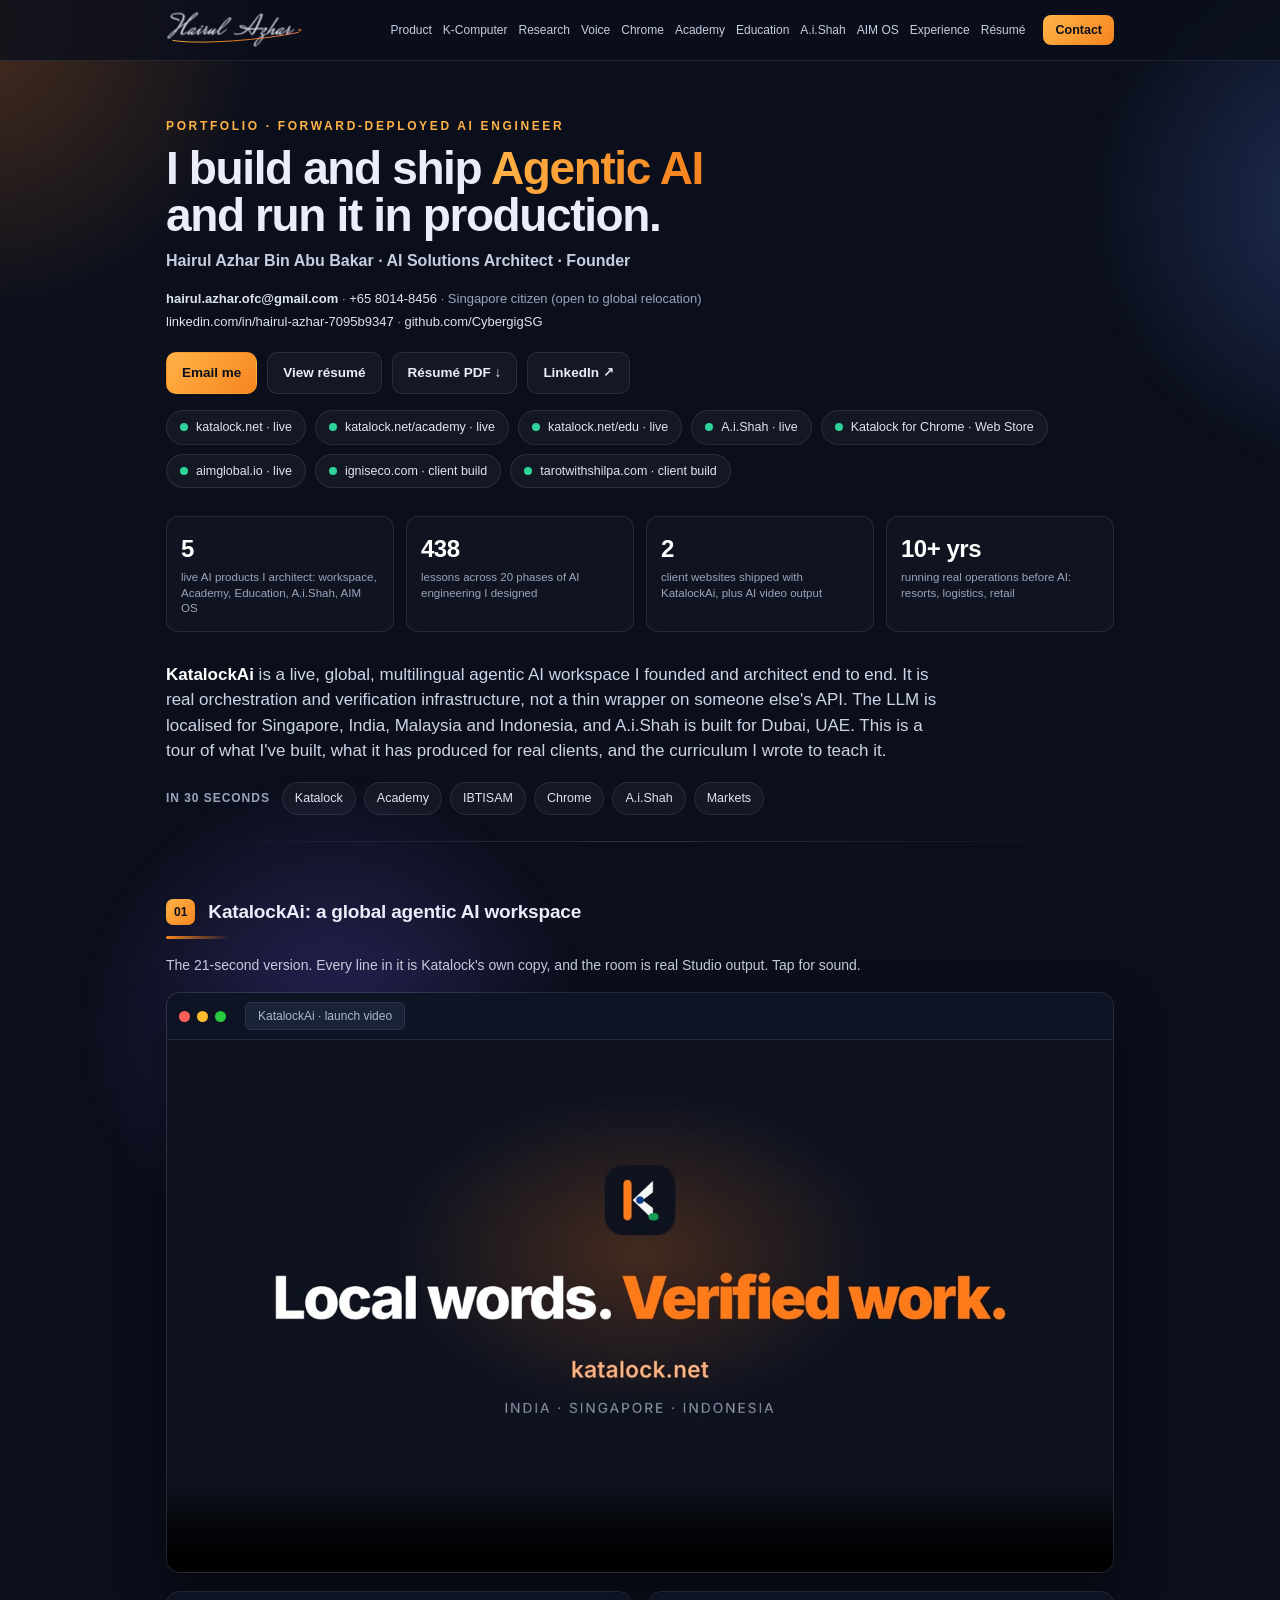
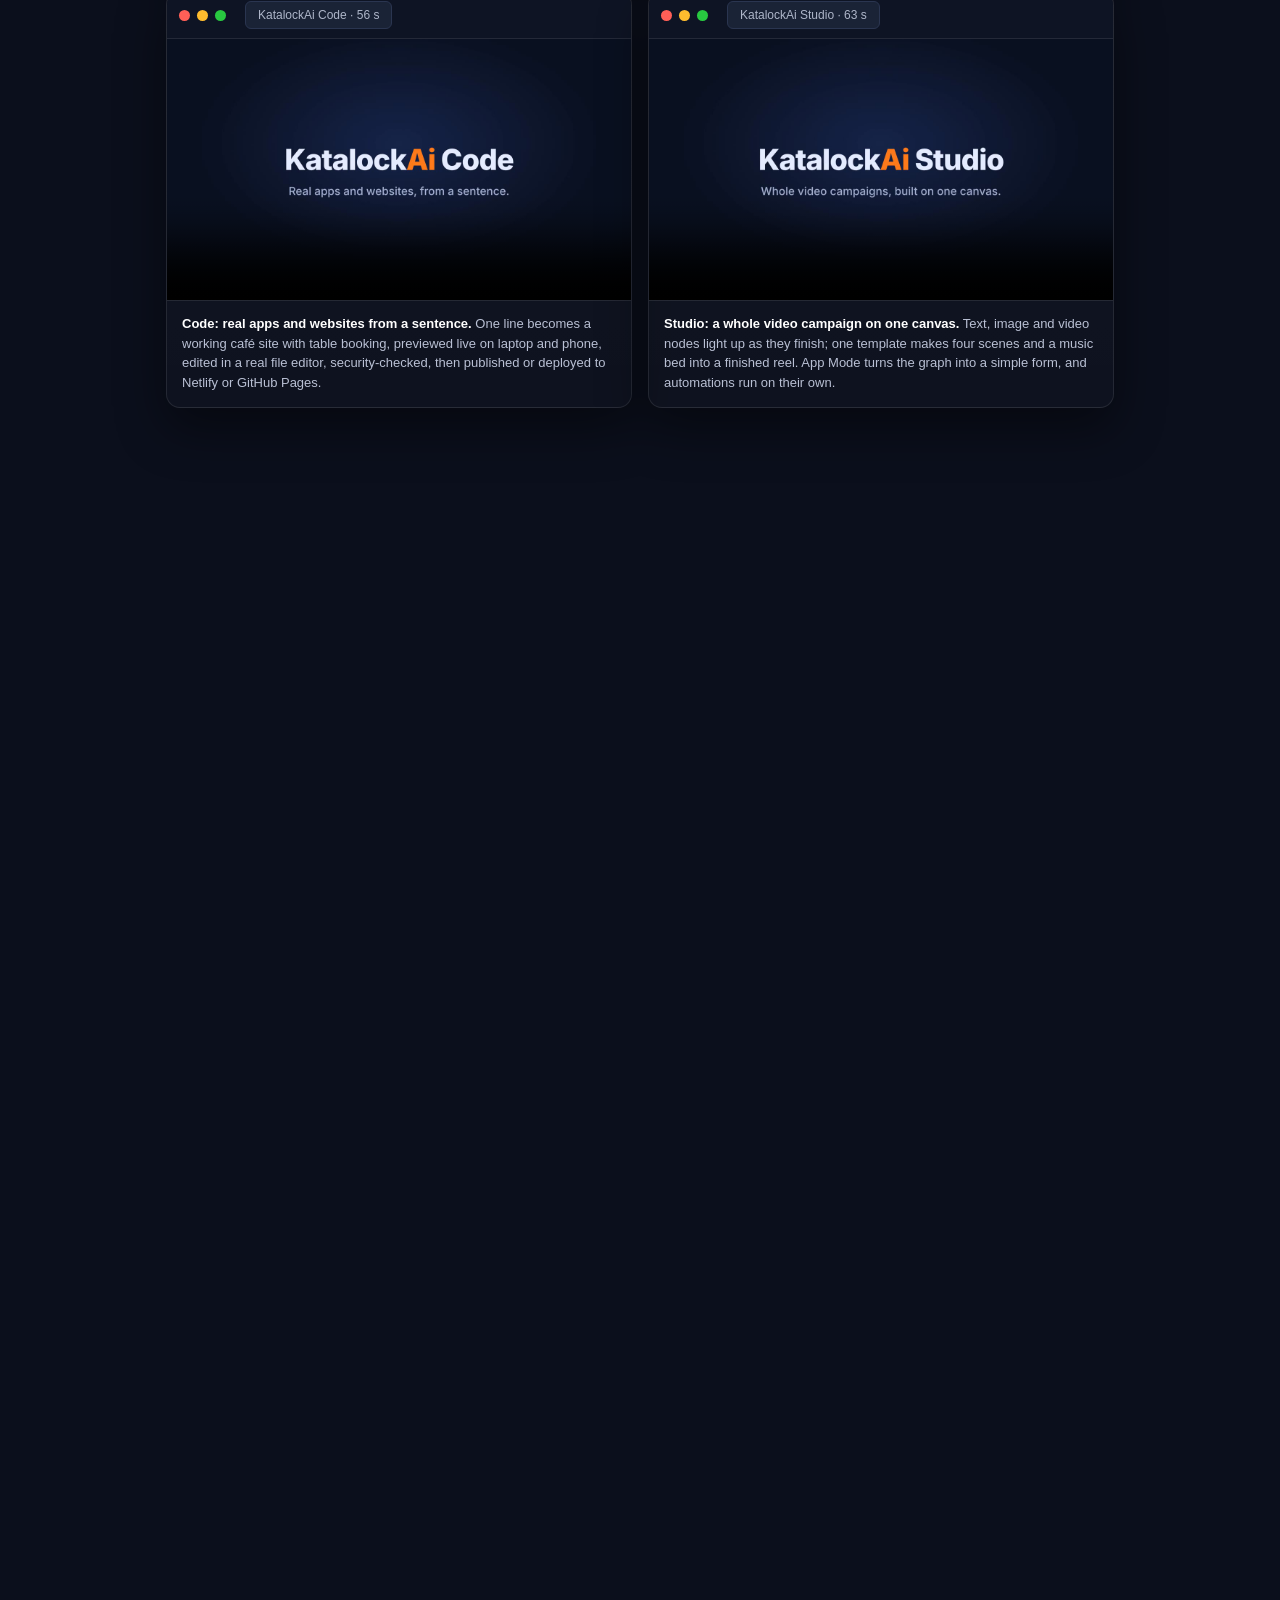
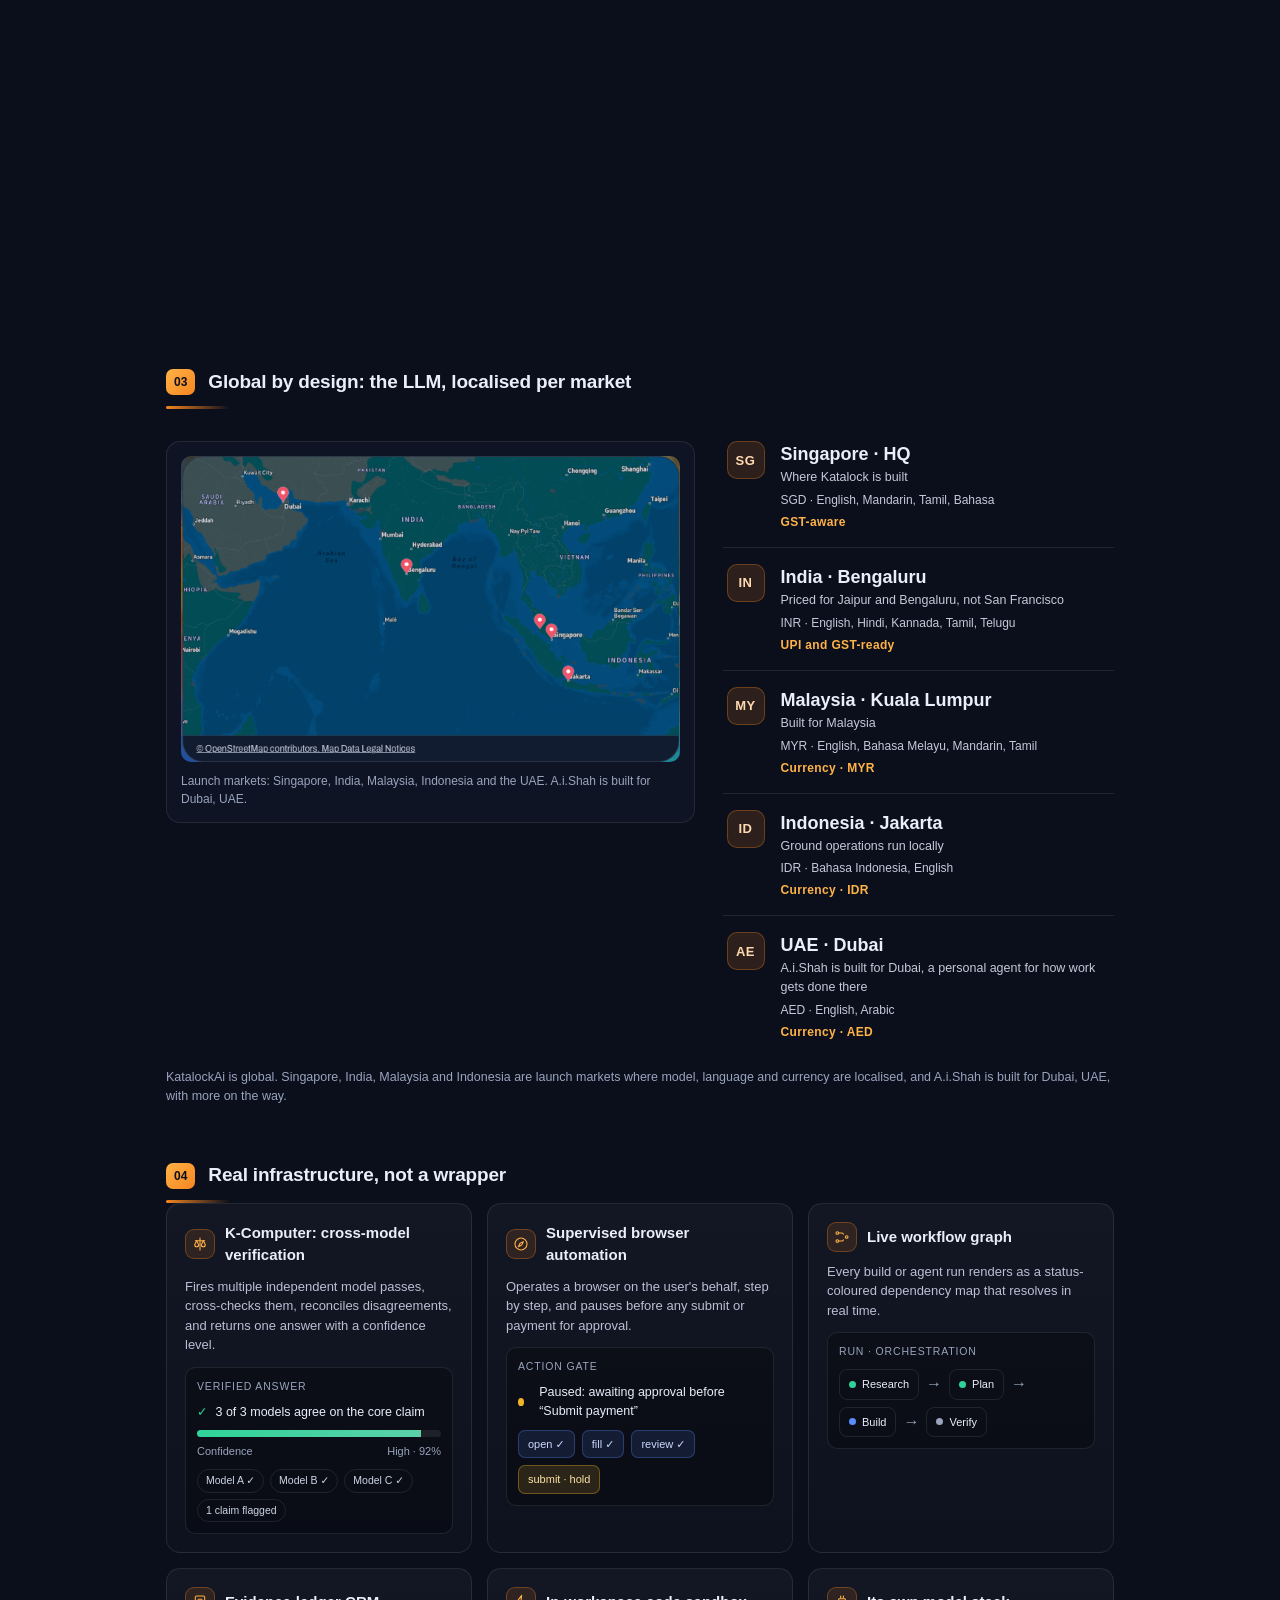
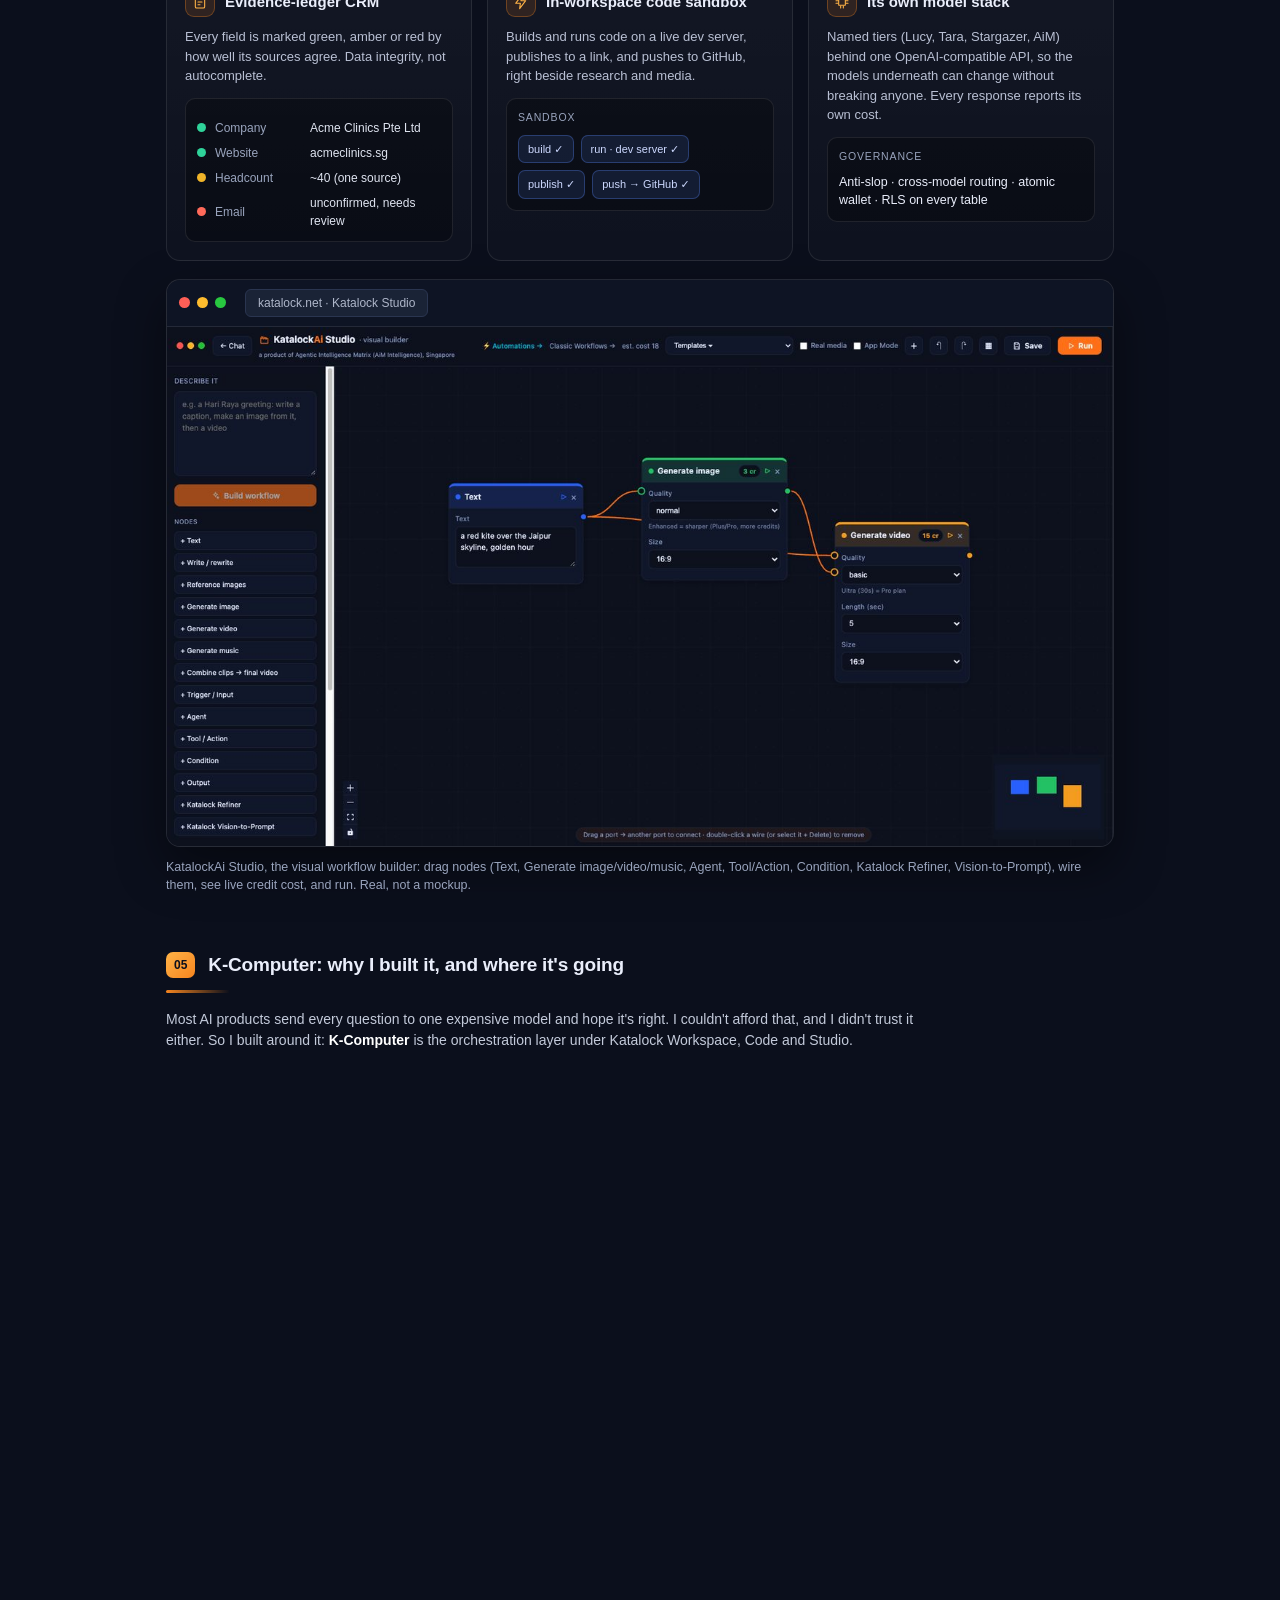
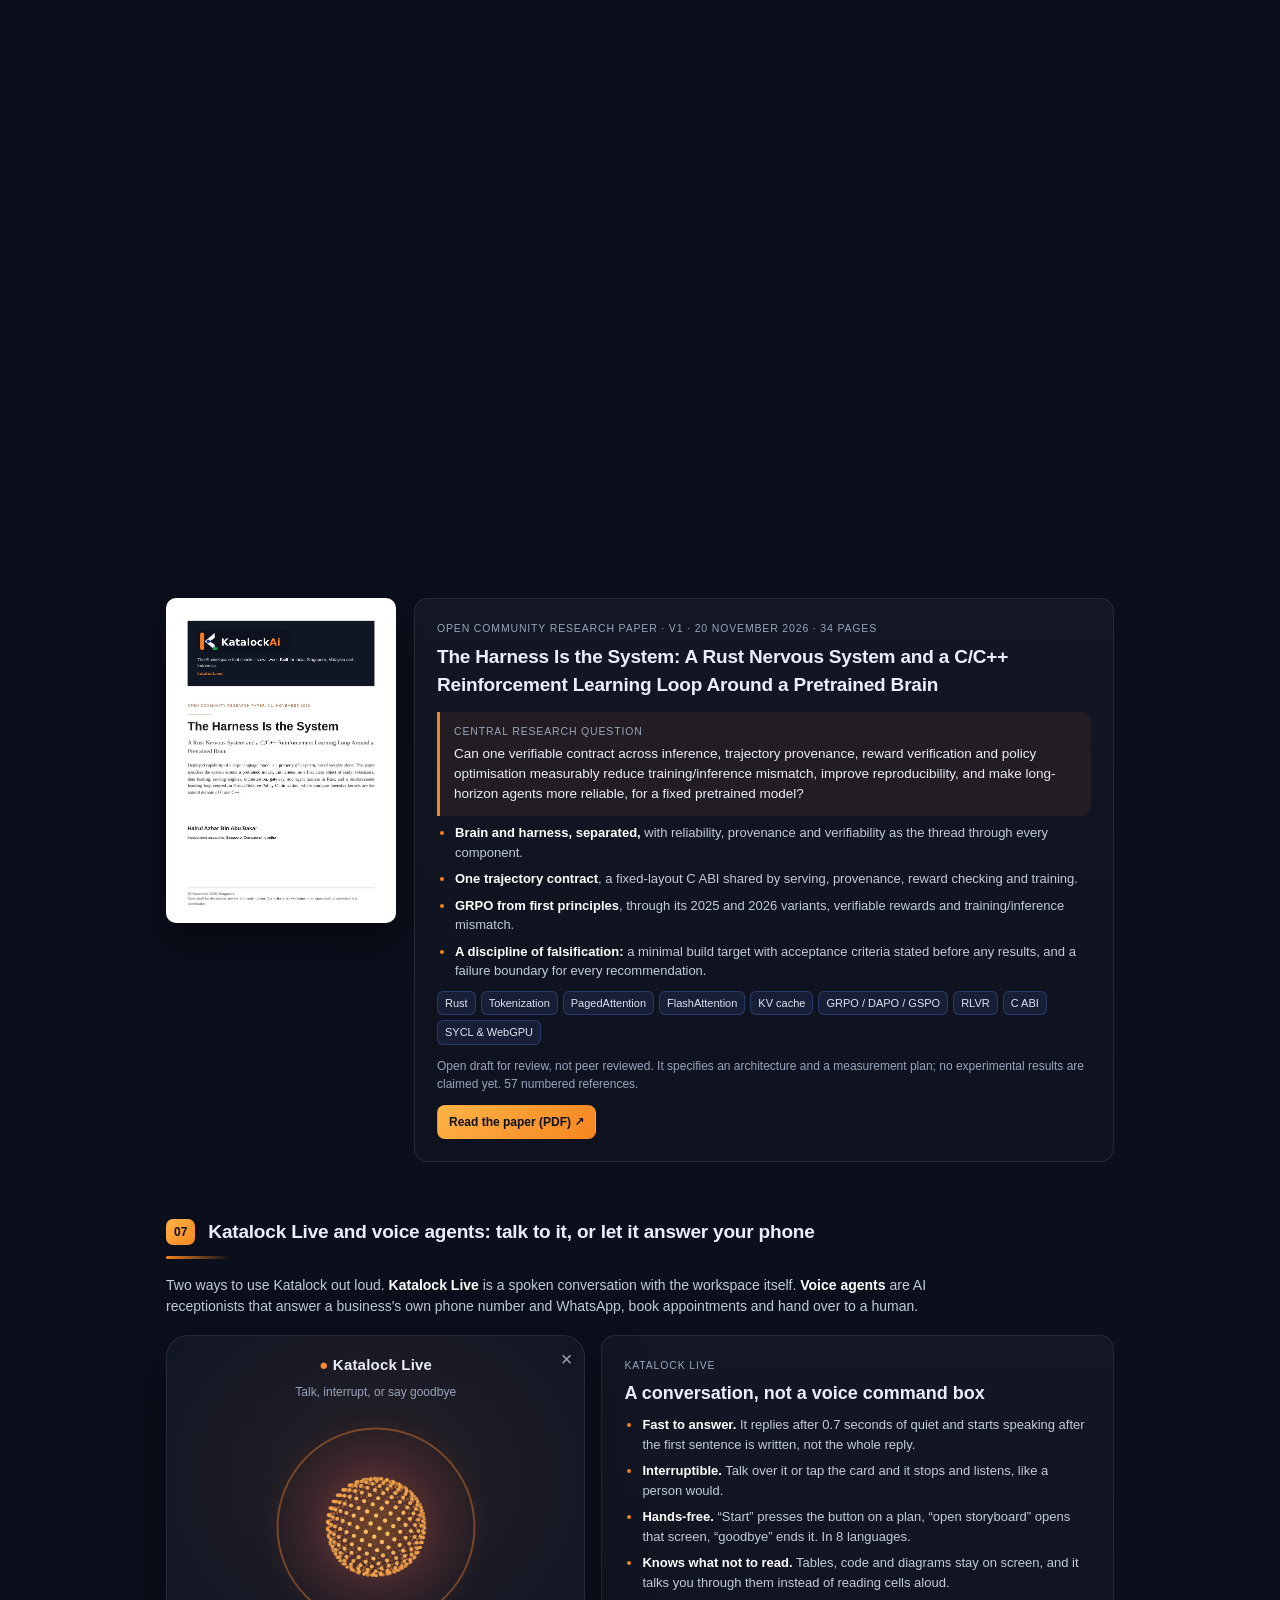
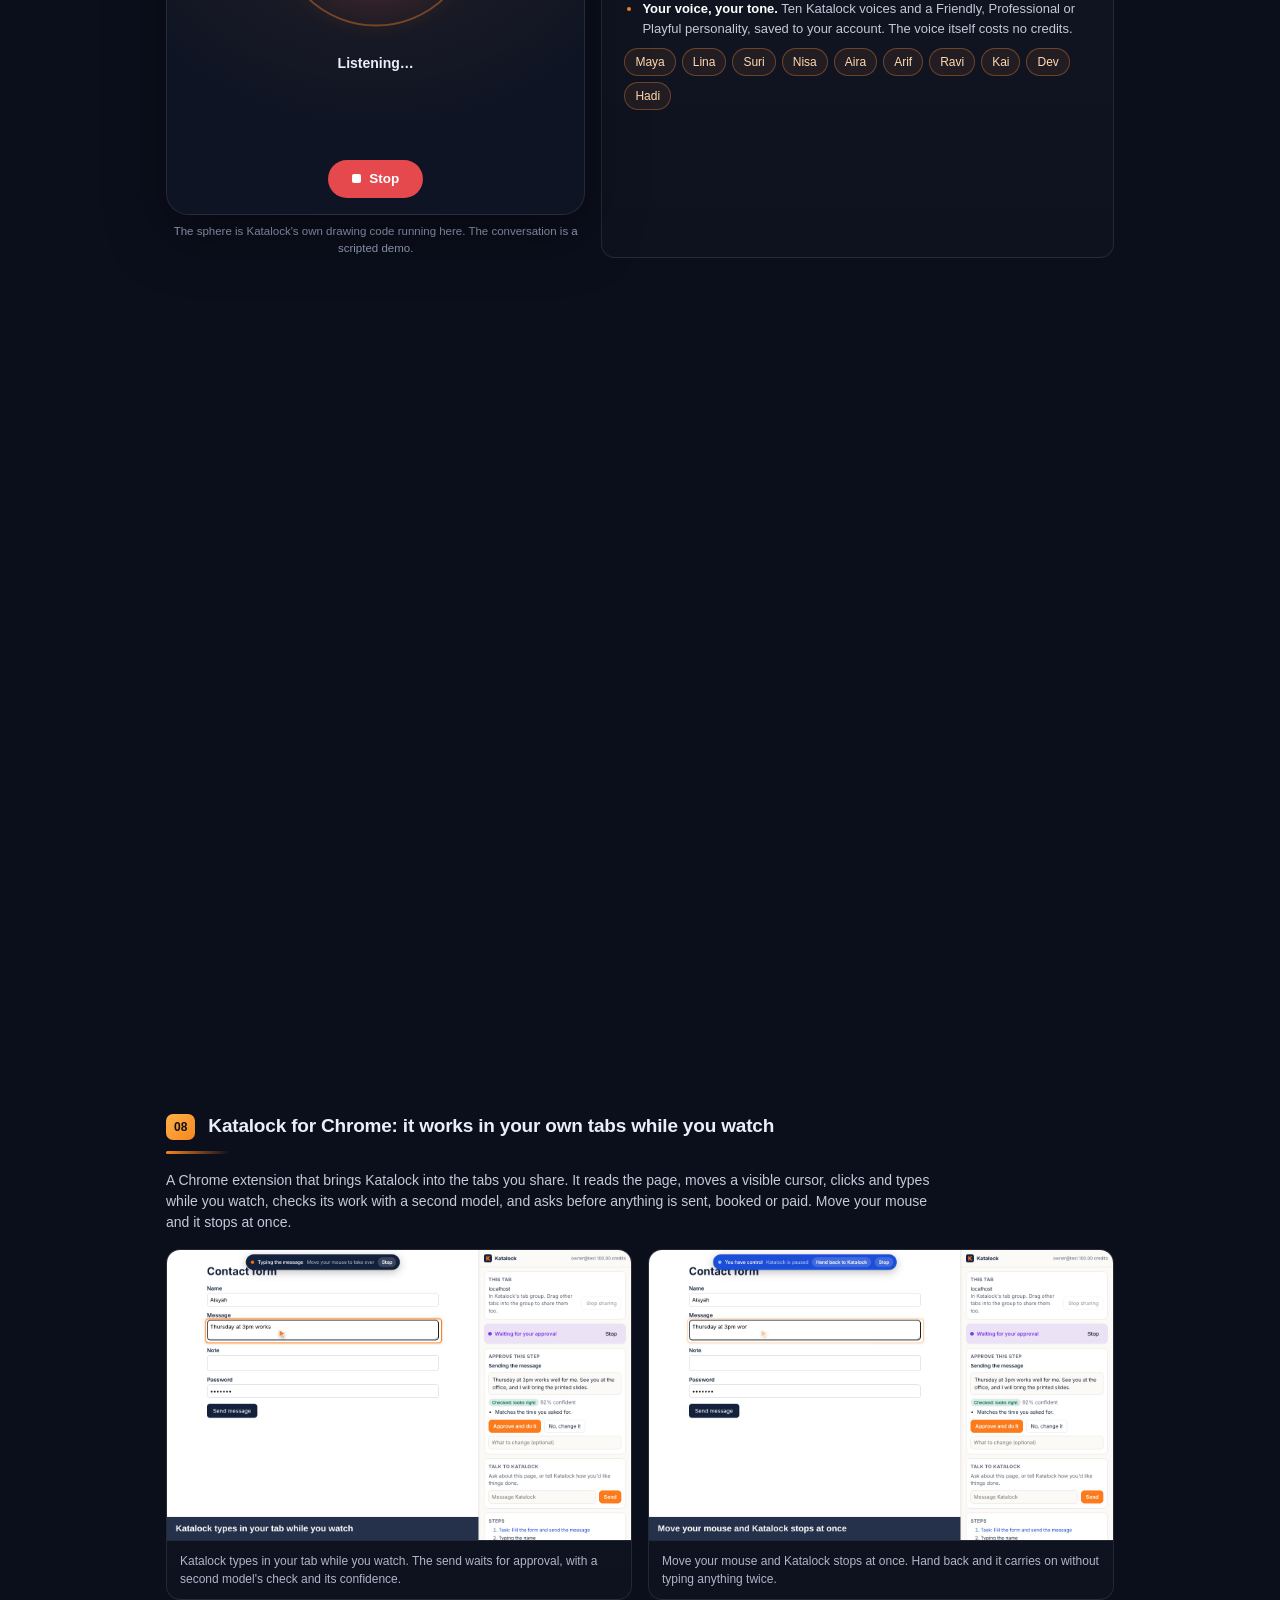
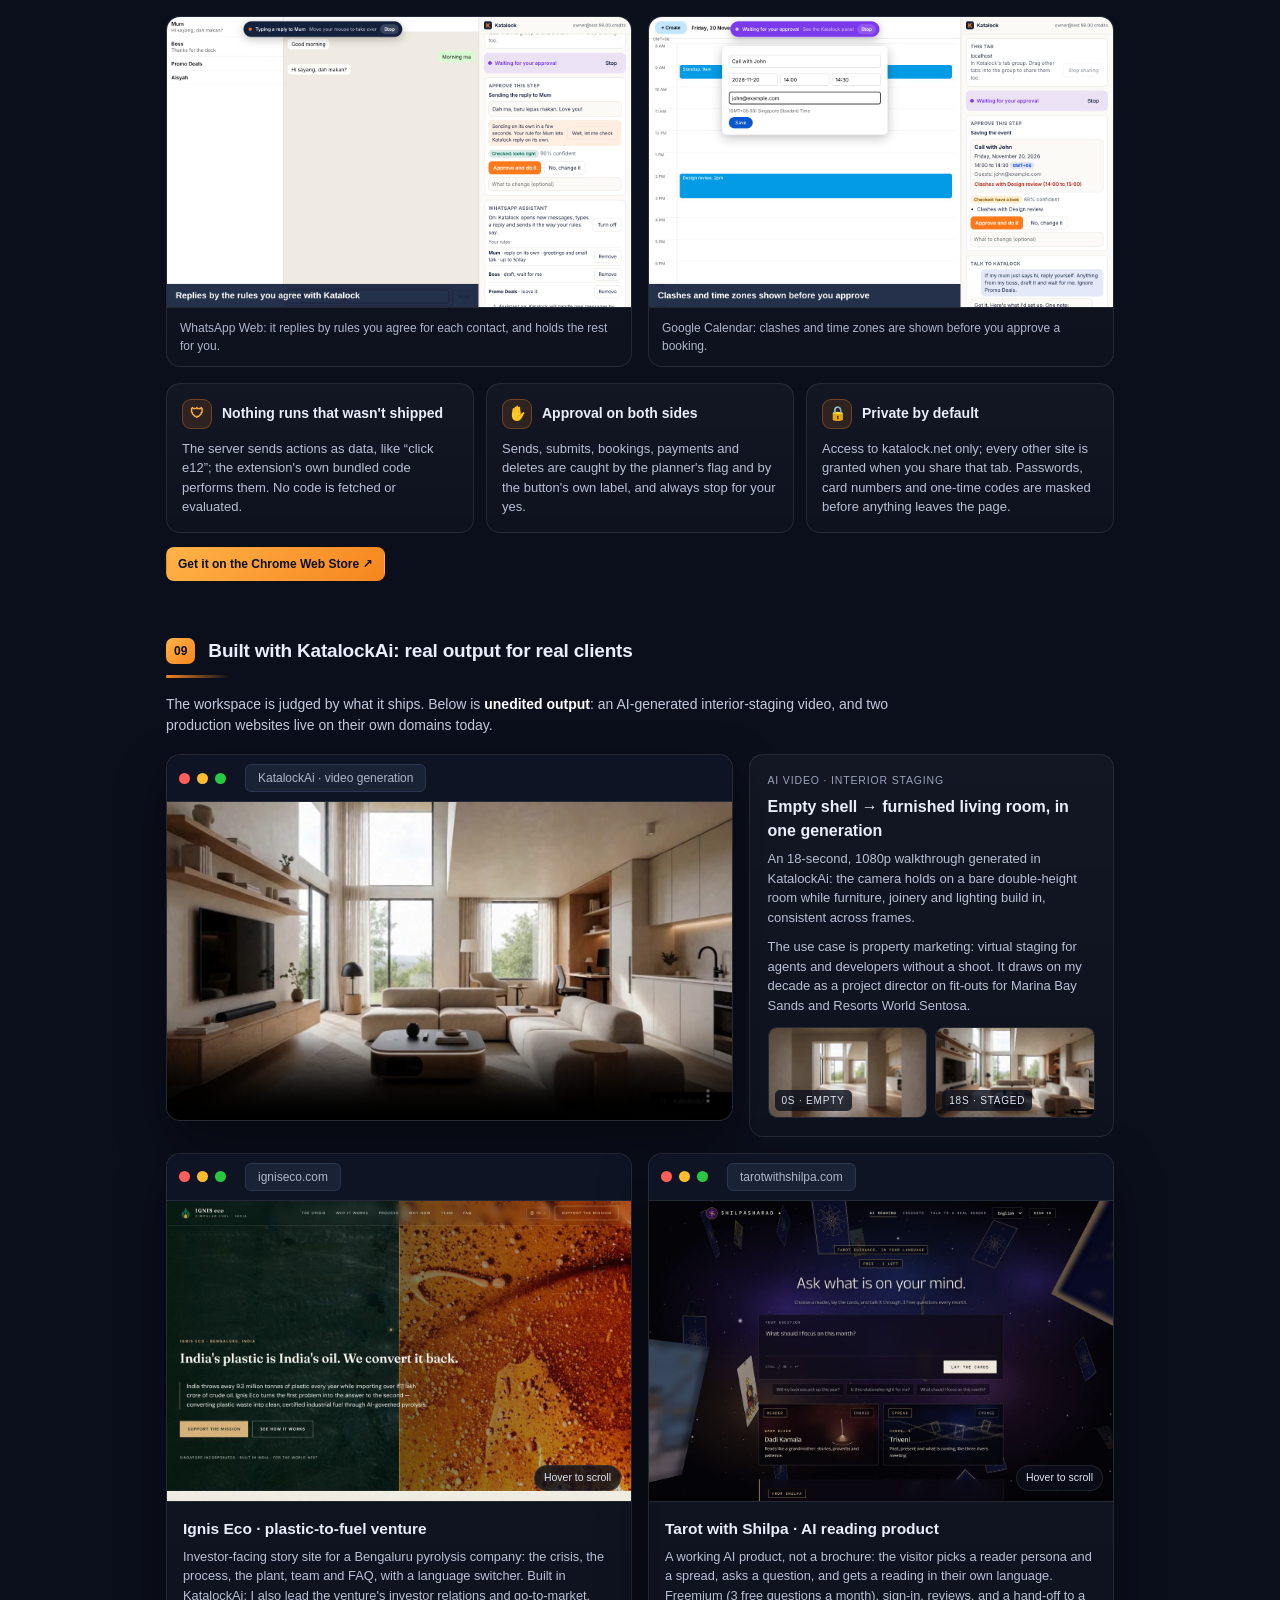
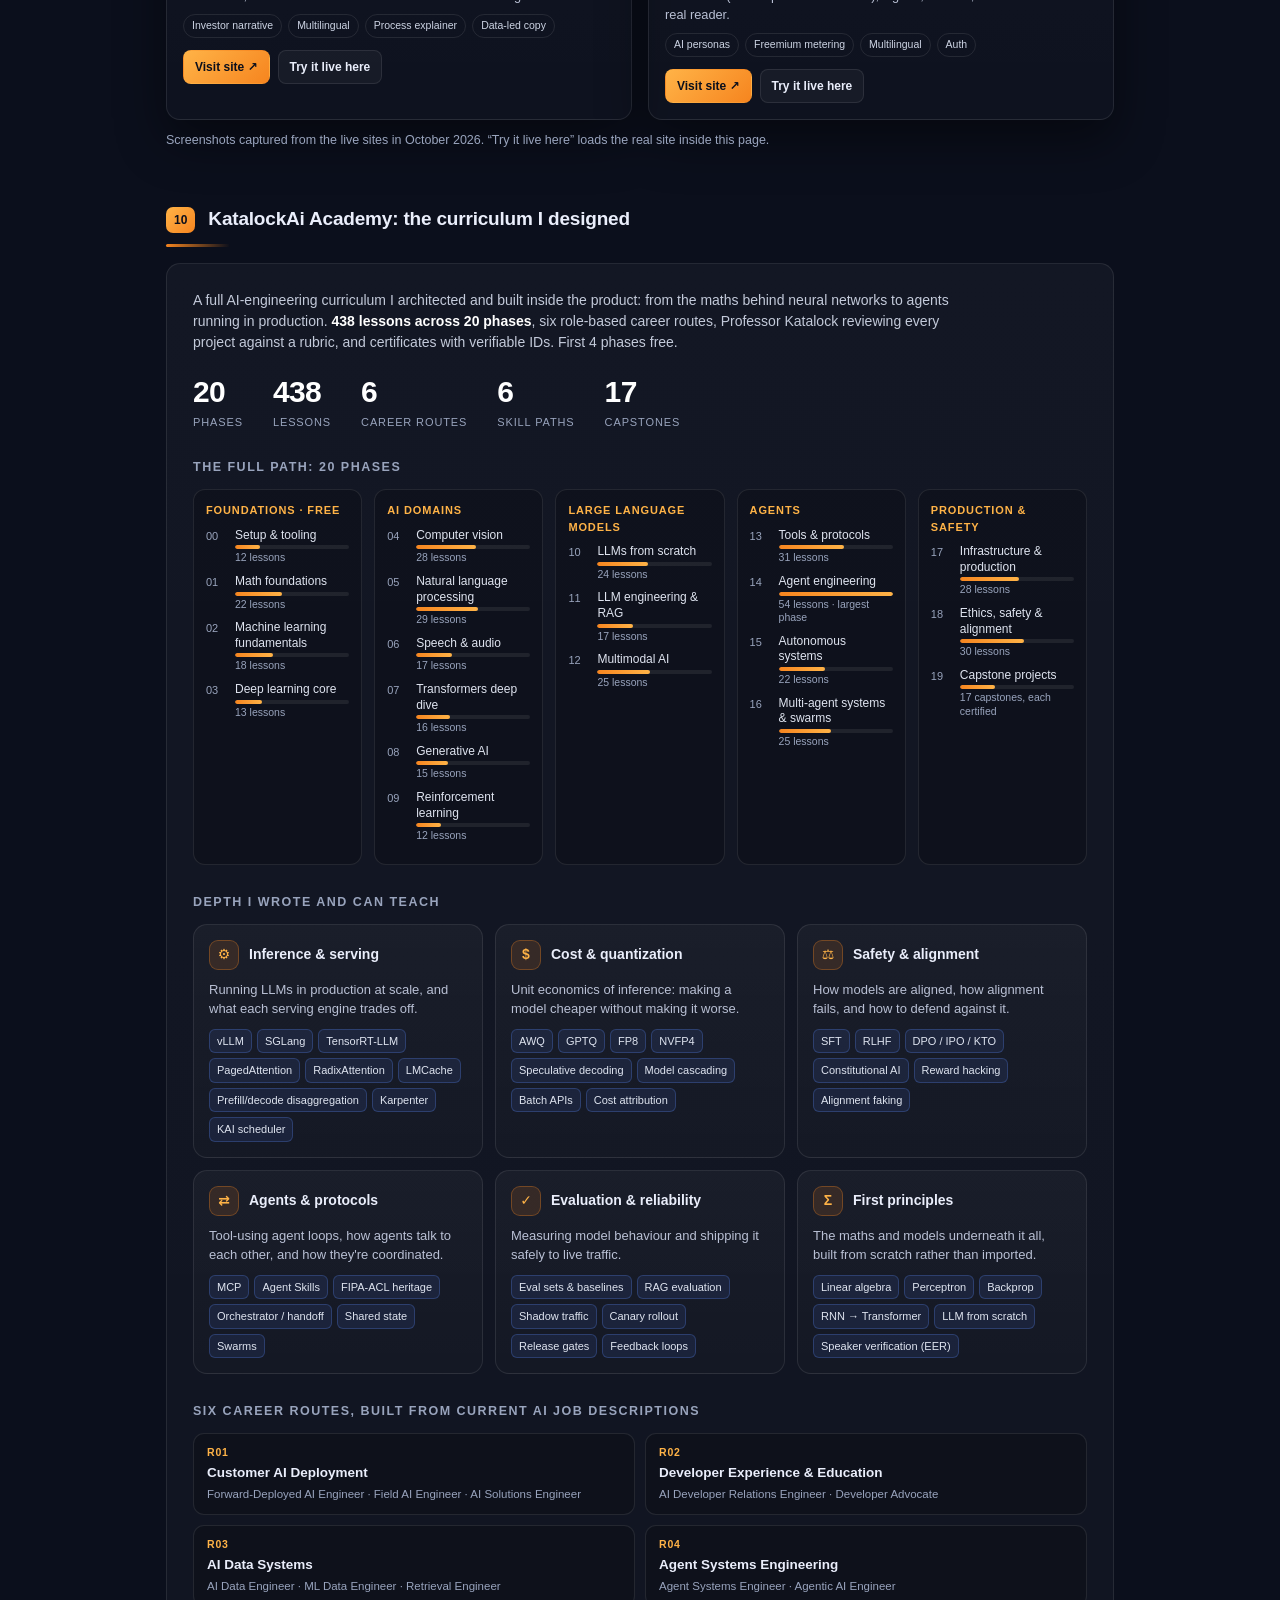
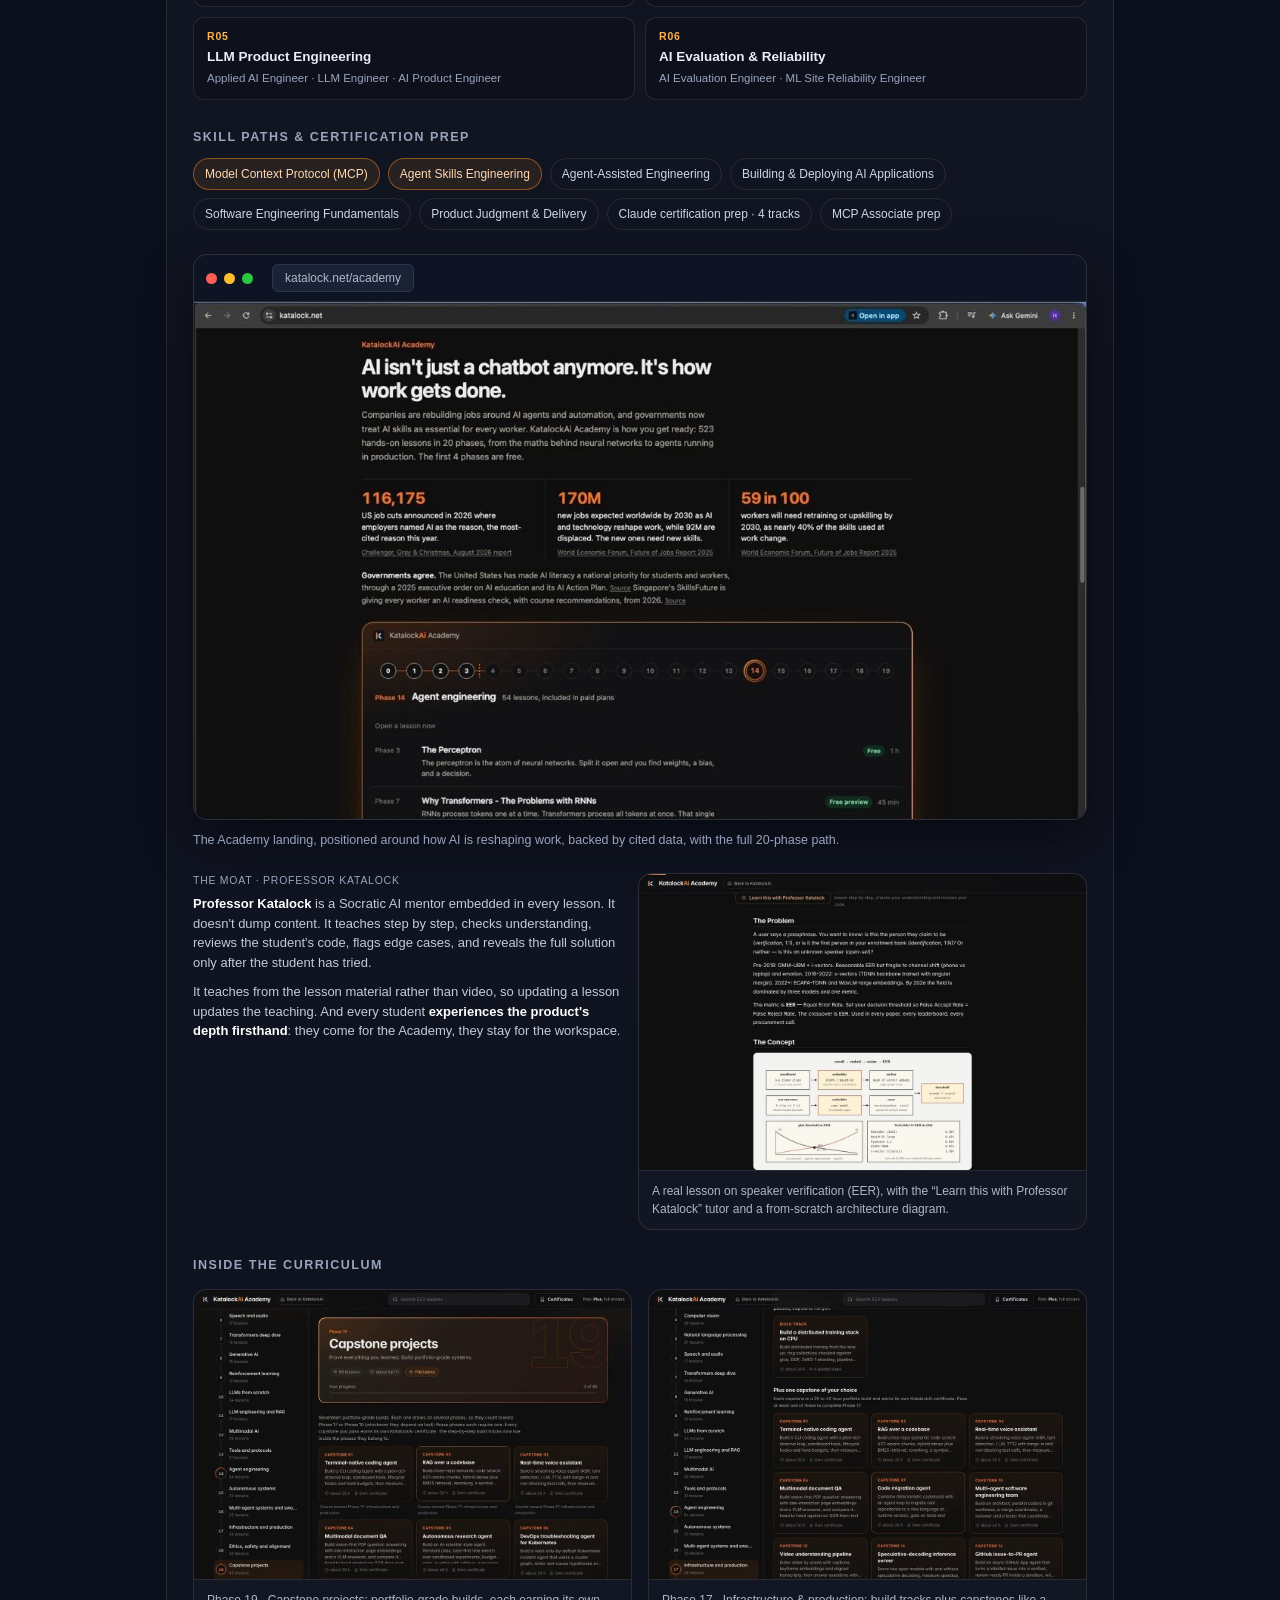
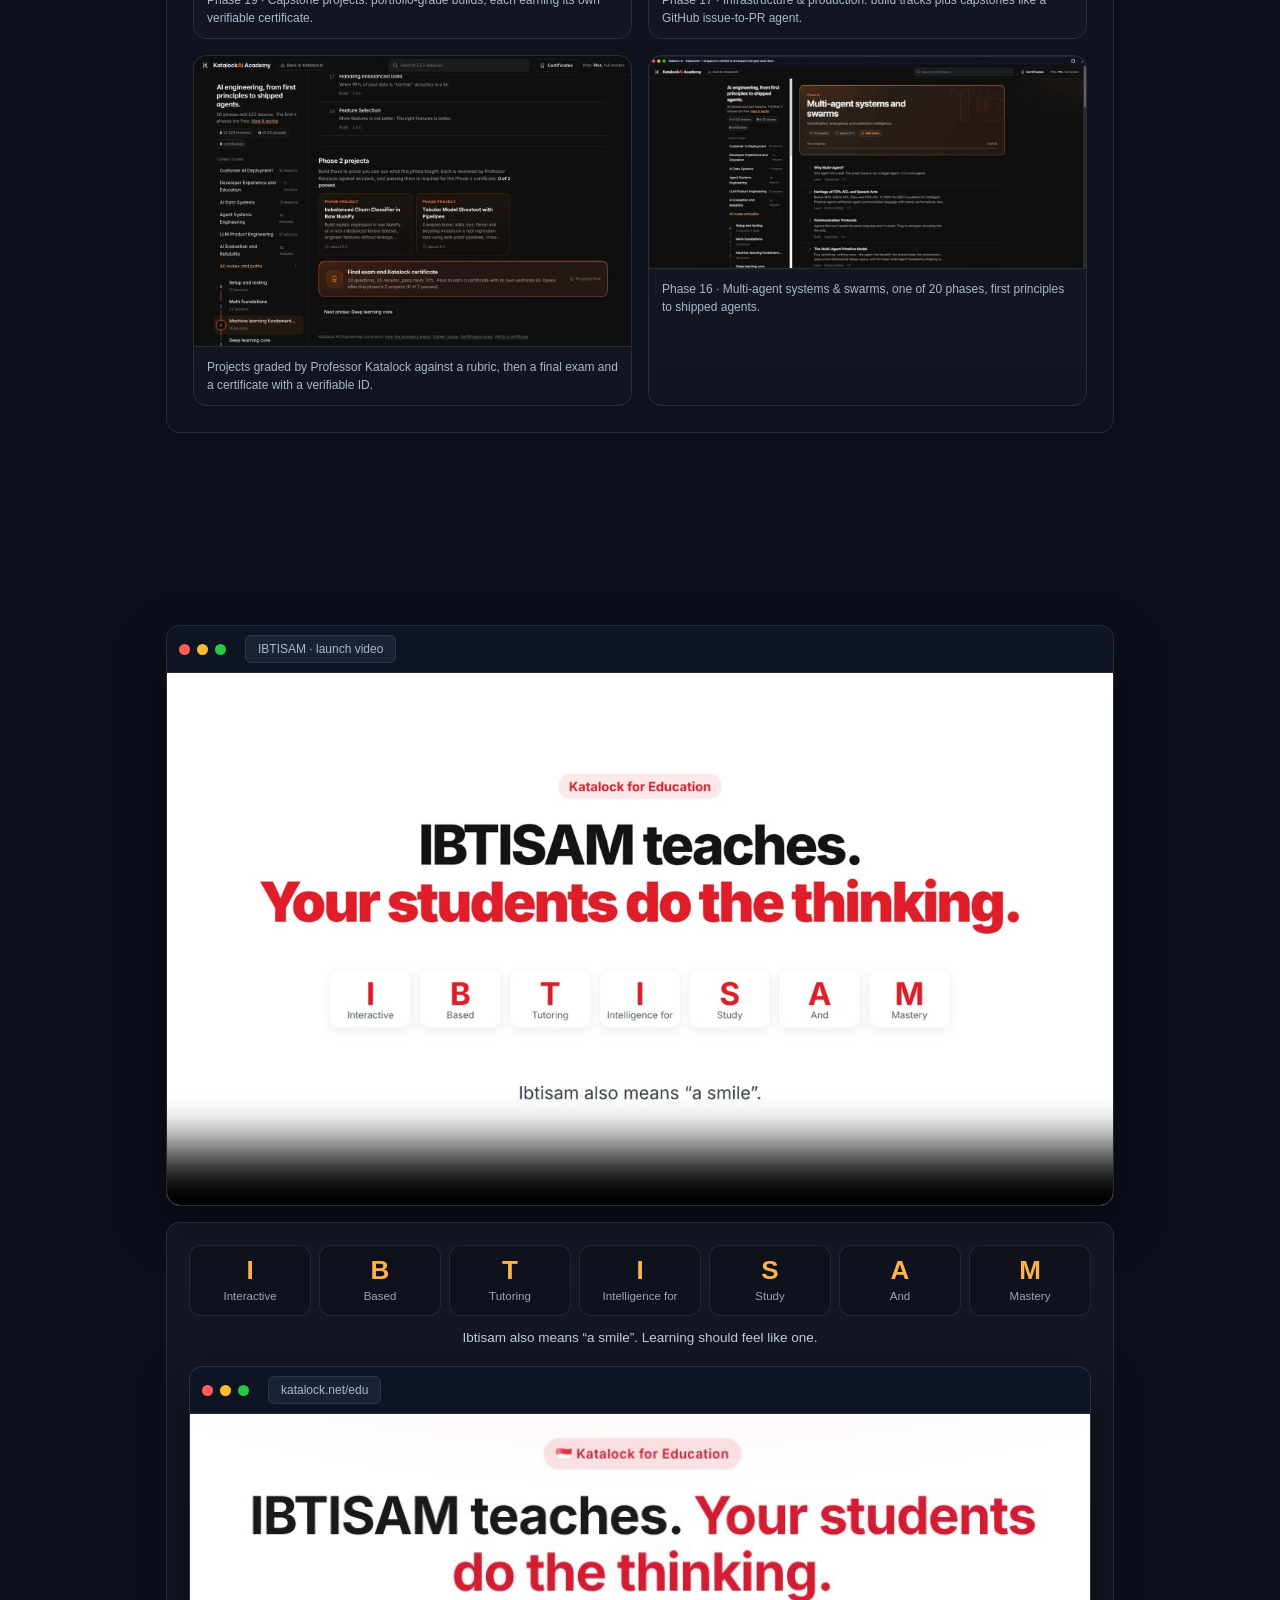
<file: index.html>
<!DOCTYPE html>
<html lang="en">
<head>
<meta charset="utf-8">
<meta name="viewport" content="width=device-width, initial-scale=1">
<title>Hairul Azhar | Forward-Deployed AI Engineer</title>
<meta name="description" content="Hairul Azhar Bin Abu Bakar, Forward-Deployed AI Engineer and founder of KatalockAi, KatalockAi Academy and AIM OS. Agentic AI built, shipped and run in production.">
<meta property="og:title" content="Hairul Azhar | Forward-Deployed AI Engineer">
<meta property="og:description" content="KatalockAi workspace, a 438-lesson AI engineering Academy, IBTISAM for schools, AIM OS, and real client builds.">
<link rel="icon" href="assets/img/favicon.svg" type="image/svg+xml">
<meta property="og:type" content="website">
<meta property="og:url" content="https://hairulazhar.edgeone.dev/">
<meta property="og:image" content="https://hairulazhar.edgeone.dev/assets/img/og-cover.jpg">
<meta property="og:image:width" content="1200">
<meta property="og:image:height" content="630">
<meta property="og:image:alt" content="Hairul Azhar: I build and ship Agentic AI, and run it in production.">
<meta name="twitter:card" content="summary_large_image">
<meta name="twitter:image" content="https://hairulazhar.edgeone.dev/assets/img/og-cover.jpg">
<style>
:root{
  --ink:#0b0f1c; --panel:#141b30; --line:rgba(255,255,255,.09);
  --muted:#99a4bd; --text:#eaeefb; --saffron:#f6851f; --saffron2:#ffb347;
  --blue:#5b8cff; --green:#2fd39a; --amber:#f0b429; --rose:#ff6a5a; --red:#ff5a4d;
}
*{box-sizing:border-box}
html{background:#0b0f1c;scroll-behavior:smooth;scroll-padding-top:70px}
body{margin:0;color:var(--text);background:#0b0f1c;
  font-family:"Helvetica Neue",Helvetica,Arial,"DejaVu Sans",sans-serif;line-height:1.5;-webkit-font-smoothing:antialiased}
a{color:var(--saffron2);text-decoration:none}
img,video{max-width:100%}
svg{display:block}
.wrap{max-width:1020px;margin:0 auto;padding:30px 36px 60px;position:relative;z-index:1}

.aura{display:none}
@media screen{
  .aura{display:block;position:fixed;inset:-20%;z-index:0;filter:blur(10px);pointer-events:none}
  .aura i{position:absolute;border-radius:50%;mix-blend-mode:screen;opacity:.26}
  .aura .a1{width:52vw;height:52vw;left:-8vw;top:-10vw;background:radial-gradient(circle,#f6851f,transparent 62%);animation:drift1 26s ease-in-out infinite}
  .aura .a2{width:48vw;height:48vw;right:-10vw;top:6vw;background:radial-gradient(circle,#5b8cff,transparent 62%);animation:drift2 32s ease-in-out infinite}
  .aura .a3{width:44vw;height:44vw;left:24vw;bottom:-18vw;background:radial-gradient(circle,#7c5cff,transparent 62%);animation:drift3 38s ease-in-out infinite}
  @keyframes drift1{0%,100%{transform:translate(0,0)}50%{transform:translate(6vw,4vw)}}
  @keyframes drift2{0%,100%{transform:translate(0,0)}50%{transform:translate(-5vw,5vw)}}
  @keyframes drift3{0%,100%{transform:translate(0,0)}50%{transform:translate(3vw,-5vw)}}
}

/* top nav */
.topnav{position:sticky;top:0;z-index:20;background:rgba(11,15,28,.78);backdrop-filter:blur(12px);-webkit-backdrop-filter:blur(12px);border-bottom:1px solid var(--line)}
.topnav .in{max-width:1020px;margin:0 auto;padding:11px 36px;display:flex;align-items:center;gap:18px}
.topnav .links{display:flex;gap:11px;margin-left:auto;font-size:12px;flex-wrap:wrap}
.topnav .links a{color:#c6cde0}
.topnav .links a:hover{color:var(--saffron2)}
.topnav .hire{background:linear-gradient(135deg,#ffb347,#f6851f);color:#0b0f1c;font-weight:700;border-radius:8px;padding:6px 12px;font-size:12.5px;white-space:nowrap}

.brandrow{display:flex;align-items:center;gap:11px}
.sig{height:38px;width:auto;display:block}
@media screen and (prefers-reduced-motion:no-preference){
  .topnav .sig .sig-name{opacity:0;animation:sigfade .9s ease .1s forwards}
  .topnav .sig .sig-flourish{stroke-dasharray:520;stroke-dashoffset:520;animation:sigdraw 1.3s ease .6s forwards}
  .topnav .sig .sig-dot{opacity:0;animation:sigfade .4s ease 1.8s forwards}
  @keyframes sigfade{to{opacity:1}}
  @keyframes sigdraw{to{stroke-dashoffset:0}}
}
.livegrid{display:grid;grid-template-columns:.9fr 1.1fr;gap:16px;margin-top:18px;align-items:stretch}
.lcard{border-radius:22px;border:1px solid var(--line);background:radial-gradient(120% 90% at 50% 30%,rgba(255,138,52,.10),transparent 60%),#0e1424;padding:18px 18px 16px;display:flex;flex-direction:column;align-items:center;gap:6px;position:relative;box-shadow:0 20px 60px rgba(0,0,0,.4)}
.lcard .lt{font-weight:700;font-size:15px;letter-spacing:.2px}
.lcard .lt i{font-style:normal;color:#ff8a34}
.lcard .lsub{font-size:12px;color:var(--muted)}
.lcard canvas{display:block;width:240px;height:240px}
.lcard .lstat{font-size:14px;font-weight:600;min-height:20px}
.lcard .lcap{font-size:14px;line-height:1.45;color:#eaeefb;text-align:center;min-height:42px;max-width:340px}
.lcard .lheard{font-size:13px;color:var(--muted);text-align:center;min-height:20px;max-width:340px;font-style:italic}
.lcard .lstop{margin-top:6px;border:none;background:#e5484d;color:#fff;border-radius:999px;padding:9px 24px;font-size:13.5px;font-weight:600;display:inline-flex;align-items:center;gap:8px;font-family:inherit;pointer-events:none}
.lcard .lstop:before{content:"";width:9px;height:9px;border-radius:2px;background:#fff}
.lcard .lx{position:absolute;top:8px;right:12px;color:var(--muted);font-size:20px}
.lnote{font-size:11.5px;color:var(--muted);margin-top:8px;text-align:center}
.flow2{display:flex;align-items:stretch;gap:8px;flex-wrap:wrap;margin-top:12px}
.flow2 .fbox{flex:1 1 150px;border:1px solid var(--line);border-radius:12px;padding:11px 12px;background:rgba(0,0,0,.18)}
.flow2 .fbox b{display:block;font-size:13px;color:#fff;margin-bottom:3px}
.flow2 .fbox span{font-size:12px;color:#c3cada;line-height:1.4;display:block}
.flow2 .fbox.hot{border-color:rgba(246,133,31,.5);background:rgba(246,133,31,.08)}
.flow2 .farr{align-self:center;color:var(--saffron2);font-size:18px}
.actions{display:flex;flex-wrap:wrap;gap:7px;margin-top:12px}
.voicesrow{display:flex;flex-wrap:wrap;gap:6px;margin-top:10px}
.voicesrow span{font-size:12px;border:1px solid rgba(255,138,52,.35);background:rgba(255,138,52,.08);color:#ffd9b0;border-radius:999px;padding:4px 10px}
.kc{display:grid;grid-template-columns:1fr 1.15fr;gap:16px;margin-top:18px}
.kc .panel h4{margin:6px 0 8px;font-size:18px;letter-spacing:-.01em}
.kc .panel p{color:#c3cada;font-size:13.5px;margin:0 0 10px}
.kc .live{border-color:rgba(47,211,154,.35)}
.kc .badge{display:inline-flex;align-items:center;gap:7px;font-size:11px;font-weight:800;letter-spacing:.1em;text-transform:uppercase;border-radius:999px;padding:4px 10px}
.kc .badge.on{color:#9ff0cf;background:rgba(47,211,154,.12);border:1px solid rgba(47,211,154,.35)}
.kc .badge.next{color:#ffd9b0;background:rgba(246,133,31,.12);border:1px solid rgba(246,133,31,.4)}
.kc ul{margin:4px 0 0;padding-left:18px}
.kcl{margin:4px 0 0;padding-left:18px}
.kcl li{color:#c3cada;font-size:13px;margin:7px 0}
.kcl li::marker{color:var(--saffron)}
.kcl li b{color:#fff}
.kc li{color:#c3cada;font-size:13px;margin:6px 0}
.kc li::marker{color:var(--saffron)}
.pyr{display:flex;flex-direction:column;align-items:center;gap:6px;margin:14px 0 6px}
.tier{position:relative;border-radius:10px;padding:10px 14px;text-align:center;border:1px solid rgba(246,133,31,.35);background:linear-gradient(180deg,rgba(246,133,31,.16),rgba(246,133,31,.05))}
.tier b{display:block;font-size:13.5px;color:#fff}
.tier span{display:block;font-size:11.5px;color:#c3cada;margin-top:2px}
.tier .esc{position:absolute;right:-26px;top:50%;transform:translateY(-50%);color:var(--saffron2);font-size:14px}
.tier.t4{width:46%;background:linear-gradient(180deg,rgba(255,179,71,.3),rgba(246,133,31,.12));border-color:rgba(255,179,71,.6)}
.tier.t3{width:64%}.tier.t2{width:82%}.tier.t1{width:100%}
.queen{display:flex;gap:10px;align-items:flex-start;margin-top:12px;font-size:12.8px;color:#c3cada;border:1px dashed rgba(255,255,255,.18);border-radius:10px;padding:10px 12px}
.queen i{font-style:normal;font-size:18px;line-height:1}
.targets{display:flex;flex-wrap:wrap;gap:8px;margin-top:12px}
.targets span{font-size:12px;border:1px solid var(--line);border-radius:999px;padding:5px 10px;color:#dfe4f0}
.targets span b{color:var(--saffron2)}
.tnote{font-size:11.5px;color:var(--muted);margin-top:10px}
.moat{margin-top:16px;display:grid;grid-template-columns:1.2fr 1fr;gap:16px}
.moat blockquote{margin:0;font-size:17px;line-height:1.45;color:#fff;font-weight:600}
.moat blockquote b{color:var(--saffron2)}
.moat .signed{display:flex;align-items:center;gap:12px;margin-top:12px;font-size:12px;color:var(--muted)}
.moat .signed img{height:40px;width:auto}
.founder{display:grid;grid-template-columns:.78fr 1.4fr;gap:16px;margin-top:18px;align-items:stretch}
.fphoto{margin:0;position:relative;border-radius:14px;overflow:hidden;border:1px solid var(--line);box-shadow:0 20px 50px rgba(0,0,0,.45);min-height:320px}
.fphoto img{display:block;width:100%;height:100%;object-fit:cover;object-position:50% 18%;position:absolute;inset:0}
.fphoto figcaption{position:absolute;left:12px;right:12px;bottom:12px;font-size:12px;font-weight:600;color:#fff;background:rgba(11,15,28,.72);backdrop-filter:blur(6px);-webkit-backdrop-filter:blur(6px);border:1px solid rgba(255,255,255,.12);border-radius:9px;padding:7px 10px}
.founder .namecard{grid-column:1/-1;display:grid;grid-template-columns:1fr 1fr;gap:24px}
.founder .namecard .roots{margin-top:0;padding-top:0;border-top:0;padding-left:24px;border-left:1px solid var(--line)}
.letter{padding:24px}
.letter blockquote{margin:0;font-size:21px;line-height:1.3;font-weight:700;letter-spacing:-.01em;color:#fff}
.letter blockquote:before{content:"\201C";color:var(--saffron);font-size:46px;line-height:0;vertical-align:-18px;margin-right:4px}
.letter p{color:#c3cada;font-size:13.5px;margin:14px 0 0}
.letter p b{color:#fff}
.letter .signed{display:flex;align-items:center;gap:14px;margin-top:18px;flex-wrap:wrap}
.letter .signed img{height:52px;width:auto}
.letter .signed span{font-size:12px;color:var(--muted);line-height:1.4}
.namecard{padding:20px}
.namecard .big{font-size:26px;font-weight:800;letter-spacing:-.02em;margin:6px 0 2px}
.namecard .big i{color:var(--saffron2);font-style:normal}
.namecard p{color:#c3cada;font-size:13px;margin:8px 0 0}
.namecard .roots{margin-top:14px;padding-top:14px;border-top:1px solid var(--line)}
.namecard q{display:block;color:#fff;font-size:13.5px;font-style:italic;margin-top:6px;quotes:"\201C" "\201D"}
.matrix{display:grid;grid-template-columns:repeat(4,1fr);gap:12px;margin-top:14px}
.matrix .card{padding:15px}
.matrix .card .t{font-size:14px}
.matrix .card p{font-size:12.5px}
.facts{display:flex;flex-wrap:wrap;gap:8px;margin-top:14px}
.eyebrow{font-size:12px;letter-spacing:.22em;text-transform:uppercase;color:var(--saffron2);font-weight:700;margin:26px 0 10px}
h1{font-size:46px;line-height:1.02;letter-spacing:-.03em;margin:0 0 10px;font-weight:800}
.grad{color:#ff9a3c}
@media screen{.grad{background:linear-gradient(100deg,#ffb347,#f6851f 42%,#ff7a59);background-size:220% 100%;
  -webkit-background-clip:text;background-clip:text;color:transparent;animation:sweep 7s ease-in-out infinite}
  @keyframes sweep{0%,100%{background-position:0% 50%}50%{background-position:100% 50%}}}
.role{color:#c6cde0;font-size:16px;font-weight:600;margin:0 0 14px}
.contact{color:var(--muted);font-size:13px;line-height:1.8}
.contact b{color:#dde3f2;font-weight:600}
.contact a{color:#dde3f2}
.ctas{display:flex;flex-wrap:wrap;gap:10px;margin:18px 0 0}
.btn{display:inline-flex;align-items:center;gap:8px;border-radius:10px;padding:10px 15px;font-size:13.5px;font-weight:700;border:1px solid var(--line);color:#eaeefb;background:rgba(255,255,255,.04);cursor:pointer;font-family:inherit}
.btn:hover{border-color:rgba(246,133,31,.55)}
.btn.pri{background:linear-gradient(135deg,#ffb347,#f6851f);color:#0b0f1c;border-color:transparent}
.btn.sm{padding:7px 11px;font-size:12px;border-radius:8px}
.pills{display:flex;flex-wrap:wrap;gap:9px;margin:16px 0 0}
.pill{display:inline-flex;align-items:center;gap:8px;background:rgba(255,255,255,.04);
  border:1px solid var(--line);border-radius:999px;padding:7px 13px;font-size:12.5px;color:#dfe4f2}
a.pill:hover{border-color:rgba(246,133,31,.5)}
.dot{width:8px;height:8px;border-radius:50%;background:var(--green);flex:none}
@media screen{.dot{animation:pulse 2.2s infinite}
  @keyframes pulse{0%{box-shadow:0 0 0 0 rgba(47,211,154,.55)}70%{box-shadow:0 0 0 7px rgba(47,211,154,0)}100%{box-shadow:0 0 0 0 rgba(47,211,154,0)}}}

.proof{display:grid;grid-template-columns:repeat(4,1fr);gap:12px;margin-top:28px}
.proof div{border:1px solid var(--line);border-radius:12px;padding:14px;background:rgba(255,255,255,.025)}
.proof b{display:block;font-size:24px;letter-spacing:-.02em;color:#fff}
.proof span{font-size:11.5px;color:var(--muted);line-height:1.35;display:block;margin-top:3px}

.lead{font-size:17px;color:#cdd4e6;max-width:780px;margin:30px 0 0}
.lead b{color:#fff}
.rule{height:1px;background:linear-gradient(90deg,transparent,rgba(255,255,255,.14),transparent);margin:26px 0 0}
.jumpstrip{display:flex;flex-wrap:wrap;gap:8px;align-items:center;margin-top:18px}
.jumpstrip span{font-size:12px;color:var(--muted);font-weight:700;letter-spacing:.08em;text-transform:uppercase;margin-right:4px}
.jumpstrip a{font-size:12.5px;color:#dfe4f2;border:1px solid var(--line);border-radius:999px;padding:6px 12px;background:rgba(255,255,255,.04)}
.jumpstrip a:hover{border-color:rgba(246,133,31,.55);color:var(--saffron2)}
.mapwrap{margin-top:16px;border:1px solid var(--line);border-radius:14px;background:#0e1424;padding:14px;overflow:hidden}
.mapwrap .mapcap{font-size:12px;color:var(--muted);margin-top:10px}
.markets-layout{display:grid;grid-template-columns:1.35fr 1fr;gap:28px;align-items:start;margin-top:16px}
.markets-layout .markets{display:flex;flex-direction:column;gap:0}
.markets-layout .mcard{flex:none;display:flex;gap:16px;align-items:flex-start;text-align:left;padding:16px 4px;border:none;border-bottom:1px solid var(--line);border-radius:0;background:none}
.markets-layout .mcard:last-child{border-bottom:none}
.markets-layout .mcard .cbadge{flex:none;width:38px;height:38px;margin:0}
.markets-layout .mcard h4{margin:0;font-size:18px}
.markets-layout .mcard .bf{font-size:12.5px;color:#c3cada}
.markets-layout .mcard .lg{margin-top:4px}
.markets-layout .mcard .cu{margin-top:4px}
@media (max-width:760px){.markets-layout{grid-template-columns:1fr}}

.sec{margin-top:56px}
.sechead{display:flex;align-items:center;gap:13px;margin-bottom:14px}
.secno{font-size:12px;font-weight:800;color:#0b0f1c;background:linear-gradient(135deg,#ffb347,#f6851f);border-radius:7px;padding:4px 8px}
.sectitle{font-size:19px;font-weight:700;letter-spacing:-.01em}
.underline{height:3px;width:64px;border-radius:3px;background:linear-gradient(90deg,#f6851f,transparent);margin:-4px 0 0}
.secintro{color:#c3cada;font-size:14px;margin:16px 0 0;max-width:780px}
.secintro b{color:#fff}

.card,.mcard,.shotwrap,.browser,.acad,.panel{background:linear-gradient(180deg,rgba(255,255,255,.035),rgba(255,255,255,.015));border:1px solid var(--line);border-radius:14px}
.card,.mcard,.shotwrap,.browser{break-inside:avoid}
@media screen{
  .card,.mcard,.shotwrap{transition:transform .25s ease,box-shadow .25s ease,border-color .25s ease}
  .card:hover,.mcard:hover,.shotwrap:hover{transform:translateY(-4px);border-color:rgba(246,133,31,.45);box-shadow:0 18px 40px rgba(0,0,0,.4)}
}
.browser{overflow:hidden;box-shadow:0 20px 50px rgba(0,0,0,.45)}
.bbar{display:flex;align-items:center;gap:7px;padding:9px 12px;background:#0e1424;border-bottom:1px solid var(--line)}
.bbar i{width:11px;height:11px;border-radius:50%;display:inline-block;flex:none}
.bbar .u{margin-left:12px;font-size:12px;color:#aeb6c9;background:#1a2336;border:1px solid #2a3550;border-radius:6px;padding:4px 12px;max-width:340px;overflow:hidden;white-space:nowrap;text-overflow:ellipsis}
.browser img{display:block;width:100%}
.cap{color:var(--muted);font-size:12.5px;margin-top:11px}

.hp{background:#fff;color:#0d1117}
.hp .nav{display:flex;align-items:center;gap:15px;padding:13px 18px;border-bottom:1px solid #eef0f3;font-size:13px;color:#2b3340;flex-wrap:wrap}
.hp .nav a{color:#2b3340}
.hp .nav .brand{font-weight:800;font-size:15px;display:flex;align-items:center;gap:7px}
.hp .nav .brand .ai{color:var(--saffron)}
.hp .nav .brand .km{width:21px;height:21px;border-radius:6px;background:#0d1117;color:#fff;display:flex;align-items:center;justify-content:center;font-weight:900;font-size:11px}
.hp .nav .cur{color:var(--saffron);font-weight:600}
.hp .nav .sp{flex:1}
.hp .nav .b{border:1px solid #d8dce3;border-radius:7px;padding:5px 10px;font-size:12px}
.hp .nav .b.dk{background:#0d1117;color:#fff;border-color:#0d1117}
.hp .body{padding:30px 20px 34px;text-align:center}
.hp .fp{display:inline-block;background:#f4f6f9;border:1px solid #e7eaef;border-radius:999px;padding:6px 13px;font-size:12.5px;color:#2b3340;font-weight:600}
.hp .kk{color:#6b7686;font-size:12px;letter-spacing:.05em;margin:14px 0 6px;font-weight:600}
.hp h3{font-size:40px;line-height:1.05;margin:2px 0 0;letter-spacing:-.03em;font-weight:800}
.hp h3 .dn{color:var(--red)}
.hp .sub{color:#5b6472;font-size:14px;margin:13px auto 0;max-width:430px}
.tb{margin:22px auto 0;max-width:520px;border:1px solid #e3e7ee;border-radius:14px;padding:15px;text-align:left;box-shadow:0 8px 22px rgba(13,17,23,.07)}
.tb .ph{color:#9099a6;font-size:13.5px}
.tb .row{display:flex;align-items:center;gap:8px;margin-top:15px}
.chip{border:1px solid #e3e7ee;border-radius:999px;padding:5px 11px;font-size:12px;color:#39414f;background:#fbfcfd}
.tb .snd{margin-left:auto;width:30px;height:30px;border-radius:8px;background:#0d1117;color:#fff;display:flex;align-items:center;justify-content:center}
.ex{display:flex;gap:9px;justify-content:center;flex-wrap:wrap;margin-top:15px}

.markets{display:flex;gap:14px;flex-wrap:wrap}
.mcard{flex:1 1 220px;padding:18px;text-align:center;position:relative;overflow:hidden}
.mcard .cbadge{width:38px;height:38px;border-radius:10px;background:rgba(246,133,31,.14);border:1px solid rgba(246,133,31,.32);color:#ffd9b0;font-weight:800;font-size:13px;display:flex;align-items:center;justify-content:center;margin:0 auto 8px;letter-spacing:.04em}
.mcard h4{margin:4px 0 2px;font-size:17px}
.mcard .bf{color:var(--muted);font-size:12.5px}
.mcard .lg{color:#c3cada;font-size:12px;margin-top:9px;line-height:1.5}
.mcard .cu{color:var(--saffron2);font-size:12px;margin-top:7px;font-weight:600;letter-spacing:.03em}

.grid{display:flex;flex-wrap:wrap;gap:15px}
.card{flex:1 1 300px;padding:18px}
.card .t{font-weight:700;font-size:15px;display:flex;align-items:center;gap:10px}
.card .t .ic{width:30px;height:30px;border-radius:9px;background:rgba(246,133,31,.13);border:1px solid rgba(246,133,31,.32);color:var(--saffron2);display:flex;align-items:center;justify-content:center;flex:none}
.card p{color:#b9c0d4;font-size:13px;margin:10px 0 0}
.mini{margin-top:12px;background:rgba(0,0,0,.28);border:1px solid var(--line);border-radius:10px;padding:11px}
.lbl{font-size:10.5px;letter-spacing:.08em;text-transform:uppercase;color:var(--muted)}
.verline{display:flex;align-items:center;gap:8px;margin-top:8px;font-size:12.5px}
.tick{color:var(--green);font-weight:800}
.conf{margin-top:9px;height:7px;border-radius:5px;background:rgba(255,255,255,.08);overflow:hidden}
.conf>i{display:block;height:100%;width:92%;background:linear-gradient(90deg,#2fd39a,#5bd1a8)}
.confrow{display:flex;justify-content:space-between;font-size:11px;color:var(--muted);margin-top:6px}
.tags{display:flex;gap:6px;margin-top:9px;flex-wrap:wrap}
.tag{font-size:10.5px;color:#cdd4e4;border:1px solid var(--line);border-radius:999px;padding:3px 8px}
.flow{display:flex;align-items:center;gap:7px;flex-wrap:wrap;margin-top:9px}
.node{font-size:11px;padding:6px 9px;border-radius:8px;border:1px solid var(--line);display:flex;align-items:center;gap:6px}
.node .s{width:7px;height:7px;border-radius:50%}
.s.done{background:var(--green)}.s.run{background:var(--blue)}.s.wait{background:var(--muted)}
.arr{color:var(--muted)}
.led{display:flex;flex-direction:column;gap:7px;margin-top:9px}
.led .r{display:flex;align-items:center;gap:9px;font-size:12px}
.led .f{color:var(--muted);width:86px}.led .v{color:#dfe4f0;flex:1}
.led .b{width:9px;height:9px;border-radius:50%}
.b.g{background:var(--green)}.b.a{background:var(--amber)}.b.r{background:var(--rose)}
.seq{display:flex;gap:7px;flex-wrap:wrap;margin-top:9px}
.st{font-size:11px;padding:5px 9px;border-radius:7px;background:rgba(91,140,255,.12);border:1px solid rgba(91,140,255,.3);color:#cdd9ff}
.idot{width:8px;height:8px;border-radius:50%;background:var(--amber);display:inline-block;margin-right:7px;vertical-align:middle}

/* built with KatalockAi */
.brag video{display:block;width:100%;aspect-ratio:16/9;background:#0f1320}
.paper{display:grid;grid-template-columns:230px 1fr;gap:18px;margin-top:16px;align-items:start}
.paper-cover{display:block;border-radius:10px;overflow:hidden;border:1px solid var(--line);box-shadow:0 18px 40px rgba(0,0,0,.45);background:#fff;transition:transform .25s ease}
.paper-cover:hover{transform:translateY(-4px)}
.paper-cover img{display:block;width:100%}
.paper .rq{margin:12px 0 4px;padding:12px 14px;border-left:3px solid var(--saffron);background:rgba(246,133,31,.07);border-radius:0 10px 10px 0;color:#eaeefb;font-size:13.5px;line-height:1.5}
.paper .rq .lbl{display:block;margin-bottom:4px}
.paper-note{font-size:12px;color:var(--muted);margin:12px 0 0}
.aishah-grid{display:grid;grid-template-columns:1fr 1fr;gap:16px;margin-top:16px;align-items:start}
.aishah-grid video{display:block;width:100%;aspect-ratio:1/1;background:#0f1320}
.demos{display:grid;grid-template-columns:1fr 1fr;gap:16px;margin-top:18px}
.demos figure{margin:0;display:flex;flex-direction:column}
.demos video{display:block;width:100%;aspect-ratio:16/9;background:#0f1320}
.demos figcaption{padding:13px 15px 15px;font-size:13px;color:#b9c0d4;line-height:1.5;border-top:1px solid var(--line)}
.demos figcaption b{color:#fff}
.showreel{display:grid;grid-template-columns:1.55fr 1fr;gap:16px;margin-top:18px;align-items:start}
.showreel video{display:block;width:100%;aspect-ratio:16/9;background:#000;object-fit:cover}
.showreel .side{padding:18px}
.showreel .side h4{margin:0 0 6px;font-size:16px}
.showreel .side p{color:#b9c0d4;font-size:13px;margin:0 0 10px}
.ba{display:grid;grid-template-columns:1fr 1fr;gap:8px;margin-top:12px}
.ba figure{margin:0;position:relative;border-radius:9px;overflow:hidden;border:1px solid var(--line)}
.ba img{display:block;width:100%}
.ba figcaption{position:absolute;left:6px;bottom:6px;font-size:10px;letter-spacing:.08em;text-transform:uppercase;background:rgba(11,15,28,.8);padding:3px 7px;border-radius:5px;color:#dfe4f2}
.sites{display:grid;grid-template-columns:1fr 1fr;gap:16px;margin-top:16px}
.site{display:flex;flex-direction:column}
.site .view{position:relative;height:300px;overflow:hidden;background:#0e1424}
.site .view img{position:absolute;left:0;top:0;width:100%;height:auto;transform:translateY(0)}
@media screen and (prefers-reduced-motion:no-preference){
  .site .view img{transition:transform 6s ease-in-out}
  .site .view:hover img{transform:translateY(calc(-100% + 300px))}
}
.site .view iframe{position:absolute;inset:0;width:100%;height:100%;border:0;background:#fff}
.site .hint{position:absolute;right:10px;bottom:10px;font-size:10.5px;background:rgba(11,15,28,.82);border:1px solid var(--line);border-radius:999px;padding:4px 9px;color:#dfe4f2;pointer-events:none}
.site .meta{padding:15px 16px 16px;border-top:1px solid var(--line)}
.site .meta h4{margin:0;font-size:15.5px;display:flex;align-items:center;gap:8px}
.site .meta p{color:#b9c0d4;font-size:12.8px;margin:7px 0 0}
.site .acts{display:flex;gap:8px;margin-top:12px;flex-wrap:wrap}

/* academy */
.acad{padding:26px}
.stats{display:flex;gap:30px;flex-wrap:wrap;margin:6px 0 18px}
.stat .big{font-size:30px;font-weight:800;color:#fff;letter-spacing:-.02em}
.stat .cap2{font-size:11px;letter-spacing:.08em;text-transform:uppercase;color:var(--muted)}
.routes{display:flex;gap:8px;flex-wrap:wrap}
.route{font-size:12px;border:1px solid var(--line);border-radius:999px;padding:6px 11px;color:#cfd6e6}
.route.hot{border-color:rgba(246,133,31,.5);color:#ffd9b0;background:rgba(246,133,31,.1)}
.subh{font-size:12.5px;letter-spacing:.12em;text-transform:uppercase;color:var(--muted);margin:28px 0 12px;font-weight:700}
.bands{display:grid;grid-template-columns:repeat(5,1fr);gap:12px}
.band{border:1px solid var(--line);border-radius:12px;padding:12px;background:rgba(0,0,0,.18)}
.band .bh{font-size:11px;letter-spacing:.08em;text-transform:uppercase;color:var(--saffron2);font-weight:700;margin-bottom:9px}
.phz{display:grid;grid-template-columns:22px 1fr;gap:2px 7px;margin-bottom:9px;font-size:12px;color:#dfe4f0;line-height:1.3}
.phz .n{color:var(--muted);font-variant-numeric:tabular-nums;font-size:11px;padding-top:1px}
.phz .bar{grid-column:2;height:4px;border-radius:3px;background:rgba(255,255,255,.07);overflow:hidden}
.phz .bar i{display:block;height:100%;background:linear-gradient(90deg,#f6851f,#ffb347);border-radius:3px}
.phz .c{grid-column:2;font-size:10.5px;color:var(--muted)}
.deep{display:grid;grid-template-columns:repeat(3,1fr);gap:12px}
.deep .card{padding:15px}
.deep .card .t{font-size:14px}
.kw{display:flex;flex-wrap:wrap;gap:5px;margin-top:10px}
.kw span{font-size:11px;color:#dfe4f0;background:rgba(91,140,255,.1);border:1px solid rgba(91,140,255,.26);border-radius:6px;padding:3px 7px}
.rtable{display:grid;grid-template-columns:repeat(2,1fr);gap:10px}
.rrow{border:1px solid var(--line);border-radius:11px;padding:11px 13px;background:rgba(0,0,0,.16)}
.rrow .rn{font-size:10.5px;color:var(--saffron2);font-weight:800;letter-spacing:.08em}
.rrow .rt{font-weight:700;font-size:13.5px;margin-top:2px}
.rrow .rr{font-size:11.5px;color:var(--muted);margin-top:3px}
.paths{display:flex;flex-wrap:wrap;gap:8px}
.profshot{display:flex;gap:16px;flex-wrap:wrap;margin-top:24px}
.profshot .txt{flex:1 1 300px}
.profshot .fig{flex:1 1 320px}
.who{font-size:10.5px;letter-spacing:.07em;text-transform:uppercase;color:var(--muted);margin-bottom:5px}
.profshot .txt p{color:#c3cada;font-size:13px;margin:0 0 10px}
.shotwrap{overflow:hidden}
.shotwrap img{display:block;width:100%}
.shotwrap .c{padding:11px 13px;font-size:12px;color:#aeb6c9;border-top:1px solid var(--line)}
.galh{font-size:12.5px;letter-spacing:.12em;text-transform:uppercase;color:var(--muted);margin:26px 0 2px;font-weight:700}
.gal{display:flex;flex-wrap:wrap;gap:16px;margin-top:14px}
.gal .shotwrap{flex:1 1 320px}

/* AIM OS */
.panel{padding:22px}
.acro{display:flex;flex-wrap:wrap;gap:8px}
.acro span{flex:1 1 90px;text-align:center;border:1px solid var(--line);border-radius:12px;padding:10px 6px;background:rgba(0,0,0,.18);font-size:11.5px;color:var(--muted)}
.acro b{display:block;font-size:26px;color:var(--saffron2);line-height:1.1;margin-bottom:3px}
.acro-sub{color:#c3cada;font-size:13.5px;margin:12px 0 0;text-align:center}
.steps{display:grid;grid-template-columns:repeat(3,1fr);gap:12px;margin-top:16px}
.steps .card{padding:15px}
.steps .card p{font-size:12.8px}
.kpis{display:grid;grid-template-columns:repeat(4,1fr);gap:12px;margin-bottom:16px}
.kpis div{border:1px solid var(--line);border-radius:12px;padding:13px;background:rgba(0,0,0,.18)}
.kpis b{display:block;font-size:26px;color:#fff;letter-spacing:-.02em}
.kpis span{font-size:11px;letter-spacing:.07em;text-transform:uppercase;color:var(--muted)}

/* experience */
.tl{position:relative;margin-top:18px;padding-left:22px}
.tl:before{content:"";position:absolute;left:5px;top:6px;bottom:6px;width:2px;background:linear-gradient(180deg,#f6851f,rgba(91,140,255,.4),transparent)}
.job{position:relative;margin-bottom:18px;break-inside:avoid}
.job:before{content:"";position:absolute;left:-22px;top:6px;width:12px;height:12px;border-radius:50%;background:#0b0f1c;border:2px solid var(--saffron)}
.job.ops:before{border-color:var(--blue)}
.job .jh{display:flex;justify-content:space-between;gap:12px;flex-wrap:wrap}
.job .jt{font-weight:700;font-size:14.5px}
.job .jt span{color:var(--muted);font-weight:500}
.job .jd{font-size:12px;color:var(--muted);white-space:nowrap}
.job p{color:#b9c0d4;font-size:13px;margin:4px 0 0;max-width:820px}
.job p b{color:#fff;font-weight:600}
.bridge{margin-top:8px;border:1px dashed rgba(246,133,31,.4);border-radius:12px;padding:13px 15px;color:#d9dfee;font-size:13.5px;background:rgba(246,133,31,.05)}

.two{display:grid;grid-template-columns:1fr 1fr;gap:16px}
.list{margin:0;padding:0;list-style:none}
.list li{font-size:13px;color:#c3cada;padding:7px 0;border-bottom:1px solid var(--line)}
.list li:last-child{border-bottom:0}
.list li b{color:#fff;font-weight:600}

.cta{margin-top:56px;padding:30px;border-radius:16px;border:1px solid rgba(246,133,31,.35);background:radial-gradient(120% 140% at 0% 0%,rgba(246,133,31,.16),transparent 60%),linear-gradient(180deg,rgba(255,255,255,.04),rgba(255,255,255,.01))}
.cta h2{margin:0;font-size:28px;letter-spacing:-.02em}
.cta p{color:#c3cada;margin:8px 0 0;font-size:14.5px;max-width:640px}

footer{margin-top:44px;border-top:1px solid var(--line);padding-top:24px;color:var(--muted);font-size:12.5px}
footer a{color:#c6cde0}
footer a:hover{color:var(--saffron2)}
footer .ft{display:flex;justify-content:space-between;align-items:flex-start;gap:20px;flex-wrap:wrap}
footer .ft .sig{height:44px}
footer .ftag{font-size:12.5px;color:var(--muted);margin-top:8px;max-width:340px;border:0;padding:0}
footer .cols{display:flex;gap:36px;flex-wrap:wrap}
footer .col{display:flex;flex-direction:column;gap:6px}
footer .col .lbl{margin-bottom:2px}
footer .fb{display:flex;justify-content:space-between;gap:12px;flex-wrap:wrap;margin-top:22px;padding-top:16px;border-top:1px solid var(--line);font-size:11.5px;color:#7f879b}

/* lightbox */
img.zoom{cursor:zoom-in}
.lb{border:0;padding:0;margin:auto;background:transparent;max-width:min(1200px,94vw);width:94vw;max-height:94vh;overflow:visible;color:var(--text)}
.lb::backdrop{background:rgba(5,8,16,.88);backdrop-filter:blur(4px);-webkit-backdrop-filter:blur(4px)}
.lb .frame{max-height:84vh;overflow:auto;border-radius:12px;border:1px solid var(--line);background:#0e1424;box-shadow:0 30px 80px rgba(0,0,0,.6)}
.lb img{display:block;width:100%;height:auto}
.lb .bar{display:flex;align-items:center;gap:10px;margin-top:10px;font-size:13px;color:#c6cde0}
.lb .bar .cap{margin:0;flex:1;color:#c6cde0;font-size:13px}
.lb .bar .count{color:var(--muted);font-size:12px;white-space:nowrap}
.lb button{font-family:inherit;cursor:pointer;border:1px solid var(--line);background:rgba(255,255,255,.06);color:#eaeefb;border-radius:9px;width:38px;height:38px;font-size:18px;line-height:1;flex:none}
.lb button:hover{border-color:rgba(246,133,31,.6)}
.lb .x{position:absolute;top:-46px;right:0}
.lb .tall{font-size:11.5px;color:var(--muted)}

@media screen{
  html.js .reveal{opacity:0;transform:translateY(18px);transition:opacity .6s ease,transform .6s ease}
  html.js .reveal.in{opacity:1;transform:none}
}
@media (prefers-reduced-motion:reduce){
  .aura,.grad,.dot{animation:none!important}
  html.js .reveal{opacity:1!important;transform:none!important;transition:none!important}
  html{scroll-behavior:auto}
}
@media (max-width:860px){
  .paper{grid-template-columns:1fr}
  .paper-cover{max-width:240px}
  .aishah-grid{grid-template-columns:1fr}
  .demos{grid-template-columns:1fr}
  .livegrid{grid-template-columns:1fr}
  .flow2 .farr{display:none}
  .kc,.moat{grid-template-columns:1fr}
  .tier .esc{display:none}
  .founder{grid-template-columns:1fr}
  .fphoto{min-height:0;aspect-ratio:4/5}
  .founder .namecard{grid-template-columns:1fr}
  .founder .namecard .roots{padding-left:0;border-left:0;padding-top:14px;border-top:1px solid var(--line)}
  .steps{grid-template-columns:1fr}
  .matrix{grid-template-columns:1fr 1fr}
  .bands{grid-template-columns:repeat(2,1fr)}
  .deep{grid-template-columns:1fr 1fr}
  .showreel,.sites,.two{grid-template-columns:1fr}
  .proof,.kpis{grid-template-columns:repeat(2,1fr)}
  .topnav .links{display:none}
  .topnav .hire{margin-left:auto}
}
@media (max-width:560px){
  .wrap{padding:22px 16px 48px}
  .topnav .in{padding:10px 16px}
  h1{font-size:34px}
  .hp h3{font-size:28px}
  .deep,.rtable,.matrix{grid-template-columns:1fr}
  .letter blockquote{font-size:18px}
  .sig{height:32px}
  .bands{grid-template-columns:1fr}
  .acad,.panel,.cta{padding:18px}
  .site .view{height:240px}
  .bbar .u{max-width:190px}
}
@page{size:A4;margin:12mm 11mm}
@media print{
  .topnav,.aura,.site .acts,.site .hint,.ctas{display:none!important}
  .wrap{max-width:none;padding:0}
  .sec{margin-top:24px}
  .browser,.card,.mcard,.shotwrap,.acad{box-shadow:none}
  h1{font-size:38px}
}
</style>
</head>
<body>
<div class="aura"><i class="a1"></i><i class="a2"></i><i class="a3"></i></div>

<nav class="topnav">
  <div class="in">
    <a class="brandrow" href="#top" aria-label="Hairul Azhar, back to top"><svg class="sig" xmlns="http://www.w3.org/2000/svg" viewBox="-9.7 -80.9 474.3 132.7" role="img" aria-label="Hairul Azhar">
  <defs><linearGradient id="sg" x1="0" x2="1" y1="0" y2="0"><stop offset="0" stop-color="#ffb347"/><stop offset=".55" stop-color="#f6851f"/><stop offset="1" stop-color="#ff7a59"/></linearGradient></defs>
  <g class="sig-name" fill="#eaeefb" stroke="#eaeefb" stroke-width="1.1" stroke-linejoin="round"><path d="M101.5 -73.2Q101.5 -68.8 93.2 -61.7Q84.9 -54.6 69.60000000000001 -44.400000000000006Q60.300000000000004 -31.900000000000002 53.85000000000001 -20.5Q47.400000000000006 -9.1 47.400000000000006 -4.7Q47.400000000000006 -0.30000000000000004 49.900000000000006 -0.30000000000000004Q51.7 -0.30000000000000004 54.85 -2.2Q58.0 -4.1000000000000005 60.2 -6.0L62.400000000000006 -7.9Q63.0 -8.6 63.5 -8.6Q64.0 -8.6 64.0 -8.200000000000001Q64.0 -5.6000000000000005 57.6 -1.8000000000000003Q51.2 2.0 48.0 2.0Q41.900000000000006 2.0 41.900000000000006 -2.75Q41.900000000000006 -7.5 46.7 -17.0Q51.5 -26.5 59.1 -37.4Q42.6 -26.700000000000003 34.4 -21.200000000000003Q23.8 -6.7 13.3 3.9500000000000006Q2.8000000000000003 14.600000000000001 -1.4000000000000001 14.600000000000001Q-3.7 14.600000000000001 -3.7 12.9Q-3.7 7.300000000000001 4.85 -0.7999999999999998Q13.4 -8.9 28.6 -19.5Q38.0 -32.9 44.35 -44.95Q50.7 -57.0 50.7 -62.5Q50.7 -68.8 44.400000000000006 -70.2Q39.5 -71.4 34.15 -71.4Q28.8 -71.4 25.65 -71.1Q22.5 -70.8 18.7 -69.95Q14.9 -69.10000000000001 12.55 -67.2Q10.200000000000001 -65.3 10.200000000000001 -62.6Q10.200000000000001 -59.5 15.650000000000002 -57.7Q21.1 -55.900000000000006 27.85 -54.10000000000001Q34.6 -52.300000000000004 36.5 -49.7Q37.300000000000004 -48.800000000000004 37.6 -46.400000000000006Q37.6 -45.7 37.150000000000006 -45.7Q36.7 -45.7 36.300000000000004 -46.400000000000006Q35.4 -48.5 30.55 -50.150000000000006Q25.700000000000003 -51.800000000000004 20.450000000000003 -52.75Q15.200000000000001 -53.7 10.950000000000001 -55.85Q6.7 -58.0 6.7 -61.2Q6.7 -64.4 8.8 -66.75Q10.9 -69.10000000000001 13.75 -70.30000000000001Q16.6 -71.5 21.0 -72.2Q27.6 -73.10000000000001 36.45 -73.10000000000001Q45.300000000000004 -73.10000000000001 50.25 -70.2Q55.2 -67.3 55.2 -62.1Q55.2 -51.0 37.4 -25.5Q42.2 -28.700000000000003 51.0 -34.45Q59.800000000000004 -40.2 62.300000000000004 -41.900000000000006Q72.60000000000001 -55.900000000000006 82.95000000000002 -65.4Q93.30000000000001 -74.9 99.7 -74.9Q101.5 -74.9 101.5 -73.2ZM-0.2 12.3Q2.6 12.3 9.850000000000001 4.45Q17.1 -3.4000000000000004 25.6 -15.200000000000001Q-0.9 3.4000000000000004 -0.9 11.4Q-0.9 12.3 -0.2 12.3ZM97.30000000000001 -72.60000000000001Q94.5 -72.60000000000001 87.9 -66.05000000000001Q81.30000000000001 -59.5 73.3 -49.2Q97.9 -66.0 97.9 -72.0Q97.9 -72.60000000000001 97.30000000000001 -72.60000000000001ZM86.9 -12.0Q86.30000000000001 -12.0 86.30000000000001 -12.45Q86.30000000000001 -12.9 87.0 -13.5Q90.30000000000001 -16.2 90.30000000000001 -18.400000000000002Q90.30000000000001 -19.8 87.80000000000001 -20.0Q83.30000000000001 -19.900000000000002 77.05000000000001 -13.500000000000002Q70.80000000000001 -7.1000000000000005 70.80000000000001 -3.9000000000000004Q70.80000000000001 -2.8000000000000003 72.05000000000001 -2.8000000000000003Q73.30000000000001 -2.8000000000000003 75.4 -4.5Q77.30000000000001 -5.7 82.5 -10.5Q83.7 -11.700000000000001 84.80000000000001 -11.700000000000001Q86.2 -11.700000000000001 86.2 -10.4Q86.2 -9.9 85.9 -9.600000000000001Q85.60000000000001 -9.3 84.80000000000001 -8.350000000000001Q84.0 -7.4 83.4 -6.6000000000000005Q81.60000000000001 -4.0 81.60000000000001 -3.2Q81.60000000000001 -1.2000000000000002 83.2 -1.2000000000000002Q85.30000000000001 -1.2000000000000002 91.10000000000001 -5.050000000000001Q96.9 -8.9 101.70000000000002 -12.8L106.5 -16.6Q107.20000000000002 -17.1 107.80000000000001 -17.1Q108.4 -17.1 108.4 -16.400000000000002V-16.2Q100.70000000000002 -9.700000000000001 92.15 -4.0Q83.60000000000001 1.7000000000000002 80.9 1.7000000000000002Q77.7 1.7000000000000002 77.7 -1.7000000000000002Q77.7 -2.5 78.0 -3.2Q78.30000000000001 -3.9000000000000004 78.30000000000001 -4.2Q78.30000000000001 -4.5 78.10000000000001 -4.6000000000000005Q77.80000000000001 -4.6000000000000005 74.25 -1.9000000000000004Q70.7 0.8 68.05000000000001 0.8Q65.4 0.8 65.4 -2.0000000000000004Q65.4 -4.800000000000001 69.15 -9.55Q72.9 -14.3 79.2 -18.200000000000003Q85.5 -22.1 91.5 -22.1Q92.9 -22.1 93.85000000000001 -21.400000000000002Q94.80000000000001 -20.700000000000003 94.80000000000001 -19.25Q94.80000000000001 -17.8 91.9 -14.9Q89.0 -12.0 86.9 -12.0ZM117.35000000000001 -30.200000000000003Q118.30000000000001 -30.200000000000003 118.85000000000001 -29.6Q119.4 -29.0 119.4 -27.9Q119.4 -26.8 117.9 -25.1Q116.4 -23.400000000000002 115.30000000000001 -23.400000000000002Q114.2 -23.400000000000002 113.7 -24.050000000000004Q113.2 -24.700000000000003 113.2 -25.550000000000004Q113.2 -26.400000000000002 114.80000000000001 -28.300000000000004Q116.4 -30.200000000000003 117.35000000000001 -30.200000000000003ZM125.60000000000001 -16.7Q126.4 -17.2 126.85000000000001 -17.2Q127.30000000000001 -17.2 127.30000000000001 -16.6V-16.3Q127.70000000000002 -16.3 121.95000000000002 -11.9Q116.2 -7.5 109.65 -3.1Q103.10000000000001 1.3 101.4 1.3Q98.5 1.3 98.5 -1.1Q98.5 -4.0 103.5 -12.05Q108.5 -20.1 110.80000000000001 -20.1Q112.5 -20.1 112.5 -18.8Q112.5 -17.5 107.9 -11.7Q103.30000000000001 -5.9 103.30000000000001 -3.4000000000000004Q103.30000000000001 -2.0 104.35000000000001 -2.0Q105.4 -2.0 109.60000000000001 -4.800000000000001Q117.10000000000001 -9.8 123.4 -14.9ZM147.5 -16.6Q148.2 -17.1 148.8 -17.1Q149.4 -17.1 149.4 -16.400000000000002V-16.2Q141.9 -10.200000000000001 134.60000000000002 -4.95Q127.30000000000001 0.30000000000000004 123.9 0.30000000000000004Q121.4 0.30000000000000004 121.4 -2.4000000000000004Q121.4 -5.1000000000000005 123.80000000000001 -7.800000000000001Q126.2 -10.5 128.55 -12.5Q130.9 -14.5 130.9 -15.15Q130.9 -15.8 130.15 -16.65Q129.4 -17.5 128.9 -17.8Q127.2 -16.1 121.5 -11.600000000000001L121.10000000000001 -13.100000000000001Q127.4 -18.1 128.4 -19.8V-20.700000000000003Q128.4 -23.200000000000003 128.9 -24.1Q129.4 -25.0 131.3 -26.6Q133.2 -28.200000000000003 133.89999999999998 -28.200000000000003Q134.6 -28.200000000000003 135.14999999999998 -27.700000000000003Q135.7 -27.200000000000003 135.7 -26.700000000000003Q135.7 -26.200000000000003 135.35 -25.550000000000004Q135.0 -24.900000000000002 134.65 -24.450000000000003Q134.3 -24.0 133.7 -23.35Q133.1 -22.700000000000003 132.95 -22.450000000000003Q132.8 -22.200000000000003 132.65 -21.6Q132.5 -21.0 132.0 -20.6Q131.5 -20.200000000000003 131.5 -19.6Q131.5 -19.0 132.3 -16.95Q133.1 -14.9 133.1 -13.95Q133.1 -13.0 129.4 -9.45Q125.7 -5.9 125.7 -3.7Q125.7 -2.5 126.80000000000001 -2.5Q128.2 -2.5 132.0 -5.0L133.2 -5.800000000000001Q139.7 -10.3 145.4 -14.9ZM149.5 -1.3Q149.5 -2.8000000000000003 150.95 -5.2Q152.4 -7.6000000000000005 152.5 -8.0Q152.60000000000002 -8.4 152.3 -8.4Q152.0 -8.4 151.45 -7.8500000000000005Q150.9 -7.300000000000001 145.35000000000002 -3.6500000000000004Q139.8 0.0 137.70000000000002 0.0Q136.3 0.0 136.3 -1.8Q136.3 -3.6 141.9 -11.100000000000001Q147.5 -18.6 149.8 -18.6Q150.3 -18.6 150.75 -18.15Q151.20000000000002 -17.7 151.20000000000002 -17.45Q151.20000000000002 -17.2 146.05 -11.3Q140.9 -5.4 140.9 -3.7Q140.9 -3.3000000000000003 141.3 -3.3000000000000003Q143.20000000000002 -3.3000000000000003 149.5 -8.4Q155.8 -13.5 158.45000000000002 -16.3Q161.10000000000002 -19.1 162.60000000000002 -19.1Q164.10000000000002 -19.1 164.10000000000002 -17.8Q164.10000000000002 -17.0 163.5 -16.2Q162.9 -15.4 161.25 -13.350000000000001Q159.60000000000002 -11.3 158.20000000000002 -9.5Q154.3 -4.5 154.3 -3.25Q154.3 -2.0 155.35000000000002 -2.0Q156.4 -2.0 160.5 -4.800000000000001Q168.10000000000002 -9.8 174.4 -14.9L176.60000000000002 -16.7Q177.3 -17.2 177.8 -17.2Q178.3 -17.2 178.3 -16.6V-16.3Q178.70000000000002 -16.3 172.95000000000002 -11.9Q167.20000000000002 -7.5 160.65000000000003 -3.1Q154.10000000000002 1.3 152.4 1.3Q149.5 1.3 149.5 -1.3ZM200.50000000000003 -16.6Q201.20000000000002 -17.1 201.8 -17.1Q202.40000000000003 -17.1 202.40000000000003 -16.400000000000002V-16.2Q192.00000000000003 -7.6000000000000005 186.60000000000002 -4.2Q179.60000000000002 1.1 174.8 1.1Q170.60000000000002 1.1 170.60000000000002 -3.9000000000000004Q170.60000000000002 -10.600000000000001 179.25000000000003 -23.75Q187.90000000000003 -36.9 198.70000000000005 -47.400000000000006Q209.50000000000003 -57.900000000000006 215.00000000000003 -57.900000000000006Q217.50000000000003 -57.900000000000006 217.50000000000003 -55.7Q217.50000000000003 -50.2 204.35000000000002 -37.550000000000004Q191.20000000000002 -24.900000000000002 178.50000000000003 -16.0Q174.8 -8.9 174.8 -5.2Q174.8 -1.5 177.40000000000003 -1.5Q180.00000000000003 -1.5 184.20000000000002 -4.5Q191.3 -8.700000000000001 198.00000000000003 -14.5ZM212.50000000000003 -54.7Q208.3 -54.7 197.60000000000002 -42.6Q186.90000000000003 -30.5 179.9 -18.400000000000002Q191.40000000000003 -26.6 202.40000000000003 -38.45Q213.40000000000003 -50.300000000000004 213.40000000000003 -53.800000000000004Q213.40000000000003 -54.7 212.50000000000003 -54.7Z"/><path transform="translate(237.5 0)" d="M13.3 -27.400000000000002Q13.3 -24.900000000000002 22.400000000000002 -22.6Q27.6 -21.400000000000002 35.0 -20.6Q25.700000000000003 -28.900000000000002 16.6 -28.900000000000002Q13.3 -28.900000000000002 13.3 -27.400000000000002ZM52.900000000000006 -0.7000000000000001Q55.0 -0.7000000000000001 63.300000000000004 -17.2Q52.1 -17.0 49.35 -17.0Q46.6 -17.0 41.6 -17.2Q47.5 -10.100000000000001 51.2 -2.1Q51.800000000000004 -0.7000000000000001 52.900000000000006 -0.7000000000000001ZM84.2 -68.4Q80.9 -68.4 75.4 -61.35000000000001Q69.9 -54.300000000000004 60.85000000000001 -41.400000000000006Q51.800000000000004 -28.5 44.0 -20.0Q51.0 -19.8 56.25 -19.8Q61.5 -19.8 64.7 -20.0Q71.8 -34.0 78.55000000000001 -49.6Q85.30000000000001 -65.2 85.30000000000001 -67.5Q85.30000000000001 -68.4 84.2 -68.4ZM70.10000000000001 -20.200000000000003 90.9 -21.700000000000003Q91.7 -21.700000000000003 91.7 -20.900000000000002Q91.7 -20.1 90.35 -19.200000000000003Q89.0 -18.3 85.1 -18.0Q81.2 -17.7 68.60000000000001 -17.400000000000002Q58.400000000000006 2.5 54.2 2.5Q51.400000000000006 2.5 50.2 0.0Q45.800000000000004 -8.9 39.900000000000006 -15.600000000000001L37.0 -12.8Q22.200000000000003 1.0 2.5 1.0Q-2.5 1.0 -6.25 0.25Q-10.0 -0.5 -10.0 -1.8Q-10.0 -2.7 -8.9 -2.7Q-8.200000000000001 -2.7 -7.2 -2.3000000000000003Q-4.2 -1.1 4.1000000000000005 -1.1Q19.0 -1.1 32.300000000000004 -12.8Q37.1 -17.3 37.2 -17.400000000000002Q27.8 -18.1 21.400000000000002 -19.900000000000002Q10.0 -23.1 10.0 -27.5Q10.0 -29.0 11.65 -30.0Q13.3 -31.0 16.0 -31.0Q27.900000000000002 -31.0 38.6 -20.3Q39.5 -20.3 39.900000000000006 -20.200000000000003Q48.800000000000004 -29.8 61.6 -47.400000000000006Q66.10000000000001 -53.5 70.60000000000001 -59.2Q80.0 -71.0 86.0 -71.0Q89.9 -71.0 89.9 -67.60000000000001Q89.9 -65.3 83.45 -49.65Q77.0 -34.0 70.10000000000001 -20.200000000000003ZM65.4 39.2Q67.8 39.2 73.4 33.6Q79.0 28.0 84.1 20.05Q89.2 12.100000000000001 89.9 6.6000000000000005Q79.6 13.3 71.94999999999999 21.75Q64.3 30.200000000000003 64.3 37.7Q64.3 39.2 65.4 39.2ZM100.9 0.6000000000000001Q97.6 1.8 93.2 4.6000000000000005V5.1000000000000005Q93.2 11.100000000000001 87.0 20.1Q80.8 29.1 73.55 35.45Q66.3 41.800000000000004 62.9 41.800000000000004Q60.3 41.800000000000004 60.3 38.900000000000006Q60.3 34.7 63.15 29.75Q66.0 24.8 70.6 20.200000000000003Q79.6 10.9 90.1 4.3Q89.6 -0.9 83.4 -1.3Q81.9 -1.3 81.9 -2.2Q81.9 -2.5 83.30000000000001 -3.35Q84.7 -4.2 87.80000000000001 -6.1Q90.9 -8.0 95.5 -11.95Q100.1 -15.9 100.1 -18.2Q100.1 -19.3 99.1 -19.3Q96.8 -19.3 90.3 -14.100000000000001L87.2 -11.600000000000001L86.8 -13.100000000000001Q88.0 -14.0 89.5 -15.200000000000001Q98.5 -22.6 102.9 -22.6Q105.6 -22.6 105.6 -19.700000000000003Q105.6 -13.8 87.4 -3.7Q86.6 -3.3000000000000003 86.6 -2.9000000000000004Q86.6 -2.5 86.8 -2.5Q91.8 -1.2000000000000002 92.9 2.6Q95.2 1.2000000000000002 97.85 -0.04999999999999993Q100.5 -1.3 101.3 -1.3Q102.1 -1.3 102.1 -0.6Q102.1 0.1 100.9 0.6000000000000001ZM147.2 -16.7Q147.9 -17.2 148.5 -17.2Q149.1 -17.2 149.1 -16.6V-16.3Q141.2 -9.700000000000001 133.6 -4.5Q126.0 1.3 123.05 1.3Q120.1 1.3 120.1 -1.1Q120.1 -3.7 123.89999999999999 -9.9Q127.69999999999999 -16.1 127.69999999999999 -16.55Q127.69999999999999 -17.0 127.3 -17.0Q126.0 -17.0 119.35 -11.25Q112.69999999999999 -5.5 107.69999999999999 -0.6000000000000001Q105.8 1.1 105.05 1.1Q104.3 1.1 104.3 0.0Q104.3 -1.1 105.6 -2.8000000000000003L140.5 -56.0Q141.6 -57.7 143.45 -57.7Q145.3 -57.7 145.3 -56.5Q145.3 -55.800000000000004 144.75 -55.0Q144.2 -54.2 138.0 -45.45Q131.8 -36.7 130.85000000000002 -35.1Q129.9 -33.5 122.15 -21.9Q114.39999999999999 -10.3 113.94999999999999 -9.65Q113.5 -9.0 113.5 -8.600000000000001Q113.5 -8.200000000000001 113.85 -8.200000000000001Q114.19999999999999 -8.200000000000001 114.3 -8.3Q117.5 -11.5 123.05 -15.75Q128.6 -20.0 130.7 -20.0Q131.5 -20.0 132.1 -19.450000000000003Q132.7 -18.900000000000002 132.7 -17.650000000000002Q132.7 -16.400000000000002 128.79999999999998 -10.850000000000001Q124.89999999999999 -5.300000000000001 124.89999999999999 -3.6500000000000004Q124.89999999999999 -2.0 125.94999999999999 -2.0Q127.0 -2.0 131.2 -4.800000000000001Q138.7 -9.8 145.0 -14.9ZM157.4 -12.0Q156.8 -12.0 156.8 -12.45Q156.8 -12.9 157.5 -13.5Q160.8 -16.2 160.8 -18.400000000000002Q160.8 -19.8 158.3 -20.0Q153.8 -19.900000000000002 147.55 -13.500000000000002Q141.3 -7.1000000000000005 141.3 -3.9000000000000004Q141.3 -2.8000000000000003 142.55 -2.8000000000000003Q143.8 -2.8000000000000003 145.9 -4.5Q147.8 -5.7 153.0 -10.5Q154.20000000000002 -11.700000000000001 155.3 -11.700000000000001Q156.70000000000002 -11.700000000000001 156.70000000000002 -10.4Q156.70000000000002 -9.9 156.40000000000003 -9.600000000000001Q156.10000000000002 -9.3 155.3 -8.350000000000001Q154.5 -7.4 153.9 -6.6000000000000005Q152.1 -4.0 152.1 -3.2Q152.1 -1.2000000000000002 153.70000000000002 -1.2000000000000002Q155.8 -1.2000000000000002 161.60000000000002 -5.050000000000001Q167.4 -8.9 172.20000000000002 -12.8L177.0 -16.6Q177.70000000000002 -17.1 178.3 -17.1Q178.9 -17.1 178.9 -16.400000000000002V-16.2Q171.20000000000002 -9.700000000000001 162.65 -4.0Q154.1 1.7000000000000002 151.4 1.7000000000000002Q148.20000000000002 1.7000000000000002 148.20000000000002 -1.7000000000000002Q148.20000000000002 -2.5 148.5 -3.2Q148.8 -3.9000000000000004 148.8 -4.2Q148.8 -4.5 148.6 -4.6000000000000005Q148.3 -4.6000000000000005 144.75 -1.9000000000000004Q141.20000000000002 0.8 138.55 0.8Q135.9 0.8 135.9 -2.0000000000000004Q135.9 -4.800000000000001 139.65 -9.55Q143.4 -14.3 149.7 -18.200000000000003Q156.0 -22.1 162.0 -22.1Q163.4 -22.1 164.35000000000002 -21.400000000000002Q165.3 -20.700000000000003 165.3 -19.25Q165.3 -17.8 162.4 -14.9Q159.5 -12.0 157.4 -12.0ZM199.20000000000002 -16.6Q199.9 -17.1 200.5 -17.1Q201.10000000000002 -17.1 201.10000000000002 -16.400000000000002V-16.2Q193.60000000000002 -10.200000000000001 186.3 -4.95Q179.0 0.30000000000000004 175.6 0.30000000000000004Q173.1 0.30000000000000004 173.1 -2.4000000000000004Q173.1 -5.1000000000000005 175.5 -7.800000000000001Q177.9 -10.5 180.25 -12.5Q182.6 -14.5 182.6 -15.15Q182.6 -15.8 181.85 -16.65Q181.1 -17.5 180.6 -17.8Q178.9 -16.1 173.20000000000002 -11.600000000000001L172.8 -13.100000000000001Q179.1 -18.1 180.1 -19.8V-20.700000000000003Q180.1 -23.200000000000003 180.6 -24.1Q181.1 -25.0 183.0 -26.6Q184.9 -28.200000000000003 185.60000000000002 -28.200000000000003Q186.3 -28.200000000000003 186.85000000000002 -27.700000000000003Q187.4 -27.200000000000003 187.4 -26.700000000000003Q187.4 -26.200000000000003 187.05 -25.550000000000004Q186.70000000000002 -24.900000000000002 186.35000000000002 -24.450000000000003Q186.0 -24.0 185.4 -23.35Q184.8 -22.700000000000003 184.65 -22.450000000000003Q184.5 -22.200000000000003 184.35000000000002 -21.6Q184.20000000000002 -21.0 183.70000000000002 -20.6Q183.20000000000002 -20.200000000000003 183.20000000000002 -19.6Q183.20000000000002 -19.0 184.0 -16.95Q184.8 -14.9 184.8 -13.95Q184.8 -13.0 181.10000000000002 -9.45Q177.4 -5.9 177.4 -3.7Q177.4 -2.5 178.5 -2.5Q179.9 -2.5 183.70000000000002 -5.0L184.9 -5.800000000000001Q191.4 -10.3 197.10000000000002 -14.9Z"/></g>
  <path class="sig-flourish" d="M14.3 21.8 C 104.3 37.8, 332.6 19.8, 452.6 -6.2" fill="none" stroke="url(#sg)" stroke-width="3.2" stroke-linecap="round"/>
  <circle class="sig-dot" cx="457.6" cy="-14.2" r="4.2" fill="#f6851f"/>
</svg></a>
    <div class="links">
      <a href="#product">Product</a><a href="#kcomputer">K-Computer</a><a href="#research">Research</a><a href="#voice">Voice</a><a href="#chrome">Chrome</a><a href="#academy">Academy</a><a href="#edu">Education</a><a href="#aishah">A.i.Shah</a><a href="#aim">AIM OS</a><a href="#experience">Experience</a><a href="resume.html">Résumé</a>
    </div>
    <a class="hire" href="mailto:hairul.azhar.ofc@gmail.com?subject=Opportunity%20for%20Hairul%20Azhar">Contact</a>
  </div>
</nav>

<div class="wrap" id="top">

  <div class="eyebrow reveal">Portfolio &middot; Forward-Deployed AI Engineer</div>
  <h1 class="reveal">I build and ship <span class="grad">Agentic AI</span><br>and run it in production.</h1>
  <div class="role reveal">Hairul Azhar Bin Abu Bakar &middot; AI Solutions Architect &middot; Founder</div>
  <div class="contact reveal"><a href="mailto:hairul.azhar.ofc@gmail.com"><b>hairul.azhar.ofc@gmail.com</b></a> &middot; <a href="tel:+6580148456">+65 8014-8456</a> &middot; Singapore citizen (open to global relocation)<br>
    <a href="https://www.linkedin.com/in/hairul-azhar-7095b9347" target="_blank" rel="noopener">linkedin.com/in/hairul-azhar-7095b9347</a> &middot; <a href="https://github.com/CybergigSG" target="_blank" rel="noopener">github.com/CybergigSG</a></div>
  <div class="ctas reveal">
    <a class="btn pri" href="mailto:hairul.azhar.ofc@gmail.com?subject=Opportunity%20for%20Hairul%20Azhar">Email me</a>
    <a class="btn" href="resume.html">View résumé</a>
    <a class="btn" href="assets/Hairul_Azhar_Resume.pdf" download>Résumé PDF &#8595;</a>
    <a class="btn" href="https://www.linkedin.com/in/hairul-azhar-7095b9347" target="_blank" rel="noopener">LinkedIn &#8599;</a>
  </div>
  <div class="pills reveal">
    <a class="pill" href="https://www.katalock.net" target="_blank" rel="noopener"><span class="dot"></span>katalock.net &middot; live</a>
    <a class="pill" href="https://www.katalock.net/academy" target="_blank" rel="noopener"><span class="dot"></span>katalock.net/academy &middot; live</a>
    <a class="pill" href="https://www.katalock.net/edu" target="_blank" rel="noopener"><span class="dot"></span>katalock.net/edu &middot; live</a>
    <a class="pill" href="https://a-i-shah-b6qgj.sprites.app/landing.html" target="_blank" rel="noopener"><span class="dot"></span>A.i.Shah &middot; live</a>
    <a class="pill" href="https://chromewebstore.google.com/detail/katalock-for-chrome/bfckbhchfchofnapeaebgkibcijclgih" target="_blank" rel="noopener"><span class="dot"></span>Katalock for Chrome &middot; Web Store</a>
    <a class="pill" href="https://aimglobal.io" target="_blank" rel="noopener"><span class="dot"></span>aimglobal.io &middot; live</a>
    <a class="pill" href="https://www.igniseco.com" target="_blank" rel="noopener"><span class="dot"></span>igniseco.com &middot; client build</a>
    <a class="pill" href="https://www.tarotwithshilpa.com" target="_blank" rel="noopener"><span class="dot"></span>tarotwithshilpa.com &middot; client build</a>
  </div>

  <div class="proof reveal">
    <div><b>5</b><span>live AI products I architect: workspace, Academy, Education, A.i.Shah, AIM OS</span></div>
    <div><b>438</b><span>lessons across 20 phases of AI engineering I designed</span></div>
    <div><b>2</b><span>client websites shipped with KatalockAi, plus AI video output</span></div>
    <div><b>10+ yrs</b><span>running real operations before AI: resorts, logistics, retail</span></div>
  </div>

  <p class="lead reveal"><b>KatalockAi</b> is a live, global, multilingual agentic AI workspace I founded and architect end to end. It is real orchestration and verification infrastructure, not a thin wrapper on someone else's API. The LLM is localised for Singapore, India, Malaysia and Indonesia, and A.i.Shah is built for Dubai, UAE. This is a tour of what I've built, what it has produced for real clients, and the curriculum I wrote to teach it.</p>
  <div class="jumpstrip reveal"><span>In 30 seconds</span><a href="#product">Katalock</a><a href="#academy">Academy</a><a href="#edu">IBTISAM</a><a href="#chrome">Chrome</a><a href="#aishah">A.i.Shah</a><a href="#markets">Markets</a></div>
  <div class="rule reveal"></div>

  <!-- 01 -->
  <div class="sec reveal" id="product">
    <div class="sechead"><span class="secno">01</span><span class="sectitle">KatalockAi: a global agentic AI workspace</span></div>
    <div class="underline"></div>
    <p class="secintro">The 21-second version. Every line in it is Katalock's own copy, and the room is real Studio output. Tap for sound.</p>
  </div>
  <div class="browser reveal brag" style="margin-top:16px">
    <div class="bbar"><i style="background:#ff5f57"></i><i style="background:#febc2e"></i><i style="background:#28c840"></i><span class="u">KatalockAi &middot; launch video</span></div>
    <video src="assets/video/katalock-brag.mp4" poster="assets/video/katalock-brag-poster.jpg" muted loop playsinline controls preload="metadata" aria-label="KatalockAi launch video: one person, ten jobs; give it a task and Katalock gets it done, in your language; Studio stages a room; IBTISAM refuses to do homework; local words, verified work."></video>
  </div>
  <div class="demos">
    <figure class="browser reveal">
      <div class="bbar"><i style="background:#ff5f57"></i><i style="background:#febc2e"></i><i style="background:#28c840"></i><span class="u">KatalockAi Code &middot; 56 s</span></div>
      <video src="assets/video/katalock-code.mp4" poster="assets/video/katalock-code-poster.jpg" controls playsinline preload="metadata" aria-label="KatalockAi Code walkthrough: a cafe website built from one sentence, previewed live, edited, security-checked and published"></video>
      <figcaption><b>Code: real apps and websites from a sentence.</b> One line becomes a working caf&eacute; site with table booking, previewed live on laptop and phone, edited in a real file editor, security-checked, then published or deployed to Netlify or GitHub Pages.</figcaption>
    </figure>
    <figure class="browser reveal">
      <div class="bbar"><i style="background:#ff5f57"></i><i style="background:#febc2e"></i><i style="background:#28c840"></i><span class="u">KatalockAi Studio &middot; 63 s</span></div>
      <video src="assets/video/katalock-studio.mp4" poster="assets/video/katalock-studio-poster.jpg" controls playsinline preload="metadata" aria-label="KatalockAi Studio walkthrough: a text to image to video workflow on a canvas producing a four-scene reel with music"></video>
      <figcaption><b>Studio: a whole video campaign on one canvas.</b> Text, image and video nodes light up as they finish; one template makes four scenes and a music bed into a finished reel. App Mode turns the graph into a simple form, and automations run on their own.</figcaption>
    </figure>
  </div>
  <div class="cap reveal">Unedited screen recordings of the live product, with sound.</div>
  <div class="browser reveal" style="margin-top:18px">
    <div class="bbar"><i style="background:#ff5f57"></i><i style="background:#febc2e"></i><i style="background:#28c840"></i><span class="u">katalock.net</span></div>
    <div class="hp">
      <div class="nav">
        <span class="brand"><span class="km">K</span>Katalock<span class="ai">Ai</span></span>
        <a>AI&nbsp;Solution</a><a>Skill&nbsp;Library</a><a class="cur">Academy</a><a>Verified&nbsp;AI</a><a>Trust</a><a>Pricing</a>
        <span class="sp"></span><span class="b">English</span><span class="b">Download</span><span class="b dk">Sign up free</span>
      </div>
      <div class="body">
        <span class="fp">Built for your market &middot; Works in your language</span>
        <div class="kk">ONE AI WORKSPACE &middot; CHATS &middot; RESEARCHES &middot; BUILDS &middot; AUTOMATES</div>
        <h3>Give it a task. Katalock gets it <span class="dn">DONE.</span></h3>
        <div class="sub">One AI workspace that chats, researches, builds, and automates, in your language.</div>
        <div class="tb">
          <div class="ph">Give Katalock a task: draft it, research it, build it, automate it&hellip;</div>
          <div class="row"><span class="chip">+</span><span class="chip">Deep research</span><span class="chip">K-Computer</span><span class="snd">&uarr;</span></div>
        </div>
        <div class="ex"><span class="chip">Draft a GST tax invoice</span><span class="chip">Write a Hari Raya WhatsApp offer</span><span class="chip">Research my competitors</span><span class="chip">Build me a landing page</span></div>
      </div>
    </div>
  </div>


  <!-- 02 -->
  <div class="sec reveal" id="why">
    <div class="sechead"><span class="secno">02</span><span class="sectitle">Why I built KatalockAi: one person shouldn't have to be ten</span></div>
    <div class="underline"></div>
  </div>
  <div class="founder">
    <figure class="fphoto reveal">
      <img class="zoom" src="assets/img/founder.jpg" alt="Hairul Azhar Bin Abu Bakar, founder of KatalockAi">
      <figcaption>Hairul Azhar &middot; Founder, KatalockAi</figcaption>
    </figure>
    <div class="panel letter reveal">
      <blockquote>I built Katalock because I was tired of watching great businesses lose to bad tools.</blockquote>
      <p>Across India and Southeast Asia I kept meeting the same person: a founder, a shop owner, a freelancer, up past midnight doing ten jobs at once. Research, design, copy, code, GST, ads, support. Alone.</p>
      <p>Western AI tools gave them answers, but <b>an answer isn't a team</b>. Those tools didn't speak Bahasa, Tamil or Mandarin, didn't understand GST or UPI, and were priced for San Francisco, not a small business in Jaipur or Bengaluru. So I built a <b>matrix of specialist agents that actually do the work</b>, with a small team in Singapore and India, with no VC pressure and no bloat. We started with the API, then built the workspace. Today it runs from &#8377;299 a month up to done-for-you agent teams.</p>
      <div class="signed"><img src="assets/img/signature.svg" alt="Hairul Azhar signature"><span>Founder, Agentic Intelligence Matrix (AiM Intelligence), Singapore<br><a href="https://www.katalock.net/about" target="_blank" rel="noopener">Read the full story on katalock.net/about &#8599;</a></span></div>
    </div>
    <div class="panel namecard reveal">
      <div>
      <div class="lbl">The name</div>
      <div class="big">Kata lokal, <i>local words</i></div>
      <p>In English, Katalock is a catalyst that locks in trust. Said aloud in Bahasa or Malay it becomes <i>kata lokal</i>: an AI that finally speaks your language. Local words, verified work.</p>
      </div>
      <div class="roots">
        <div class="lbl">The roots</div>
        <p>AiM Intelligence started in AI safety and red-teaming: stress-testing models to find where they lie, leak and fail. That became the manifesto:</p>
        <q>Intelligence isn't about answering faster. It's about acting responsibly, autonomously, and in service of humans.</q>
      </div>
    </div>
  </div>
  <div class="matrix">
    <div class="card reveal"><div class="t"><span class="ic">&#10003;</span>Researcher</div><p>Cross-checks itself several times before it answers, and says how confident it is.</p></div>
    <div class="card reveal"><div class="t"><span class="ic">&lt;/&gt;</span>Builder</div><p>Writes real apps and fixes its own mistakes on a Runs board.</p></div>
    <div class="card reveal"><div class="t"><span class="ic">&#9733;</span>Marketer</div><p>Drafts and schedules campaigns while you sleep, and never posts without approval.</p></div>
    <div class="card reveal"><div class="t"><span class="ic">&#9654;</span>Studio</div><p>Turns a sentence into images, videos and songs, like the showreel below.</p></div>
  </div>
  <div class="facts reveal">
    <span class="route hot">Nothing leaves without a human saying yes</span>
    <span class="route">Hyper-local: native compliance, taxes and workflows</span>
    <span class="route">Trust-first: verified answers with honest limits</span>
    <span class="route">Autonomous teams: month-end, competitor watch, brand growth</span>
    <span class="route">Open matrix: Skill Library for local ERP and CRM</span>
    <span class="route">Mission: give a million businesses their time back</span>
  </div>

  <!-- 03 -->
  <div class="sec reveal" id="markets">
    <div class="sechead"><span class="secno">03</span><span class="sectitle">Global by design: the LLM, localised per market</span></div>
    <div class="underline"></div>
  </div>
  <div class="markets-layout">
  <div class="mapwrap reveal">
    <img src="[data-uri]" alt="Map of Asia and the Middle East with pins on Dubai, Bengaluru, Kuala Lumpur, Singapore and Jakarta" style="width:100%;display:block;border-radius:10px">
    <div class="mapcap">Launch markets: Singapore, India, Malaysia, Indonesia and the UAE. A.i.Shah is built for Dubai, UAE.</div>
  </div>
  <div class="markets reveal">
    <div class="mcard"><div class="cbadge">SG</div><div><h4>Singapore &middot; HQ</h4><div class="bf">Where Katalock is built</div><div class="lg">SGD &middot; English, Mandarin, Tamil, Bahasa</div><div class="cu">GST-aware</div></div></div>
    <div class="mcard"><div class="cbadge">IN</div><div><h4>India &middot; Bengaluru</h4><div class="bf">Priced for Jaipur and Bengaluru, not San Francisco</div><div class="lg">INR &middot; English, Hindi, Kannada, Tamil, Telugu</div><div class="cu">UPI and GST-ready</div></div></div>
    <div class="mcard"><div class="cbadge">MY</div><div><h4>Malaysia &middot; Kuala Lumpur</h4><div class="bf">Built for Malaysia</div><div class="lg">MYR &middot; English, Bahasa Melayu, Mandarin, Tamil</div><div class="cu">Currency &middot; MYR</div></div></div>
    <div class="mcard"><div class="cbadge">ID</div><div><h4>Indonesia &middot; Jakarta</h4><div class="bf">Ground operations run locally</div><div class="lg">IDR &middot; Bahasa Indonesia, English</div><div class="cu">Currency &middot; IDR</div></div></div>
    <div class="mcard"><div class="cbadge">AE</div><div><h4>UAE &middot; Dubai</h4><div class="bf">A.i.Shah is built for Dubai, a personal agent for how work gets done there</div><div class="lg">AED &middot; English, Arabic</div><div class="cu">Currency &middot; AED</div></div></div>
  </div>
  </div>
  <div class="cap reveal">KatalockAi is global. Singapore, India, Malaysia and Indonesia are launch markets where model, language and currency are localised, and A.i.Shah is built for Dubai, UAE, with more on the way.</div>

  <!-- 03 -->
  <div class="sec reveal">
    <div class="sechead"><span class="secno">04</span><span class="sectitle">Real infrastructure, not a wrapper</span></div>
    <div class="underline"></div>
  </div>
  <div class="grid">
    <div class="card reveal"><div class="t"><span class="ic"><svg width="16" height="16" viewBox="0 0 24 24" fill="none" stroke="currentColor" stroke-width="1.6" stroke-linecap="round" stroke-linejoin="round"><path d="M12 3v18"/><path d="M5 7h14"/><path d="M7 7l-3 6a3 3 0 0 0 6 0z"/><path d="M17 7l-3 6a3 3 0 0 0 6 0z"/></svg></span> K-Computer: cross-model verification</div>
      <p>Fires multiple independent model passes, cross-checks them, reconciles disagreements, and returns one answer with a confidence level.</p>
      <div class="mini"><div class="lbl">Verified answer</div>
        <div class="verline"><span class="tick">&#10003;</span> 3 of 3 models agree on the core claim</div>
        <div class="conf"><i></i></div><div class="confrow"><span>Confidence</span><span>High &middot; 92%</span></div>
        <div class="tags"><span class="tag">Model A &#10003;</span><span class="tag">Model B &#10003;</span><span class="tag">Model C &#10003;</span><span class="tag">1 claim flagged</span></div></div></div>
    <div class="card reveal"><div class="t"><span class="ic"><svg width="16" height="16" viewBox="0 0 24 24" fill="none" stroke="currentColor" stroke-width="1.6" stroke-linecap="round" stroke-linejoin="round"><circle cx="12" cy="12" r="9"/><path d="M15.5 8.5l-2.5 5-5 2.5 2.5-5z"/></svg></span> Supervised browser automation</div>
      <p>Operates a browser on the user's behalf, step by step, and pauses before any submit or payment for approval.</p>
      <div class="mini"><div class="lbl">Action gate</div>
        <div class="verline"><span class="idot"></span> Paused: awaiting approval before &ldquo;Submit payment&rdquo;</div>
        <div class="seq"><span class="st">open &#10003;</span><span class="st">fill &#10003;</span><span class="st">review &#10003;</span><span class="st" style="background:rgba(240,180,41,.14);border-color:rgba(240,180,41,.35);color:#ffe3a6">submit &middot; hold</span></div></div></div>
    <div class="card reveal"><div class="t"><span class="ic"><svg width="16" height="16" viewBox="0 0 24 24" fill="none" stroke="currentColor" stroke-width="1.6" stroke-linecap="round" stroke-linejoin="round"><circle cx="5" cy="6" r="2"/><circle cx="5" cy="18" r="2"/><circle cx="19" cy="12" r="2"/><path d="M7 6h5a2 2 0 0 1 2 2v0"/><path d="M7 18h5a2 2 0 0 0 2-2v0"/></svg></span> Live workflow graph</div>
      <p>Every build or agent run renders as a status-coloured dependency map that resolves in real time.</p>
      <div class="mini"><div class="lbl">Run &middot; orchestration</div>
        <div class="flow"><span class="node"><span class="s done"></span>Research</span><span class="arr">&rarr;</span><span class="node"><span class="s done"></span>Plan</span><span class="arr">&rarr;</span><span class="node"><span class="s run"></span>Build</span><span class="arr">&rarr;</span><span class="node"><span class="s wait"></span>Verify</span></div></div></div>
    <div class="card reveal"><div class="t"><span class="ic"><svg width="16" height="16" viewBox="0 0 24 24" fill="none" stroke="currentColor" stroke-width="1.6" stroke-linecap="round" stroke-linejoin="round"><rect x="5" y="3" width="14" height="18" rx="2"/><path d="M9 8h6"/><path d="M9 12h6"/><path d="M9 16h3"/></svg></span> Evidence-ledger CRM</div>
      <p>Every field is marked green, amber or red by how well its sources agree. Data integrity, not autocomplete.</p>
      <div class="mini"><div class="led">
        <div class="r"><span class="b g"></span><span class="f">Company</span><span class="v">Acme Clinics Pte Ltd</span></div>
        <div class="r"><span class="b g"></span><span class="f">Website</span><span class="v">acmeclinics.sg</span></div>
        <div class="r"><span class="b a"></span><span class="f">Headcount</span><span class="v">~40 (one source)</span></div>
        <div class="r"><span class="b r"></span><span class="f">Email</span><span class="v">unconfirmed, needs review</span></div></div></div></div>
    <div class="card reveal"><div class="t"><span class="ic"><svg width="16" height="16" viewBox="0 0 24 24" fill="none" stroke="currentColor" stroke-width="1.6" stroke-linecap="round" stroke-linejoin="round"><path d="M13 2L4 14h7l-1 8 9-12h-7z"/></svg></span> In-workspace code sandbox</div>
      <p>Builds and runs code on a live dev server, publishes to a link, and pushes to GitHub, right beside research and media.</p>
      <div class="mini"><div class="lbl">Sandbox</div><div class="seq"><span class="st">build &#10003;</span><span class="st">run &middot; dev server &#10003;</span><span class="st">publish &#10003;</span><span class="st">push &rarr; GitHub &#10003;</span></div></div></div>
    <div class="card reveal"><div class="t"><span class="ic"><svg width="16" height="16" viewBox="0 0 24 24" fill="none" stroke="currentColor" stroke-width="1.6" stroke-linecap="round" stroke-linejoin="round"><rect x="7" y="7" width="10" height="10" rx="1"/><path d="M10 3v3M14 3v3M10 18v3M14 18v3M3 10h3M3 14h3M18 10h3M18 14h3"/></svg></span> Its own model stack</div>
      <p>Named tiers (Lucy, Tara, Stargazer, AiM) behind one OpenAI-compatible API, so the models underneath can change without breaking anyone. Every response reports its own cost.</p>
      <div class="mini"><div class="lbl">Governance</div><div class="verline">Anti-slop &middot; cross-model routing &middot; atomic wallet &middot; RLS on every table</div></div></div>
  </div>

  <div class="browser reveal" style="margin-top:18px">
    <div class="bbar"><i style="background:#ff5f57"></i><i style="background:#febc2e"></i><i style="background:#28c840"></i><span class="u">katalock.net &middot; Katalock Studio</span></div>
    <img class="zoom" src="assets/img/studio.jpg" alt="KatalockAi Studio visual workflow builder" loading="lazy">
  </div>
  <div class="cap reveal">KatalockAi Studio, the visual workflow builder: drag nodes (Text, Generate image/video/music, Agent, Tool/Action, Condition, Katalock Refiner, Vision-to-Prompt), wire them, see live credit cost, and run. Real, not a mockup.</div>

  <!-- 05 -->
  <div class="sec reveal" id="kcomputer">
    <div class="sechead"><span class="secno">05</span><span class="sectitle">K-Computer: why I built it, and where it's going</span></div>
    <div class="underline"></div>
    <p class="secintro">Most AI products send every question to one expensive model and hope it's right. I couldn't afford that, and I didn't trust it either. So I built around it: <b>K-Computer</b> is the orchestration layer under Katalock Workspace, Code and Studio.</p>
  </div>
  <div class="kc">
    <div class="panel live reveal">
      <span class="badge on"><span class="dot"></span>Live today</span>
      <h4>A panel, not a single model</h4>
      <p>K-Computer asks several independent models from different labs the same question, checks the sources they cite, and has separate judges reconcile their answers.</p>
      <ul>
        <li>One answer with a score showing how strongly the models agreed, and a clear note wherever they didn't.</li>
        <li>Runs automatically for questions about law, money, health and the news.</li>
        <li>In Code, it reviews the apps people build before they ship them.</li>
      </ul>
      <div class="mini" style="margin-top:14px"><div class="lbl">Verified answer</div>
        <div class="verline"><span class="tick">&#10003;</span> 3 of 3 models agree on the core claim</div>
        <div class="conf"><i></i></div><div class="confrow"><span>Agreement</span><span>High</span></div>
        <div class="tags"><span class="tag">Model A &#10003;</span><span class="tag">Model B &#10003;</span><span class="tag">Model C &#10003;</span><span class="tag">1 claim flagged</span></div></div>
    </div>
    <div class="panel reveal">
      <span class="badge next">The next frontier &middot; in development</span>
      <h4>The K-Computer pyramid</h4>
      <p>A four-tier Mixture-of-Agents pyramid of specialist panels. A question starts at the base and climbs only as far as it needs to.</p>
      <div class="pyr" aria-label="Four tiers, apex at the top">
        <div class="tier t4"><b>AiM &middot; Apex board</b><span>Convenes every panel; called only when the tiers below deadlock</span></div>
        <div class="tier t3"><b>Stargazer &middot; Deep reasoning</b><span>Complex code and multi-step workflows</span><i class="esc">&uarr;</i></div>
        <div class="tier t2"><b>Tara &middot; Regional logic</b><span>Vernacular and local business rules for India, Indonesia and Singapore</span><i class="esc">&uarr;</i></div>
        <div class="tier t1"><b>Lucy &middot; Fast routing</b><span>Routing, structuring and everyday work, quickly and at the lowest cost</span><i class="esc">&uarr;</i></div>
      </div>
      <div class="queen"><i>&#9813;</i><span>Every tier has its own arbiter, <b style="color:#fff">the Queen</b>, whose job is to force a consensus before anything moves up. Escalation only happens when consensus fails.</span></div>
      <div class="targets">
        <span><b>~85%</b> of tasks resolved at the base</span>
        <span><b>~10x</b> lower running cost than sending everything to the top</span>
        <span><b>Distillation flywheel</b>: apex answers train the smaller models</span>
      </div>
      <div class="tnote">The pyramid is in development. Figures are design targets, not measured results.</div>
    </div>
  </div>
  <div class="moat">
    <div class="panel reveal">
      <div class="lbl">Why it matters</div>
      <p style="color:#c3cada;font-size:13.5px;margin:8px 0 0">Models are rented and replaceable. The edge is the orchestration that decides which models to ask, how to weigh them and how to check them. Next is the flywheel: every hard problem the apex solves becomes training data for smaller models, so the base gets smarter and the pyramid gets cheaper over time. And a dedicated regional tier covers the vernacular and local business logic the big labs overlook.</p>
    </div>
    <div class="panel reveal">
      <blockquote>&ldquo;I'm not an AI scientist with a PhD. I'm a founder who had to make AI <b>profitable</b> in Singapore, Indonesia and India without a frontier-sized API bill. K-Computer is how.&rdquo;</blockquote>
      <div class="signed"><img src="assets/img/signature.svg" alt="Hairul Azhar signature"><span>Founder, KatalockAi</span></div>
    </div>
  </div>

  <!-- research -->
  <div class="sec reveal" id="research">
    <div class="sechead"><span class="secno">06</span><span class="sectitle">Research: The Harness Is the System</span></div>
    <div class="underline"></div>
    <p class="secintro">Deployed capability of a large language model is a property of a system, not of weights alone. My open research paper treats everything built around a pretrained model, the <b>harness</b>, as a first-class object of study: a Rust &ldquo;nervous system&rdquo; for tokenizers, data loading, serving, orchestration, gateway and agent control, and a reinforcement learning loop centred on GRPO whose heavy kernels belong in C and C++.</p>
  </div>
  <div class="paper reveal">
    <a class="paper-cover" href="assets/research/Hairul_Azhar_The_Harness_Is_the_System_v1.pdf" target="_blank" rel="noopener" aria-label="Open the paper (PDF)"><img src="assets/img/paper-cover.jpg" alt="Cover of the paper: The Harness Is the System, by Hairul Azhar Bin Abu Bakar, November 2026" loading="lazy"></a>
    <div class="panel">
      <div class="lbl">Open community research paper &middot; v1 &middot; 20 November 2026 &middot; 34 pages</div>
      <h4 style="margin:6px 0 4px;font-size:19px;letter-spacing:-.01em">The Harness Is the System: A Rust Nervous System and a C/C++ Reinforcement Learning Loop Around a Pretrained Brain</h4>
      <div class="rq"><span class="lbl">Central research question</span>Can one verifiable contract across inference, trajectory provenance, reward verification and policy optimisation measurably reduce training/inference mismatch, improve reproducibility, and make long-horizon agents more reliable, for a fixed pretrained model?</div>
      <ul class="kcl">
        <li><b>Brain and harness, separated,</b> with reliability, provenance and verifiability as the thread through every component.</li>
        <li><b>One trajectory contract</b>, a fixed-layout C ABI shared by serving, provenance, reward checking and training.</li>
        <li><b>GRPO from first principles</b>, through its 2025 and 2026 variants, verifiable rewards and training/inference mismatch.</li>
        <li><b>A discipline of falsification:</b> a minimal build target with acceptance criteria stated before any results, and a failure boundary for every recommendation.</li>
      </ul>
      <div class="kw" style="margin-top:10px"><span>Rust</span><span>Tokenization</span><span>PagedAttention</span><span>FlashAttention</span><span>KV cache</span><span>GRPO / DAPO / GSPO</span><span>RLVR</span><span>C ABI</span><span>SYCL &amp; WebGPU</span></div>
      <p class="paper-note">Open draft for review, not peer reviewed. It specifies an architecture and a measurement plan; no experimental results are claimed yet. 57 numbered references.</p>
      <div class="ctas" style="margin-top:12px"><a class="btn sm pri" href="assets/research/Hairul_Azhar_The_Harness_Is_the_System_v1.pdf" target="_blank" rel="noopener">Read the paper (PDF) &#8599;</a></div>
    </div>
  </div>

  <!-- 06 -->
  <div class="sec reveal" id="voice">
    <div class="sechead"><span class="secno">07</span><span class="sectitle">Katalock Live and voice agents: talk to it, or let it answer your phone</span></div>
    <div class="underline"></div>
    <p class="secintro">Two ways to use Katalock out loud. <b>Katalock Live</b> is a spoken conversation with the workspace itself. <b>Voice agents</b> are AI receptionists that answer a business's own phone number and WhatsApp, book appointments and hand over to a human.</p>
  </div>
  <div class="livegrid">
    <div class="reveal">
      <div class="lcard" id="lcard" aria-label="Katalock Live demo">
        <span class="lx" aria-hidden="true">&times;</span>
        <div class="lt"><i>&#9679;</i> Katalock Live</div>
        <div class="lsub">Talk, interrupt, or say goodbye</div>
        <canvas id="lsphere" width="240" height="240" aria-hidden="true"></canvas>
        <div class="lstat" id="lstat" role="status">Listening&hellip;</div>
        <div class="lheard" id="lheard"></div>
        <div class="lcap" id="lcap"></div>
        <span class="lstop">Stop</span>
      </div>
      <div class="lnote">The sphere is Katalock's own drawing code running here. The conversation is a scripted demo.</div>
    </div>
    <div class="panel reveal">
      <div class="lbl">Katalock Live</div>
      <h4 style="margin:6px 0 8px;font-size:18px">A conversation, not a voice command box</h4>
      <ul class="kcl">
        <li><b>Fast to answer.</b> It replies after 0.7 seconds of quiet and starts speaking after the first sentence is written, not the whole reply.</li>
        <li><b>Interruptible.</b> Talk over it or tap the card and it stops and listens, like a person would.</li>
        <li><b>Hands-free.</b> &ldquo;Start&rdquo; presses the button on a plan, &ldquo;open storyboard&rdquo; opens that screen, &ldquo;goodbye&rdquo; ends it. In 8 languages.</li>
        <li><b>Knows what not to read.</b> Tables, code and diagrams stay on screen, and it talks you through them instead of reading cells aloud.</li>
        <li><b>Your voice, your tone.</b> Ten Katalock voices and a Friendly, Professional or Playful personality, saved to your account. The voice itself costs no credits.</li>
      </ul>
      <div class="voicesrow"><span>Maya</span><span>Lina</span><span>Suri</span><span>Nisa</span><span>Aira</span><span>Arif</span><span>Ravi</span><span>Kai</span><span>Dev</span><span>Hadi</span></div>
    </div>
  </div>

  <div class="panel reveal" style="margin-top:16px">
    <div class="lbl">Voice agents</div>
    <h4 style="margin:6px 0 4px;font-size:18px">An AI receptionist on the business's own number</h4>
    <p style="color:#c3cada;font-size:13.5px;margin:0">The owner gives an agent a role, a greeting, a voice, a language and a brain (Fast, Smart or Deep), pastes their website, and tests it hands-free in the browser. Then it answers real calls and WhatsApp.</p>
    <div class="flow2">
      <div class="fbox"><b>Caller</b><span>Phone call, WhatsApp message, voice note or WhatsApp call</span></div>
      <div class="farr">&rarr;</div>
      <div class="fbox"><b>Their Twilio number</b><span>Connected in a few clicks, or bought from inside Katalock</span></div>
      <div class="farr">&rarr;</div>
      <div class="fbox hot"><b>Katalock voice agent</b><span>Speaks in a Katalock voice, answers from the website fact sheet and knowledge</span></div>
      <div class="farr">&rarr;</div>
      <div class="fbox"><b>Into the workspace</b><span>Every call becomes a named chat, the caller lands on the CRM, the owner is notified</span></div>
    </div>
    <div class="actions">
      <span class="route hot">Answers questions</span><span class="route hot">Books Google Calendar appointments</span><span class="route">Logs complaints</span><span class="route">Rings a colleague while the caller holds</span><span class="route">Warm transfer to a human</span><span class="route">Takes a message</span>
    </div>
    <div class="subh" style="margin-top:20px">How I engineered it</div>
    <div class="deep">
      <div class="card"><div class="t"><span class="ic">&#9889;</span>Live, interruptible calls</div><p>The call's audio streams to the build server, which detects when the caller stops, transcribes, and speaks the reply sentence by sentence. If the caller talks over it, the agent stops at once and listens.</p></div>
      <div class="card"><div class="t"><span class="ic">&#127760;</span>The website as memory</div><p>It reads up to 40 pages, refreshes daily and only re-indexes pages that changed, then writes an editable fact sheet. When the answer isn't there, the agent says it isn't sure instead of guessing a price.</p></div>
      <div class="card"><div class="t"><span class="ic">&#128197;</span>Bookings that don't clash</div><p>It checks free times, offers a few, reads the details back and books only after a clear yes. It never double-books.</p></div>
      <div class="card"><div class="t"><span class="ic">&#128222;</span>Checks with the team</div><p>It can ring people only from an approved list, ask the question while the caller holds, and relay the answer. No answer in about 80 seconds and it offers to take a message.</p></div>
      <div class="card"><div class="t"><span class="ic">&#129309;</span>Warm transfer</div><p>The human hears a short briefing on who is calling and why, presses 1 to take it, and the rest of the call is transcribed into the log.</p></div>
      <div class="card"><div class="t"><span class="ic">$</span>Metered and capped</div><p>Credits are checked before a call starts, billed by the second at 2.5 credits a minute (about S$0.07) when it ends, with a 20-minute cap. Each line has its own secret webhook key.</p></div>
    </div>
    <div class="ctas" style="margin-top:16px"><a class="btn sm pri" href="https://www.katalock.net/voice" target="_blank" rel="noopener">Voice agents on katalock.net &#8599;</a><a class="btn sm" href="https://www.katalock.net/changelog" target="_blank" rel="noopener">November changelog &#8599;</a></div>
  </div>

  <!-- chrome -->
  <div class="sec reveal" id="chrome">
    <div class="sechead"><span class="secno">08</span><span class="sectitle">Katalock for Chrome: it works in your own tabs while you watch</span></div>
    <div class="underline"></div>
    <p class="secintro">A Chrome extension that brings Katalock into the tabs you share. It reads the page, moves a visible cursor, clicks and types while you watch, checks its work with a second model, and asks before anything is sent, booked or paid. Move your mouse and it stops at once.</p>
  </div>
  <div class="gal" style="margin-top:16px">
    <div class="shotwrap reveal"><img class="zoom" src="assets/img/chrome-watch.jpg" alt="Katalock types a message into a contact form in the user's tab, with the approval card and its check in the side panel" loading="lazy"><div class="c">Katalock types in your tab while you watch. The send waits for approval, with a second model's check and its confidence.</div></div>
    <div class="shotwrap reveal"><img class="zoom" src="assets/img/chrome-takeover.jpg" alt="The user moves the mouse and Katalock pauses, showing You have control and Hand back to Katalock" loading="lazy"><div class="c">Move your mouse and Katalock stops at once. Hand back and it carries on without typing anything twice.</div></div>
    <div class="shotwrap reveal"><img class="zoom" src="assets/img/chrome-whatsapp.jpg" alt="Katalock replies in WhatsApp Web by the rules the user set for each contact" loading="lazy"><div class="c">WhatsApp Web: it replies by rules you agree for each contact, and holds the rest for you.</div></div>
    <div class="shotwrap reveal"><img class="zoom" src="assets/img/chrome-calendar.jpg" alt="Saving a Google Calendar event, with the clash with another meeting flagged before approval" loading="lazy"><div class="c">Google Calendar: clashes and time zones are shown before you approve a booking.</div></div>
  </div>
  <div class="deep" style="margin-top:16px">
    <div class="card reveal"><div class="t"><span class="ic">&#128737;</span>Nothing runs that wasn't shipped</div><p>The server sends actions as data, like &ldquo;click e12&rdquo;; the extension's own bundled code performs them. No code is fetched or evaluated.</p></div>
    <div class="card reveal"><div class="t"><span class="ic">&#9995;</span>Approval on both sides</div><p>Sends, submits, bookings, payments and deletes are caught by the planner's flag and by the button's own label, and always stop for your yes.</p></div>
    <div class="card reveal"><div class="t"><span class="ic">&#128274;</span>Private by default</div><p>Access to katalock.net only; every other site is granted when you share that tab. Passwords, card numbers and one-time codes are masked before anything leaves the page.</p></div>
  </div>
  <div class="ctas reveal" style="margin-top:14px"><a class="btn sm pri" href="https://chromewebstore.google.com/detail/katalock-for-chrome/bfckbhchfchofnapeaebgkibcijclgih" target="_blank" rel="noopener">Get it on the Chrome Web Store &#8599;</a></div>

  <!-- 04 -->
  <div class="sec reveal" id="built">
    <div class="sechead"><span class="secno">09</span><span class="sectitle">Built with KatalockAi: real output for real clients</span></div>
    <div class="underline"></div>
    <p class="secintro">The workspace is judged by what it ships. Below is <b>unedited output</b>: an AI-generated interior-staging video, and two production websites live on their own domains today.</p>
  </div>

  <div class="showreel reveal">
    <div class="browser">
      <div class="bbar"><i style="background:#ff5f57"></i><i style="background:#febc2e"></i><i style="background:#28c840"></i><span class="u">KatalockAi &middot; video generation</span></div>
      <video src="assets/video/katalock-interior-staging.mp4" poster="assets/video/katalock-interior-staging-poster.jpg" muted loop playsinline autoplay preload="metadata" controls aria-label="KatalockAi-generated video: an empty room is progressively furnished into a finished living room"></video>
    </div>
    <div class="panel side">
      <div class="lbl">AI video &middot; interior staging</div>
      <h4 style="margin-top:6px">Empty shell &rarr; furnished living room, in one generation</h4>
      <p>An 18-second, 1080p walkthrough generated in KatalockAi: the camera holds on a bare double-height room while furniture, joinery and lighting build in, consistent across frames.</p>
      <p>The use case is property marketing: virtual staging for agents and developers without a shoot. It draws on my decade as a project director on fit-outs for Marina Bay Sands and Resorts World Sentosa.</p>
      <div class="ba">
        <figure><img class="zoom" src="assets/img/staging-before.jpg" alt="First frame: empty room" loading="lazy"><figcaption>0s &middot; empty</figcaption></figure>
        <figure><img class="zoom" src="assets/img/staging-after.jpg" alt="Last frame: furnished living room" loading="lazy"><figcaption>18s &middot; staged</figcaption></figure>
      </div>
    </div>
  </div>

  <div class="sites">
    <div class="browser site reveal">
      <div class="bbar"><i style="background:#ff5f57"></i><i style="background:#febc2e"></i><i style="background:#28c840"></i><span class="u">igniseco.com</span></div>
      <div class="view" data-src="https://www.igniseco.com">
        <img class="zoom" src="assets/img/site-igniseco-full.jpg" alt="Ignis Eco website: India's plastic is India's oil. We convert it back." loading="lazy">
        <span class="hint">Hover to scroll</span>
      </div>
      <div class="meta">
        <h4>Ignis Eco &middot; plastic-to-fuel venture</h4>
        <p>Investor-facing story site for a Bengaluru pyrolysis company: the crisis, the process, the plant, team and FAQ, with a language switcher. Built in KatalockAi; I also lead the venture's investor relations and go-to-market.</p>
        <div class="tags"><span class="tag">Investor narrative</span><span class="tag">Multilingual</span><span class="tag">Process explainer</span><span class="tag">Data-led copy</span></div>
        <div class="acts"><a class="btn sm pri" href="https://www.igniseco.com" target="_blank" rel="noopener">Visit site &#8599;</a><button class="btn sm" type="button" data-live>Try it live here</button></div>
      </div>
    </div>
    <div class="browser site reveal">
      <div class="bbar"><i style="background:#ff5f57"></i><i style="background:#febc2e"></i><i style="background:#28c840"></i><span class="u">tarotwithshilpa.com</span></div>
      <div class="view" data-src="https://www.tarotwithshilpa.com">
        <img class="zoom" src="assets/img/site-tarot-full.jpg" alt="Tarot with Shilpa website: Ask what is on your mind." loading="lazy">
        <span class="hint">Hover to scroll</span>
      </div>
      <div class="meta">
        <h4>Tarot with Shilpa &middot; AI reading product</h4>
        <p>A working AI product, not a brochure: the visitor picks a reader persona and a spread, asks a question, and gets a reading in their own language. Freemium (3 free questions a month), sign-in, reviews, and a hand-off to a real reader.</p>
        <div class="tags"><span class="tag">AI personas</span><span class="tag">Freemium metering</span><span class="tag">Multilingual</span><span class="tag">Auth</span></div>
        <div class="acts"><a class="btn sm pri" href="https://www.tarotwithshilpa.com" target="_blank" rel="noopener">Visit site &#8599;</a><button class="btn sm" type="button" data-live>Try it live here</button></div>
      </div>
    </div>
  </div>
  <div class="cap reveal">Screenshots captured from the live sites in October 2026. &ldquo;Try it live here&rdquo; loads the real site inside this page.</div>

  <!-- 05 -->
  <div class="sec reveal" id="academy">
    <div class="sechead"><span class="secno">10</span><span class="sectitle">KatalockAi Academy: the curriculum I designed</span></div>
    <div class="underline"></div>
  </div>
  <div class="acad reveal" style="margin-top:16px">
    <p style="color:#c3cada;font-size:14px;margin:0 0 16px;max-width:780px">A full AI-engineering curriculum I architected and built inside the product: from the maths behind neural networks to agents running in production. <b style="color:#fff">438 lessons across 20 phases</b>, six role-based career routes, Professor Katalock reviewing every project against a rubric, and certificates with verifiable IDs. First 4 phases free.</p>
    <div class="stats">
      <div class="stat"><div class="big">20</div><div class="cap2">Phases</div></div>
      <div class="stat"><div class="big">438</div><div class="cap2">Lessons</div></div>
      <div class="stat"><div class="big">6</div><div class="cap2">Career routes</div></div>
      <div class="stat"><div class="big">6</div><div class="cap2">Skill paths</div></div>
      <div class="stat"><div class="big">17</div><div class="cap2">Capstones</div></div>
    </div>

    <div class="subh">The full path: 20 phases</div>
    <div class="bands">
      <div class="band"><div class="bh">Foundations &middot; free</div>
        <div class="phz"><span class="n">00</span>Setup &amp; tooling<span class="bar"><i style="width:22%"></i></span><span class="c">12 lessons</span></div>
        <div class="phz"><span class="n">01</span>Math foundations<span class="bar"><i style="width:41%"></i></span><span class="c">22 lessons</span></div>
        <div class="phz"><span class="n">02</span>Machine learning fundamentals<span class="bar"><i style="width:33%"></i></span><span class="c">18 lessons</span></div>
        <div class="phz"><span class="n">03</span>Deep learning core<span class="bar"><i style="width:24%"></i></span><span class="c">13 lessons</span></div>
      </div>
      <div class="band"><div class="bh">AI domains</div>
        <div class="phz"><span class="n">04</span>Computer vision<span class="bar"><i style="width:52%"></i></span><span class="c">28 lessons</span></div>
        <div class="phz"><span class="n">05</span>Natural language processing<span class="bar"><i style="width:54%"></i></span><span class="c">29 lessons</span></div>
        <div class="phz"><span class="n">06</span>Speech &amp; audio<span class="bar"><i style="width:31%"></i></span><span class="c">17 lessons</span></div>
        <div class="phz"><span class="n">07</span>Transformers deep dive<span class="bar"><i style="width:30%"></i></span><span class="c">16 lessons</span></div>
        <div class="phz"><span class="n">08</span>Generative AI<span class="bar"><i style="width:28%"></i></span><span class="c">15 lessons</span></div>
        <div class="phz"><span class="n">09</span>Reinforcement learning<span class="bar"><i style="width:22%"></i></span><span class="c">12 lessons</span></div>
      </div>
      <div class="band"><div class="bh">Large language models</div>
        <div class="phz"><span class="n">10</span>LLMs from scratch<span class="bar"><i style="width:44%"></i></span><span class="c">24 lessons</span></div>
        <div class="phz"><span class="n">11</span>LLM engineering &amp; RAG<span class="bar"><i style="width:31%"></i></span><span class="c">17 lessons</span></div>
        <div class="phz"><span class="n">12</span>Multimodal AI<span class="bar"><i style="width:46%"></i></span><span class="c">25 lessons</span></div>
      </div>
      <div class="band"><div class="bh">Agents</div>
        <div class="phz"><span class="n">13</span>Tools &amp; protocols<span class="bar"><i style="width:57%"></i></span><span class="c">31 lessons</span></div>
        <div class="phz"><span class="n">14</span>Agent engineering<span class="bar"><i style="width:100%"></i></span><span class="c">54 lessons &middot; largest phase</span></div>
        <div class="phz"><span class="n">15</span>Autonomous systems<span class="bar"><i style="width:41%"></i></span><span class="c">22 lessons</span></div>
        <div class="phz"><span class="n">16</span>Multi-agent systems &amp; swarms<span class="bar"><i style="width:46%"></i></span><span class="c">25 lessons</span></div>
      </div>
      <div class="band"><div class="bh">Production &amp; safety</div>
        <div class="phz"><span class="n">17</span>Infrastructure &amp; production<span class="bar"><i style="width:52%"></i></span><span class="c">28 lessons</span></div>
        <div class="phz"><span class="n">18</span>Ethics, safety &amp; alignment<span class="bar"><i style="width:56%"></i></span><span class="c">30 lessons</span></div>
        <div class="phz"><span class="n">19</span>Capstone projects<span class="bar"><i style="width:31%"></i></span><span class="c">17 capstones, each certified</span></div>
      </div>
    </div>

    <div class="subh">Depth I wrote and can teach</div>
    <div class="deep">
      <div class="card"><div class="t"><span class="ic">&#9881;</span>Inference &amp; serving</div>
        <p>Running LLMs in production at scale, and what each serving engine trades off.</p>
        <div class="kw"><span>vLLM</span><span>SGLang</span><span>TensorRT-LLM</span><span>PagedAttention</span><span>RadixAttention</span><span>LMCache</span><span>Prefill/decode disaggregation</span><span>Karpenter</span><span>KAI scheduler</span></div></div>
      <div class="card"><div class="t"><span class="ic">$</span>Cost &amp; quantization</div>
        <p>Unit economics of inference: making a model cheaper without making it worse.</p>
        <div class="kw"><span>AWQ</span><span>GPTQ</span><span>FP8</span><span>NVFP4</span><span>Speculative decoding</span><span>Model cascading</span><span>Batch APIs</span><span>Cost attribution</span></div></div>
      <div class="card"><div class="t"><span class="ic">&#9878;</span>Safety &amp; alignment</div>
        <p>How models are aligned, how alignment fails, and how to defend against it.</p>
        <div class="kw"><span>SFT</span><span>RLHF</span><span>DPO / IPO / KTO</span><span>Constitutional AI</span><span>Reward hacking</span><span>Alignment faking</span></div></div>
      <div class="card"><div class="t"><span class="ic">&#8644;</span>Agents &amp; protocols</div>
        <p>Tool-using agent loops, how agents talk to each other, and how they're coordinated.</p>
        <div class="kw"><span>MCP</span><span>Agent Skills</span><span>FIPA-ACL heritage</span><span>Orchestrator / handoff</span><span>Shared state</span><span>Swarms</span></div></div>
      <div class="card"><div class="t"><span class="ic">&#10003;</span>Evaluation &amp; reliability</div>
        <p>Measuring model behaviour and shipping it safely to live traffic.</p>
        <div class="kw"><span>Eval sets &amp; baselines</span><span>RAG evaluation</span><span>Shadow traffic</span><span>Canary rollout</span><span>Release gates</span><span>Feedback loops</span></div></div>
      <div class="card"><div class="t"><span class="ic">&Sigma;</span>First principles</div>
        <p>The maths and models underneath it all, built from scratch rather than imported.</p>
        <div class="kw"><span>Linear algebra</span><span>Perceptron</span><span>Backprop</span><span>RNN &rarr; Transformer</span><span>LLM from scratch</span><span>Speaker verification (EER)</span></div></div>
    </div>

    <div class="subh">Six career routes, built from current AI job descriptions</div>
    <div class="rtable">
      <div class="rrow"><div class="rn">R01</div><div class="rt">Customer AI Deployment</div><div class="rr">Forward-Deployed AI Engineer &middot; Field AI Engineer &middot; AI Solutions Engineer</div></div>
      <div class="rrow"><div class="rn">R02</div><div class="rt">Developer Experience &amp; Education</div><div class="rr">AI Developer Relations Engineer &middot; Developer Advocate</div></div>
      <div class="rrow"><div class="rn">R03</div><div class="rt">AI Data Systems</div><div class="rr">AI Data Engineer &middot; ML Data Engineer &middot; Retrieval Engineer</div></div>
      <div class="rrow"><div class="rn">R04</div><div class="rt">Agent Systems Engineering</div><div class="rr">Agent Systems Engineer &middot; Agentic AI Engineer</div></div>
      <div class="rrow"><div class="rn">R05</div><div class="rt">LLM Product Engineering</div><div class="rr">Applied AI Engineer &middot; LLM Engineer &middot; AI Product Engineer</div></div>
      <div class="rrow"><div class="rn">R06</div><div class="rt">AI Evaluation &amp; Reliability</div><div class="rr">AI Evaluation Engineer &middot; ML Site Reliability Engineer</div></div>
    </div>

    <div class="subh">Skill paths &amp; certification prep</div>
    <div class="paths">
      <span class="route hot">Model Context Protocol (MCP)</span><span class="route hot">Agent Skills Engineering</span>
      <span class="route">Agent-Assisted Engineering</span><span class="route">Building &amp; Deploying AI Applications</span>
      <span class="route">Software Engineering Fundamentals</span><span class="route">Product Judgment &amp; Delivery</span>
      <span class="route">Claude certification prep &middot; 4 tracks</span><span class="route">MCP Associate prep</span>
    </div>

    <div class="browser" style="margin-top:24px">
      <div class="bbar"><i style="background:#ff5f57"></i><i style="background:#febc2e"></i><i style="background:#28c840"></i><span class="u">katalock.net/academy</span></div>
      <img class="zoom" src="assets/img/academy-landing.jpg" alt="KatalockAi Academy landing" loading="lazy">
    </div>
    <div class="cap">The Academy landing, positioned around how AI is reshaping work, backed by cited data, with the full 20-phase path.</div>

    <div class="profshot">
      <div class="txt">
        <div class="who">The moat &middot; Professor Katalock</div>
        <p><b style="color:#fff">Professor Katalock</b> is a Socratic AI mentor embedded in every lesson. It doesn't dump content. It teaches step by step, checks understanding, reviews the student's code, flags edge cases, and reveals the full solution only after the student has tried.</p>
        <p>It teaches from the lesson material rather than video, so updating a lesson updates the teaching. And every student <b style="color:#fff">experiences the product's depth firsthand</b>: they come for the Academy, they stay for the workspace.</p>
      </div>
      <div class="fig"><div class="shotwrap"><img class="zoom" src="assets/img/lesson-professor.jpg" alt="Lesson with Professor Katalock" loading="lazy"><div class="c">A real lesson on speaker verification (EER), with the &ldquo;Learn this with Professor Katalock&rdquo; tutor and a from-scratch architecture diagram.</div></div></div>
    </div>

    <div class="galh">Inside the curriculum</div>
    <div class="gal">
      <div class="shotwrap"><img class="zoom" src="assets/img/capstones.jpg" alt="Capstone projects" loading="lazy"><div class="c">Phase 19 &middot; Capstone projects: portfolio-grade builds, each earning its own verifiable certificate.</div></div>
      <div class="shotwrap"><img class="zoom" src="assets/img/phase17-infra.jpg" alt="Infrastructure and production" loading="lazy"><div class="c">Phase 17 &middot; Infrastructure &amp; production: build tracks plus capstones like a GitHub issue-to-PR agent.</div></div>
      <div class="shotwrap"><img class="zoom" src="assets/img/project-review.jpg" alt="Projects reviewed by Professor Katalock" loading="lazy"><div class="c">Projects graded by Professor Katalock against a rubric, then a final exam and a certificate with a verifiable ID.</div></div>
      <div class="shotwrap"><img class="zoom" src="assets/img/phase16-multiagent.jpg" alt="Multi-agent systems" loading="lazy"><div class="c">Phase 16 &middot; Multi-agent systems &amp; swarms, one of 20 phases, first principles to shipped agents.</div></div>
    </div>
  </div>

  <!-- 07 -->
  <div class="sec reveal" id="edu">
    <div class="sechead"><span class="secno">11</span><span class="sectitle">Katalock for Education: IBTISAM teaches, students do the thinking</span></div>
    <div class="underline"></div>
    <p class="secintro">AI can do homework in seconds. That's the problem: students paste the question, copy the answer and learn nothing, and teachers can't tell who really understands. So I built <b>IBTISAM</b>, an AI tutor for schools that explains, draws, quizzes and coaches, and never does the homework for them. Teachers see how well every student understands each topic.</p>
  </div>
  <div class="browser reveal brag" style="margin-top:16px">
    <div class="bbar"><i style="background:#ff5f57"></i><i style="background:#febc2e"></i><i style="background:#28c840"></i><span class="u">IBTISAM &middot; launch video</span></div>
    <video src="assets/video/ibtisam-brag.mp4" poster="assets/video/ibtisam-brag-poster.jpg" muted loop playsinline controls preload="metadata" aria-label="IBTISAM launch video: a chatbot writes homework in seconds; IBTISAM refuses, asks for the student's ideas, draws the leaf, checks understanding, shows the teacher's mastery view, and can't be talked out of it."></video>
  </div>
  <div class="panel reveal" style="margin-top:16px">
    <div class="acro">
      <span><b>I</b>Interactive</span><span><b>B</b>Based</span><span><b>T</b>Tutoring</span><span><b>I</b>Intelligence for</span><span><b>S</b>Study</span><span><b>A</b>And</span><span><b>M</b>Mastery</span>
    </div>
    <p class="acro-sub">Ibtisam also means &ldquo;a smile&rdquo;. Learning should feel like one.</p>
    <div class="browser" style="margin-top:18px">
      <div class="bbar"><i style="background:#ff5f57"></i><i style="background:#febc2e"></i><i style="background:#28c840"></i><span class="u">katalock.net/edu</span></div>
      <img class="zoom" src="assets/img/edu-hero.jpg" alt="Katalock for Education: IBTISAM teaches. Your students do the thinking." loading="lazy">
    </div>
    <div class="steps">
      <div class="card"><div class="t"><span class="ic">1</span>Teachers make a class</div><p>Subject, topic, what students should learn, and the students' emails. Like a project folder for the class.</p></div>
      <div class="card"><div class="t"><span class="ic">2</span>Students learn with IBTISAM</div><p>They chat about the topic with diagrams, drawings, slides and quick quizzes, in their own language.</p></div>
      <div class="card"><div class="t"><span class="ic">3</span>Teachers see understanding</div><p>Every quiz answer counts towards a learning objective, so each student gets a real percentage with the answers behind it.</p></div>
    </div>
    <div class="gal">
      <div class="shotwrap"><img class="zoom" src="assets/img/edu-students.jpg" alt="A student asks IBTISAM to write the answer; IBTISAM refuses and asks for two ideas, then draws the leaf and sets a quick check" loading="lazy"><div class="c">Asked to just write the answer, IBTISAM asks for the student's own ideas, draws the leaf, then checks understanding with a quiz.</div></div>
      <div class="shotwrap"><img class="zoom" src="assets/img/edu-sketch.jpg" alt="IBTISAM sketches arrows and labels on a photo of a worksheet" loading="lazy"><div class="c">Sketch on a photo: students snap a worksheet and IBTISAM circles and labels where to look, without filling in the answers.</div></div>
      <div class="shotwrap"><img class="zoom" src="assets/img/edu-marking.jpg" alt="IBTISAM drafts marks against a rubric, quoting the student's words" loading="lazy"><div class="c">IBTISAM drafts the marking against the teacher's rubric, quoting the student's own words. The teacher checks it and decides.</div></div>
      <div class="shotwrap"><img class="zoom" src="assets/img/edu-mastery.jpg" alt="Mastery per student and per learning objective" loading="lazy"><div class="c">The teacher's view: mastery per student and per objective, and who needs help.</div></div>
    </div>
    <div class="subh">How I engineered the guardrails</div>
    <div class="deep">
      <div class="card"><div class="t"><span class="ic">&#9878;</span>Help levels, set per class</div><p>Four allowed levels, from explaining a concept to helping with an outline. Level five, doing the work, is always refused, and the teacher sets the ceiling.</p></div>
      <div class="card"><div class="t"><span class="ic">&#128737;</span>Can't be talked out of it</div><p>Urgency, role-play, &ldquo;my teacher allows it&rdquo;, or asking for the essay one paragraph at a time all get the same kind boundary and a next learning step.</p></div>
      <div class="card"><div class="t"><span class="ic">&#10003;</span>Quizzes that measure</div><p>IBTISAM ends ideas with a multiple-choice check tied to a named objective. The app marks it and rolls it into the student's mastery score.</p></div>
      <div class="card"><div class="t"><span class="ic">&#9201;</span>Homework, quiz, exam, project</div><p>Homework gets hints only. Exams are timed with IBTISAM switched off, copying blocked and leaving the page noted. Projects are coached against a rubric.</p></div>
      <div class="card"><div class="t"><span class="ic">&#128274;</span>Built for primary schools</div><p>Only verified teachers with a school or Ministry of Education email. Students see only their own classes and are told their teacher can read the chats.</p></div>
      <div class="card"><div class="t"><span class="ic">&#127759;</span>In the student's language</div><p>English, Hindi, Kannada, Tamil, Telugu, Bahasa Indonesia, Javanese, Sundanese, Madurese, Bahasa Melayu and Chinese, with notes, slides and sheets as Word, PowerPoint, Excel or PDF.</p></div>
    </div>
    <div class="ctas" style="margin-top:16px"><a class="btn sm pri" href="https://www.katalock.net/edu" target="_blank" rel="noopener">See it on katalock.net/edu &#8599;</a></div>
  </div>

  <!-- aishah -->
  <div class="sec reveal" id="aishah">
    <div class="sechead"><span class="secno">12</span><span class="sectitle">A.i.Shah: a voice-first personal assistant, made for Dubai</span></div>
    <div class="underline"></div>
    <p class="secintro"><b>A.i.Shah</b> is my entry for the Create AI Agents Championship by Dubai Chamber Digital 2026, in the Best Personal AI Agent category. You talk to it, and it does the work: email, calendar, bookings, WhatsApp, even your phone calls. It asks before anything is sent, paid or published. I built it under Katalock AI.</p>
  </div>
  <div class="aishah-grid">
    <div class="browser reveal brag">
      <div class="bbar"><i style="background:#ff5f57"></i><i style="background:#febc2e"></i><i style="background:#28c840"></i><span class="u">A.i.Shah &middot; launch video</span></div>
      <video src="assets/video/aishah-brag.mp4" poster="assets/video/aishah-brag-poster.jpg" muted loop playsinline controls preload="metadata" aria-label="A.i.Shah launch video: talk to it and it does the work; four characters in Dubai from morning to night; a WhatsApp message waits for approval, then sends; a phone caller books a consultation."></video>
    </div>
    <div class="panel reveal">
      <div class="lbl">What it does</div>
      <ul class="kcl">
        <li><b>Talk, don't type.</b> Push to talk or hands-free. She answers at her first words and stops the moment you speak.</li>
        <li><b>Four characters.</b> Aishah, Nabilah, Nawrah and Sulaiman, each with their own voice, animated clips and personality, on a living Dubai scene that follows the time of day.</li>
        <li><b>Answers your phone.</b> On a Twilio number, in her voice. Callers can book a free slot within your rules and get a confirmation email.</li>
        <li><b>WhatsApp, approval first.</b> It shows you the exact recipient and text, sends only after your yes, and watches for the reply.</li>
        <li><b>Your apps.</b> Gmail, Google Calendar, Outlook, Slack, Notion, Drive and more, on your own accounts.</li>
      </ul>
      <div class="ctas" style="margin-top:14px"><a class="btn sm pri" href="https://a-i-shah-b6qgj.sprites.app/landing.html" target="_blank" rel="noopener">Try A.i.Shah live &#8599;</a></div>
    </div>
  </div>
  <figure class="shotwrap reveal" style="margin:16px 0 0"><img class="zoom" src="assets/img/aishah-characters.jpg" alt="Aishah in the morning, Nabilah at noon, Nawrah in the evening and Sulaiman at night, each on the Dubai fountain walkway" loading="lazy"><div class="c">Aishah, Nabilah, Nawrah and Sulaiman: the real home screen, with Dubai in the morning, at noon, in the evening and at night.</div></figure>
  <div class="gal" style="margin-top:16px">
    <div class="shotwrap reveal"><img class="zoom" src="assets/img/aishah-approval.jpg" alt="The Needs you sheet: Send message to Metro Taxi on WhatsApp, with Approve and Cancel" loading="lazy" style="max-height:520px;object-fit:cover;object-position:bottom"><div class="c">&ldquo;Needs you&rdquo;: the exact WhatsApp message and recipient, waiting for Approve.</div></div>
    <div class="shotwrap reveal"><img class="zoom" src="assets/img/aishah-call.jpg" alt="A live call log: a caller books a consultation and A.i.Shah confirms the booking and email" loading="lazy" style="max-height:520px;object-fit:cover;object-position:top"><div class="c">A caller books a consultation on the phone; the booking and confirmation email land in the call log.</div></div>
  </div>

  <!-- 08 -->
  <div class="sec reveal" id="aim">
    <div class="sechead"><span class="secno">13</span><span class="sectitle">AIM OS: a governed operating system for agents</span></div>
    <div class="underline"></div>
  </div>
  <div class="panel reveal" style="margin-top:16px">
    <div class="kpis">
      <div><b>50+</b><span>Integrated apps</span></div>
      <div><b>108</b><span>API endpoints</span></div>
      <div><b>27+</b><span>Autonomous agents</span></div>
      <div><b>~80</b><span>Database tables</span></div>
    </div>
    <div class="grid">
      <div class="card"><div class="t">QGov &middot; Sentinel &middot; killswitch</div><p>A policy engine decides what agents may do, a safety monitor watches what they actually do, and a founder killswitch stops everything if they cross a boundary.</p></div>
      <div class="card"><div class="t">Nexus Hub orchestration</div><p>Intent routing across agents, a pg-boss async job queue with automatic retries, and offline-first real-time collaboration on Yjs CRDTs.</p></div>
    </div>
    <div class="ctas" style="margin-top:14px"><a class="btn sm" href="https://aimglobal.io" target="_blank" rel="noopener">aimglobal.io &#8599;</a></div>
  </div>

  <!-- 07 -->
  <div class="sec reveal" id="experience">
    <div class="sechead"><span class="secno">14</span><span class="sectitle">Experience: operations first, then AI</span></div>
    <div class="underline"></div>
  </div>
  <div class="bridge reveal">Forward-deployed work is half engineering, half operations. I spent ten years accountable for budgets, SLAs and on-site delivery before writing agents, so I build AI the way operators need it: verified, gated, and recoverable.</div>
  <div class="tl reveal">
    <div class="job"><div class="jh"><div class="jt">AI Platform Architect &amp; Co-Founder <span>&middot; KatalockAi</span></div><div class="jd">2026 &ndash; present</div></div>
      <p>Own backend architecture, agent orchestration and infrastructure for the workspace. Built K-Computer verification, gated browser automation, the evidence-ledger CRM, the code sandbox, and an atomic credit wallet behind row-level security. Delivered client AI products (Tarot with Shilpa, the Ignis Eco site) and done-for-you AI for SMEs: multilingual voice desks, social storefronts, automated hiring.</p></div>
    <div class="job"><div class="jh"><div class="jt">Architect &amp; Founder <span>&middot; KatalockAi Academy</span></div><div class="jd">2026 &ndash; present</div></div>
      <p>Designed the 20-phase, 438-lesson curriculum, six career routes, and Professor Katalock, the Socratic tutor that reviews student code against rubrics. Then built Katalock for Education, where IBTISAM tutors school students without doing their homework.</p></div>
    <div class="job"><div class="jh"><div class="jt">Founder &amp; AI Platform Architect <span>&middot; AIM OS (aimglobal.io)</span></div><div class="jd">2023 &ndash; present</div></div>
      <p>Architected a governed agent OS: 50+ apps, 108 endpoints, 27+ agents, with QGov, Sentinel and Nexus Hub.</p></div>
    <div class="job"><div class="jh"><div class="jt">Co-Founder, IR &amp; GTM <span>&middot; Ignis Eco (igniseco.com)</span></div><div class="jd">2026 &ndash; present</div></div>
      <p>Investor relations, seed-stage capital structuring and go-to-market for a plastic-to-fuel venture in Tamil Nadu and Bengaluru. Built its website with KatalockAi.</p></div>
    <div class="job ops"><div class="jh"><div class="jt">Logistics Technology Operations (contract) <span>&middot; GOGOVAN Singapore (GOGOX)</span></div><div class="jd">Jul &ndash; Sep 2024</div></div>
      <p>Ran enterprise logistics technology for IKEA Singapore: <b>99.8% on-time</b> across 5,000+ daily orders, incident resolution <b>25% faster</b>.</p></div>
    <div class="job ops"><div class="jh"><div class="jt">Co-Founder &amp; Operations Director <span>&middot; Freda'D / DGCC Investment</span></div><div class="jd">2014 &ndash; 2024 &middot; concurrent</div></div>
      <p>Grew a bootstrapped fragrance business from $500 to a profitable international company supplying luxury hotels in Asia and the Middle East: <b>25% YoY growth</b>, automation that cut overhead <b>30%</b>.</p></div>
    <div class="job ops"><div class="jh"><div class="jt">Project Director <span>&middot; HH Design / Interior Producer</span></div><div class="jd">2010 &ndash; 2020</div></div>
      <p>Delivered integrated-resort fit-outs including <b>Marina Bay Sands Casino</b> and <b>Resorts World Sentosa</b>, on $500K&ndash;$5M budgets, with timelines improved 15%.</p></div>
  </div>

  <!-- 08 -->
  <div class="sec reveal">
    <div class="sechead"><span class="secno">15</span><span class="sectitle">Stack &amp; credentials</span></div>
    <div class="underline"></div>
  </div>
  <div class="two reveal" style="margin-top:16px">
    <div class="panel">
      <div class="lbl" style="margin-bottom:10px">AI &amp; agentic engineering</div>
      <div class="kw"><span>Multi-agent orchestration</span><span>Cross-model verification</span><span>RAG</span><span>MCP</span><span>Knowledge distillation</span><span>Quantization</span><span>Anti-hallucination governance</span><span>Pinecone</span><span>Chroma</span></div>
      <div class="lbl" style="margin:16px 0 10px">Full-stack &amp; infrastructure</div>
      <div class="kw"><span>Python</span><span>TypeScript</span><span>React / Next.js</span><span>Node.js</span><span>FastAPI / Django</span><span>PostgreSQL / Supabase</span><span>Redis</span><span>Docker / Kubernetes</span><span>AWS / GCP</span><span>Terraform</span><span>Stripe</span></div>
    </div>
    <div class="panel">
      <ul class="list">
        <li><b>MSc Computer Science</b>, Heriot-Watt University (expected 2028)</li>
        <li><b>Diploma, Architectural Technology</b>, Singapore Polytechnic</li>
        <li><b>IBM Full Stack Software Developer</b> Professional Certificate (2024)</li>
        <li><b>Google AI &amp; Machine Learning</b> Professional Certificate (2024)</li>
        <li><b>Google Cybersecurity</b> Professional Certificate (2024)</li>
        <li><b>Languages:</b> English, Malay</li>
      </ul>
    </div>
  </div>

  <div class="cta reveal" id="contact">
    <h2>Looking for someone to put AI in front of real customers?</h2>
    <p>I'm open to forward-deployed, solutions and applied AI engineering roles, in Singapore or anywhere globally. Available immediately or on two weeks' notice.</p>
    <div class="ctas"><a class="btn pri" href="mailto:hairul.azhar.ofc@gmail.com?subject=Opportunity%20for%20Hairul%20Azhar">hairul.azhar.ofc@gmail.com</a><a class="btn" href="https://www.linkedin.com/in/hairul-azhar-7095b9347" target="_blank" rel="noopener">LinkedIn &#8599;</a><a class="btn" href="resume.html">View résumé</a><a class="btn" href="assets/Hairul_Azhar_Resume.pdf" download>Résumé PDF &#8595;</a></div>
  </div>

  <footer>
    <div class="ft">
      <div>
        <svg class="sig" xmlns="http://www.w3.org/2000/svg" viewBox="-9.7 -80.9 474.3 132.7" role="img" aria-label="Hairul Azhar">
  <defs><linearGradient id="sgf" x1="0" x2="1" y1="0" y2="0"><stop offset="0" stop-color="#ffb347"/><stop offset=".55" stop-color="#f6851f"/><stop offset="1" stop-color="#ff7a59"/></linearGradient></defs>
  <g class="sig-name" fill="#eaeefb" stroke="#eaeefb" stroke-width="1.1" stroke-linejoin="round"><path d="M101.5 -73.2Q101.5 -68.8 93.2 -61.7Q84.9 -54.6 69.60000000000001 -44.400000000000006Q60.300000000000004 -31.900000000000002 53.85000000000001 -20.5Q47.400000000000006 -9.1 47.400000000000006 -4.7Q47.400000000000006 -0.30000000000000004 49.900000000000006 -0.30000000000000004Q51.7 -0.30000000000000004 54.85 -2.2Q58.0 -4.1000000000000005 60.2 -6.0L62.400000000000006 -7.9Q63.0 -8.6 63.5 -8.6Q64.0 -8.6 64.0 -8.200000000000001Q64.0 -5.6000000000000005 57.6 -1.8000000000000003Q51.2 2.0 48.0 2.0Q41.900000000000006 2.0 41.900000000000006 -2.75Q41.900000000000006 -7.5 46.7 -17.0Q51.5 -26.5 59.1 -37.4Q42.6 -26.700000000000003 34.4 -21.200000000000003Q23.8 -6.7 13.3 3.9500000000000006Q2.8000000000000003 14.600000000000001 -1.4000000000000001 14.600000000000001Q-3.7 14.600000000000001 -3.7 12.9Q-3.7 7.300000000000001 4.85 -0.7999999999999998Q13.4 -8.9 28.6 -19.5Q38.0 -32.9 44.35 -44.95Q50.7 -57.0 50.7 -62.5Q50.7 -68.8 44.400000000000006 -70.2Q39.5 -71.4 34.15 -71.4Q28.8 -71.4 25.65 -71.1Q22.5 -70.8 18.7 -69.95Q14.9 -69.10000000000001 12.55 -67.2Q10.200000000000001 -65.3 10.200000000000001 -62.6Q10.200000000000001 -59.5 15.650000000000002 -57.7Q21.1 -55.900000000000006 27.85 -54.10000000000001Q34.6 -52.300000000000004 36.5 -49.7Q37.300000000000004 -48.800000000000004 37.6 -46.400000000000006Q37.6 -45.7 37.150000000000006 -45.7Q36.7 -45.7 36.300000000000004 -46.400000000000006Q35.4 -48.5 30.55 -50.150000000000006Q25.700000000000003 -51.800000000000004 20.450000000000003 -52.75Q15.200000000000001 -53.7 10.950000000000001 -55.85Q6.7 -58.0 6.7 -61.2Q6.7 -64.4 8.8 -66.75Q10.9 -69.10000000000001 13.75 -70.30000000000001Q16.6 -71.5 21.0 -72.2Q27.6 -73.10000000000001 36.45 -73.10000000000001Q45.300000000000004 -73.10000000000001 50.25 -70.2Q55.2 -67.3 55.2 -62.1Q55.2 -51.0 37.4 -25.5Q42.2 -28.700000000000003 51.0 -34.45Q59.800000000000004 -40.2 62.300000000000004 -41.900000000000006Q72.60000000000001 -55.900000000000006 82.95000000000002 -65.4Q93.30000000000001 -74.9 99.7 -74.9Q101.5 -74.9 101.5 -73.2ZM-0.2 12.3Q2.6 12.3 9.850000000000001 4.45Q17.1 -3.4000000000000004 25.6 -15.200000000000001Q-0.9 3.4000000000000004 -0.9 11.4Q-0.9 12.3 -0.2 12.3ZM97.30000000000001 -72.60000000000001Q94.5 -72.60000000000001 87.9 -66.05000000000001Q81.30000000000001 -59.5 73.3 -49.2Q97.9 -66.0 97.9 -72.0Q97.9 -72.60000000000001 97.30000000000001 -72.60000000000001ZM86.9 -12.0Q86.30000000000001 -12.0 86.30000000000001 -12.45Q86.30000000000001 -12.9 87.0 -13.5Q90.30000000000001 -16.2 90.30000000000001 -18.400000000000002Q90.30000000000001 -19.8 87.80000000000001 -20.0Q83.30000000000001 -19.900000000000002 77.05000000000001 -13.500000000000002Q70.80000000000001 -7.1000000000000005 70.80000000000001 -3.9000000000000004Q70.80000000000001 -2.8000000000000003 72.05000000000001 -2.8000000000000003Q73.30000000000001 -2.8000000000000003 75.4 -4.5Q77.30000000000001 -5.7 82.5 -10.5Q83.7 -11.700000000000001 84.80000000000001 -11.700000000000001Q86.2 -11.700000000000001 86.2 -10.4Q86.2 -9.9 85.9 -9.600000000000001Q85.60000000000001 -9.3 84.80000000000001 -8.350000000000001Q84.0 -7.4 83.4 -6.6000000000000005Q81.60000000000001 -4.0 81.60000000000001 -3.2Q81.60000000000001 -1.2000000000000002 83.2 -1.2000000000000002Q85.30000000000001 -1.2000000000000002 91.10000000000001 -5.050000000000001Q96.9 -8.9 101.70000000000002 -12.8L106.5 -16.6Q107.20000000000002 -17.1 107.80000000000001 -17.1Q108.4 -17.1 108.4 -16.400000000000002V-16.2Q100.70000000000002 -9.700000000000001 92.15 -4.0Q83.60000000000001 1.7000000000000002 80.9 1.7000000000000002Q77.7 1.7000000000000002 77.7 -1.7000000000000002Q77.7 -2.5 78.0 -3.2Q78.30000000000001 -3.9000000000000004 78.30000000000001 -4.2Q78.30000000000001 -4.5 78.10000000000001 -4.6000000000000005Q77.80000000000001 -4.6000000000000005 74.25 -1.9000000000000004Q70.7 0.8 68.05000000000001 0.8Q65.4 0.8 65.4 -2.0000000000000004Q65.4 -4.800000000000001 69.15 -9.55Q72.9 -14.3 79.2 -18.200000000000003Q85.5 -22.1 91.5 -22.1Q92.9 -22.1 93.85000000000001 -21.400000000000002Q94.80000000000001 -20.700000000000003 94.80000000000001 -19.25Q94.80000000000001 -17.8 91.9 -14.9Q89.0 -12.0 86.9 -12.0ZM117.35000000000001 -30.200000000000003Q118.30000000000001 -30.200000000000003 118.85000000000001 -29.6Q119.4 -29.0 119.4 -27.9Q119.4 -26.8 117.9 -25.1Q116.4 -23.400000000000002 115.30000000000001 -23.400000000000002Q114.2 -23.400000000000002 113.7 -24.050000000000004Q113.2 -24.700000000000003 113.2 -25.550000000000004Q113.2 -26.400000000000002 114.80000000000001 -28.300000000000004Q116.4 -30.200000000000003 117.35000000000001 -30.200000000000003ZM125.60000000000001 -16.7Q126.4 -17.2 126.85000000000001 -17.2Q127.30000000000001 -17.2 127.30000000000001 -16.6V-16.3Q127.70000000000002 -16.3 121.95000000000002 -11.9Q116.2 -7.5 109.65 -3.1Q103.10000000000001 1.3 101.4 1.3Q98.5 1.3 98.5 -1.1Q98.5 -4.0 103.5 -12.05Q108.5 -20.1 110.80000000000001 -20.1Q112.5 -20.1 112.5 -18.8Q112.5 -17.5 107.9 -11.7Q103.30000000000001 -5.9 103.30000000000001 -3.4000000000000004Q103.30000000000001 -2.0 104.35000000000001 -2.0Q105.4 -2.0 109.60000000000001 -4.800000000000001Q117.10000000000001 -9.8 123.4 -14.9ZM147.5 -16.6Q148.2 -17.1 148.8 -17.1Q149.4 -17.1 149.4 -16.400000000000002V-16.2Q141.9 -10.200000000000001 134.60000000000002 -4.95Q127.30000000000001 0.30000000000000004 123.9 0.30000000000000004Q121.4 0.30000000000000004 121.4 -2.4000000000000004Q121.4 -5.1000000000000005 123.80000000000001 -7.800000000000001Q126.2 -10.5 128.55 -12.5Q130.9 -14.5 130.9 -15.15Q130.9 -15.8 130.15 -16.65Q129.4 -17.5 128.9 -17.8Q127.2 -16.1 121.5 -11.600000000000001L121.10000000000001 -13.100000000000001Q127.4 -18.1 128.4 -19.8V-20.700000000000003Q128.4 -23.200000000000003 128.9 -24.1Q129.4 -25.0 131.3 -26.6Q133.2 -28.200000000000003 133.89999999999998 -28.200000000000003Q134.6 -28.200000000000003 135.14999999999998 -27.700000000000003Q135.7 -27.200000000000003 135.7 -26.700000000000003Q135.7 -26.200000000000003 135.35 -25.550000000000004Q135.0 -24.900000000000002 134.65 -24.450000000000003Q134.3 -24.0 133.7 -23.35Q133.1 -22.700000000000003 132.95 -22.450000000000003Q132.8 -22.200000000000003 132.65 -21.6Q132.5 -21.0 132.0 -20.6Q131.5 -20.200000000000003 131.5 -19.6Q131.5 -19.0 132.3 -16.95Q133.1 -14.9 133.1 -13.95Q133.1 -13.0 129.4 -9.45Q125.7 -5.9 125.7 -3.7Q125.7 -2.5 126.80000000000001 -2.5Q128.2 -2.5 132.0 -5.0L133.2 -5.800000000000001Q139.7 -10.3 145.4 -14.9ZM149.5 -1.3Q149.5 -2.8000000000000003 150.95 -5.2Q152.4 -7.6000000000000005 152.5 -8.0Q152.60000000000002 -8.4 152.3 -8.4Q152.0 -8.4 151.45 -7.8500000000000005Q150.9 -7.300000000000001 145.35000000000002 -3.6500000000000004Q139.8 0.0 137.70000000000002 0.0Q136.3 0.0 136.3 -1.8Q136.3 -3.6 141.9 -11.100000000000001Q147.5 -18.6 149.8 -18.6Q150.3 -18.6 150.75 -18.15Q151.20000000000002 -17.7 151.20000000000002 -17.45Q151.20000000000002 -17.2 146.05 -11.3Q140.9 -5.4 140.9 -3.7Q140.9 -3.3000000000000003 141.3 -3.3000000000000003Q143.20000000000002 -3.3000000000000003 149.5 -8.4Q155.8 -13.5 158.45000000000002 -16.3Q161.10000000000002 -19.1 162.60000000000002 -19.1Q164.10000000000002 -19.1 164.10000000000002 -17.8Q164.10000000000002 -17.0 163.5 -16.2Q162.9 -15.4 161.25 -13.350000000000001Q159.60000000000002 -11.3 158.20000000000002 -9.5Q154.3 -4.5 154.3 -3.25Q154.3 -2.0 155.35000000000002 -2.0Q156.4 -2.0 160.5 -4.800000000000001Q168.10000000000002 -9.8 174.4 -14.9L176.60000000000002 -16.7Q177.3 -17.2 177.8 -17.2Q178.3 -17.2 178.3 -16.6V-16.3Q178.70000000000002 -16.3 172.95000000000002 -11.9Q167.20000000000002 -7.5 160.65000000000003 -3.1Q154.10000000000002 1.3 152.4 1.3Q149.5 1.3 149.5 -1.3ZM200.50000000000003 -16.6Q201.20000000000002 -17.1 201.8 -17.1Q202.40000000000003 -17.1 202.40000000000003 -16.400000000000002V-16.2Q192.00000000000003 -7.6000000000000005 186.60000000000002 -4.2Q179.60000000000002 1.1 174.8 1.1Q170.60000000000002 1.1 170.60000000000002 -3.9000000000000004Q170.60000000000002 -10.600000000000001 179.25000000000003 -23.75Q187.90000000000003 -36.9 198.70000000000005 -47.400000000000006Q209.50000000000003 -57.900000000000006 215.00000000000003 -57.900000000000006Q217.50000000000003 -57.900000000000006 217.50000000000003 -55.7Q217.50000000000003 -50.2 204.35000000000002 -37.550000000000004Q191.20000000000002 -24.900000000000002 178.50000000000003 -16.0Q174.8 -8.9 174.8 -5.2Q174.8 -1.5 177.40000000000003 -1.5Q180.00000000000003 -1.5 184.20000000000002 -4.5Q191.3 -8.700000000000001 198.00000000000003 -14.5ZM212.50000000000003 -54.7Q208.3 -54.7 197.60000000000002 -42.6Q186.90000000000003 -30.5 179.9 -18.400000000000002Q191.40000000000003 -26.6 202.40000000000003 -38.45Q213.40000000000003 -50.300000000000004 213.40000000000003 -53.800000000000004Q213.40000000000003 -54.7 212.50000000000003 -54.7Z"/><path transform="translate(237.5 0)" d="M13.3 -27.400000000000002Q13.3 -24.900000000000002 22.400000000000002 -22.6Q27.6 -21.400000000000002 35.0 -20.6Q25.700000000000003 -28.900000000000002 16.6 -28.900000000000002Q13.3 -28.900000000000002 13.3 -27.400000000000002ZM52.900000000000006 -0.7000000000000001Q55.0 -0.7000000000000001 63.300000000000004 -17.2Q52.1 -17.0 49.35 -17.0Q46.6 -17.0 41.6 -17.2Q47.5 -10.100000000000001 51.2 -2.1Q51.800000000000004 -0.7000000000000001 52.900000000000006 -0.7000000000000001ZM84.2 -68.4Q80.9 -68.4 75.4 -61.35000000000001Q69.9 -54.300000000000004 60.85000000000001 -41.400000000000006Q51.800000000000004 -28.5 44.0 -20.0Q51.0 -19.8 56.25 -19.8Q61.5 -19.8 64.7 -20.0Q71.8 -34.0 78.55000000000001 -49.6Q85.30000000000001 -65.2 85.30000000000001 -67.5Q85.30000000000001 -68.4 84.2 -68.4ZM70.10000000000001 -20.200000000000003 90.9 -21.700000000000003Q91.7 -21.700000000000003 91.7 -20.900000000000002Q91.7 -20.1 90.35 -19.200000000000003Q89.0 -18.3 85.1 -18.0Q81.2 -17.7 68.60000000000001 -17.400000000000002Q58.400000000000006 2.5 54.2 2.5Q51.400000000000006 2.5 50.2 0.0Q45.800000000000004 -8.9 39.900000000000006 -15.600000000000001L37.0 -12.8Q22.200000000000003 1.0 2.5 1.0Q-2.5 1.0 -6.25 0.25Q-10.0 -0.5 -10.0 -1.8Q-10.0 -2.7 -8.9 -2.7Q-8.200000000000001 -2.7 -7.2 -2.3000000000000003Q-4.2 -1.1 4.1000000000000005 -1.1Q19.0 -1.1 32.300000000000004 -12.8Q37.1 -17.3 37.2 -17.400000000000002Q27.8 -18.1 21.400000000000002 -19.900000000000002Q10.0 -23.1 10.0 -27.5Q10.0 -29.0 11.65 -30.0Q13.3 -31.0 16.0 -31.0Q27.900000000000002 -31.0 38.6 -20.3Q39.5 -20.3 39.900000000000006 -20.200000000000003Q48.800000000000004 -29.8 61.6 -47.400000000000006Q66.10000000000001 -53.5 70.60000000000001 -59.2Q80.0 -71.0 86.0 -71.0Q89.9 -71.0 89.9 -67.60000000000001Q89.9 -65.3 83.45 -49.65Q77.0 -34.0 70.10000000000001 -20.200000000000003ZM65.4 39.2Q67.8 39.2 73.4 33.6Q79.0 28.0 84.1 20.05Q89.2 12.100000000000001 89.9 6.6000000000000005Q79.6 13.3 71.94999999999999 21.75Q64.3 30.200000000000003 64.3 37.7Q64.3 39.2 65.4 39.2ZM100.9 0.6000000000000001Q97.6 1.8 93.2 4.6000000000000005V5.1000000000000005Q93.2 11.100000000000001 87.0 20.1Q80.8 29.1 73.55 35.45Q66.3 41.800000000000004 62.9 41.800000000000004Q60.3 41.800000000000004 60.3 38.900000000000006Q60.3 34.7 63.15 29.75Q66.0 24.8 70.6 20.200000000000003Q79.6 10.9 90.1 4.3Q89.6 -0.9 83.4 -1.3Q81.9 -1.3 81.9 -2.2Q81.9 -2.5 83.30000000000001 -3.35Q84.7 -4.2 87.80000000000001 -6.1Q90.9 -8.0 95.5 -11.95Q100.1 -15.9 100.1 -18.2Q100.1 -19.3 99.1 -19.3Q96.8 -19.3 90.3 -14.100000000000001L87.2 -11.600000000000001L86.8 -13.100000000000001Q88.0 -14.0 89.5 -15.200000000000001Q98.5 -22.6 102.9 -22.6Q105.6 -22.6 105.6 -19.700000000000003Q105.6 -13.8 87.4 -3.7Q86.6 -3.3000000000000003 86.6 -2.9000000000000004Q86.6 -2.5 86.8 -2.5Q91.8 -1.2000000000000002 92.9 2.6Q95.2 1.2000000000000002 97.85 -0.04999999999999993Q100.5 -1.3 101.3 -1.3Q102.1 -1.3 102.1 -0.6Q102.1 0.1 100.9 0.6000000000000001ZM147.2 -16.7Q147.9 -17.2 148.5 -17.2Q149.1 -17.2 149.1 -16.6V-16.3Q141.2 -9.700000000000001 133.6 -4.5Q126.0 1.3 123.05 1.3Q120.1 1.3 120.1 -1.1Q120.1 -3.7 123.89999999999999 -9.9Q127.69999999999999 -16.1 127.69999999999999 -16.55Q127.69999999999999 -17.0 127.3 -17.0Q126.0 -17.0 119.35 -11.25Q112.69999999999999 -5.5 107.69999999999999 -0.6000000000000001Q105.8 1.1 105.05 1.1Q104.3 1.1 104.3 0.0Q104.3 -1.1 105.6 -2.8000000000000003L140.5 -56.0Q141.6 -57.7 143.45 -57.7Q145.3 -57.7 145.3 -56.5Q145.3 -55.800000000000004 144.75 -55.0Q144.2 -54.2 138.0 -45.45Q131.8 -36.7 130.85000000000002 -35.1Q129.9 -33.5 122.15 -21.9Q114.39999999999999 -10.3 113.94999999999999 -9.65Q113.5 -9.0 113.5 -8.600000000000001Q113.5 -8.200000000000001 113.85 -8.200000000000001Q114.19999999999999 -8.200000000000001 114.3 -8.3Q117.5 -11.5 123.05 -15.75Q128.6 -20.0 130.7 -20.0Q131.5 -20.0 132.1 -19.450000000000003Q132.7 -18.900000000000002 132.7 -17.650000000000002Q132.7 -16.400000000000002 128.79999999999998 -10.850000000000001Q124.89999999999999 -5.300000000000001 124.89999999999999 -3.6500000000000004Q124.89999999999999 -2.0 125.94999999999999 -2.0Q127.0 -2.0 131.2 -4.800000000000001Q138.7 -9.8 145.0 -14.9ZM157.4 -12.0Q156.8 -12.0 156.8 -12.45Q156.8 -12.9 157.5 -13.5Q160.8 -16.2 160.8 -18.400000000000002Q160.8 -19.8 158.3 -20.0Q153.8 -19.900000000000002 147.55 -13.500000000000002Q141.3 -7.1000000000000005 141.3 -3.9000000000000004Q141.3 -2.8000000000000003 142.55 -2.8000000000000003Q143.8 -2.8000000000000003 145.9 -4.5Q147.8 -5.7 153.0 -10.5Q154.20000000000002 -11.700000000000001 155.3 -11.700000000000001Q156.70000000000002 -11.700000000000001 156.70000000000002 -10.4Q156.70000000000002 -9.9 156.40000000000003 -9.600000000000001Q156.10000000000002 -9.3 155.3 -8.350000000000001Q154.5 -7.4 153.9 -6.6000000000000005Q152.1 -4.0 152.1 -3.2Q152.1 -1.2000000000000002 153.70000000000002 -1.2000000000000002Q155.8 -1.2000000000000002 161.60000000000002 -5.050000000000001Q167.4 -8.9 172.20000000000002 -12.8L177.0 -16.6Q177.70000000000002 -17.1 178.3 -17.1Q178.9 -17.1 178.9 -16.400000000000002V-16.2Q171.20000000000002 -9.700000000000001 162.65 -4.0Q154.1 1.7000000000000002 151.4 1.7000000000000002Q148.20000000000002 1.7000000000000002 148.20000000000002 -1.7000000000000002Q148.20000000000002 -2.5 148.5 -3.2Q148.8 -3.9000000000000004 148.8 -4.2Q148.8 -4.5 148.6 -4.6000000000000005Q148.3 -4.6000000000000005 144.75 -1.9000000000000004Q141.20000000000002 0.8 138.55 0.8Q135.9 0.8 135.9 -2.0000000000000004Q135.9 -4.800000000000001 139.65 -9.55Q143.4 -14.3 149.7 -18.200000000000003Q156.0 -22.1 162.0 -22.1Q163.4 -22.1 164.35000000000002 -21.400000000000002Q165.3 -20.700000000000003 165.3 -19.25Q165.3 -17.8 162.4 -14.9Q159.5 -12.0 157.4 -12.0ZM199.20000000000002 -16.6Q199.9 -17.1 200.5 -17.1Q201.10000000000002 -17.1 201.10000000000002 -16.400000000000002V-16.2Q193.60000000000002 -10.200000000000001 186.3 -4.95Q179.0 0.30000000000000004 175.6 0.30000000000000004Q173.1 0.30000000000000004 173.1 -2.4000000000000004Q173.1 -5.1000000000000005 175.5 -7.800000000000001Q177.9 -10.5 180.25 -12.5Q182.6 -14.5 182.6 -15.15Q182.6 -15.8 181.85 -16.65Q181.1 -17.5 180.6 -17.8Q178.9 -16.1 173.20000000000002 -11.600000000000001L172.8 -13.100000000000001Q179.1 -18.1 180.1 -19.8V-20.700000000000003Q180.1 -23.200000000000003 180.6 -24.1Q181.1 -25.0 183.0 -26.6Q184.9 -28.200000000000003 185.60000000000002 -28.200000000000003Q186.3 -28.200000000000003 186.85000000000002 -27.700000000000003Q187.4 -27.200000000000003 187.4 -26.700000000000003Q187.4 -26.200000000000003 187.05 -25.550000000000004Q186.70000000000002 -24.900000000000002 186.35000000000002 -24.450000000000003Q186.0 -24.0 185.4 -23.35Q184.8 -22.700000000000003 184.65 -22.450000000000003Q184.5 -22.200000000000003 184.35000000000002 -21.6Q184.20000000000002 -21.0 183.70000000000002 -20.6Q183.20000000000002 -20.200000000000003 183.20000000000002 -19.6Q183.20000000000002 -19.0 184.0 -16.95Q184.8 -14.9 184.8 -13.95Q184.8 -13.0 181.10000000000002 -9.45Q177.4 -5.9 177.4 -3.7Q177.4 -2.5 178.5 -2.5Q179.9 -2.5 183.70000000000002 -5.0L184.9 -5.800000000000001Q191.4 -10.3 197.10000000000002 -14.9Z"/></g>
  <path class="sig-flourish" d="M14.3 21.8 C 104.3 37.8, 332.6 19.8, 452.6 -6.2" fill="none" stroke="url(#sgf)" stroke-width="3.2" stroke-linecap="round"/>
  <circle class="sig-dot" cx="457.6" cy="-14.2" r="4.2" fill="#f6851f"/>
</svg>
        <p class="ftag">Forward-Deployed AI Engineer &middot; building verified, human-approved agentic AI for Singapore, India, Malaysia, Indonesia and the UAE.</p>
      </div>
      <div class="cols">
        <div class="col"><span class="lbl">Contact</span><a href="mailto:hairul.azhar.ofc@gmail.com">hairul.azhar.ofc@gmail.com</a><a href="https://www.linkedin.com/in/hairul-azhar-7095b9347" target="_blank" rel="noopener">LinkedIn</a><a href="https://github.com/CybergigSG" target="_blank" rel="noopener">GitHub</a><a href="resume.html">Résumé</a></div>
        <div class="col"><span class="lbl">Products</span><a href="https://www.katalock.net" target="_blank" rel="noopener">KatalockAi</a><a href="https://www.katalock.net/academy" target="_blank" rel="noopener">KatalockAi Academy</a><a href="https://www.katalock.net/edu" target="_blank" rel="noopener">Katalock for Education</a><a href="https://chromewebstore.google.com/detail/katalock-for-chrome/bfckbhchfchofnapeaebgkibcijclgih" target="_blank" rel="noopener">Katalock for Chrome</a><a href="https://a-i-shah-b6qgj.sprites.app/landing.html" target="_blank" rel="noopener">A.i.Shah</a><a href="https://aimglobal.io" target="_blank" rel="noopener">AIM OS</a></div>
        <div class="col"><span class="lbl">Client builds</span><a href="https://www.igniseco.com" target="_blank" rel="noopener">Ignis Eco</a><a href="https://www.tarotwithshilpa.com" target="_blank" rel="noopener">Tarot with Shilpa</a></div>
      </div>
    </div>
    <div class="fb">
      <span>&copy; 2026 Hairul Azhar Bin Abu Bakar. All rights reserved.</span>
      <span>KatalockAi is a product of Agentic Intelligence Matrix (AiM Intelligence), Singapore &middot; <a href="#top">Back to top &uarr;</a></span>
    </div>
  </footer>

</div>

<dialog class="lb" id="lb" aria-label="Enlarged image">
  <button class="x" type="button" data-close aria-label="Close">&times;</button>
  <div class="frame"><img alt=""></div>
  <div class="bar">
    <button type="button" data-prev aria-label="Previous image">&lsaquo;</button>
    <p class="cap"></p>
    <span class="count"></span>
    <button type="button" data-next aria-label="Next image">&rsaquo;</button>
  </div>
</dialog>
<script>
  document.documentElement.classList.add('js');
  addEventListener('DOMContentLoaded', function(){
    var io = new IntersectionObserver(function(es){
      es.forEach(function(e){ if(e.isIntersecting){ e.target.classList.add('in'); io.unobserve(e.target);} });
    }, {threshold:.12, rootMargin:'0px 0px -40px 0px'});
    document.querySelectorAll('.reveal').forEach(function(el,i){ el.style.transitionDelay=((i%6)*55)+'ms'; io.observe(el); });
    document.querySelectorAll('.stat .big').forEach(function(el){
      var t=el.textContent.trim(); if(!/^\d+$/.test(t)) return;
      var end=parseInt(t,10), start=null, dur=1100;
      function step(ts){ if(!start)start=ts; var p=Math.min((ts-start)/dur,1); el.textContent=Math.round(p*end); if(p<1)requestAnimationFrame(step); }
      var o2=new IntersectionObserver(function(es){es.forEach(function(e){if(e.isIntersecting){requestAnimationFrame(step);o2.unobserve(e.target);}})},{threshold:.5});
      o2.observe(el);
    });
    // Swap a client-site screenshot for the real site in an iframe, on request.
    document.querySelectorAll('[data-live]').forEach(function(btn){
      btn.addEventListener('click', function(){
        var view = btn.closest('.site').querySelector('.view');
        var frame = view.querySelector('iframe');
        if(frame){ frame.remove(); view.querySelector('img').style.display=''; view.querySelector('.hint').style.display=''; btn.textContent='Try it live here'; return; }
        frame = document.createElement('iframe');
        frame.src = view.dataset.src; frame.loading='lazy'; frame.title='Live preview of '+view.dataset.src;
        frame.setAttribute('sandbox','allow-scripts allow-same-origin allow-forms allow-popups');
        view.querySelector('img').style.display='none'; view.querySelector('.hint').style.display='none';
        view.appendChild(frame); btn.textContent='Show screenshot';
      });
    });
    // Click any screenshot to enlarge it; arrows / swipe-free buttons step through them.
    var lb = document.getElementById('lb'), lbImg = lb.querySelector('img'), lbCap = lb.querySelector('.cap'),
        lbCount = lb.querySelector('.count'), shots = [].slice.call(document.querySelectorAll('img.zoom')), cur = 0;
    function captionFor(img){
      var box = img.closest('.shotwrap'); if (box && box.querySelector('.c')) return box.querySelector('.c').textContent;
      var fig = img.closest('figure'); if (fig && fig.querySelector('figcaption')) return img.alt + ' (' + fig.querySelector('figcaption').textContent + ')';
      return img.alt;
    }
    function show(i){
      cur = (i + shots.length) % shots.length; var img = shots[cur];
      lbImg.src = img.currentSrc || img.src; lbImg.alt = img.alt;
      lbCap.textContent = captionFor(img); lbCount.textContent = (cur + 1) + ' / ' + shots.length;
      lb.querySelector('.frame').scrollTop = 0;
    }
    shots.forEach(function(img, i){
      img.tabIndex = 0; img.setAttribute('role','button'); img.setAttribute('aria-label','Enlarge: ' + img.alt);
      function open(){ show(i); if (lb.showModal) lb.showModal(); else lb.setAttribute('open',''); }
      img.addEventListener('click', open);
      img.addEventListener('keydown', function(e){ if (e.key === 'Enter' || e.key === ' ') { e.preventDefault(); open(); } });
    });
    lb.querySelector('[data-prev]').addEventListener('click', function(){ show(cur - 1); });
    lb.querySelector('[data-next]').addEventListener('click', function(){ show(cur + 1); });
    lb.querySelector('[data-close]').addEventListener('click', function(){ lb.close(); });
    lb.addEventListener('click', function(e){ if (e.target === lb) lb.close(); });
    lb.addEventListener('keydown', function(e){ if (e.key === 'ArrowLeft') show(cur - 1); if (e.key === 'ArrowRight') show(cur + 1); });

    // Katalock Live demo: Katalock's own sphere (KatalockLive.tsx, LiveSphere) ported to plain JS,
    // driven by a short scripted conversation. Paused when off screen; slow under reduced motion.
    (function(){
      var cv=document.getElementById('lsphere'); if(!cv||!cv.getContext) return;
      var g=cv.getContext('2d'), size=240, dpr=Math.min(2,window.devicePixelRatio||1);
      cv.width=size*dpr; cv.height=size*dpr; cv.style.width=size+'px'; cv.style.height=size+'px'; g.scale(dpr,dpr);
      var reduce=matchMedia('(prefers-reduced-motion: reduce)').matches;
      var N=620, pts=[]; for(var i=0;i<N;i++){var y=1-(i/(N-1))*2, r=Math.sqrt(1-y*y), th=i*2.399963; pts.push([Math.cos(th)*r,y,Math.sin(th)*r]);}
      var SCRIPT=[
        ['listening',2600,'',''],['thinking',1100,'What is 9% GST on a S$1,200 invoice?',''],
        ['speaking',4200,'','9% of S$1,200 is S$108, so the invoice comes to S$1,308.'],
        ['listening',2200,'',''],['thinking',900,'Open storyboard',''],['speaking',2400,'','Opening Storyboard for you.'],
        ['listening',2000,'',''],['thinking',700,'Goodbye',''],['speaking',2000,'','Bye for now!']];
      var LABEL={listening:'Listening\u2026',thinking:'Thinking\u2026',speaking:'Speaking \u00b7 talk or tap to interrupt'};
      var stat=document.getElementById('lstat'), heard=document.getElementById('lheard'), cap=document.getElementById('lcap');
      var step=0, stepT=0, last=0, ph='listening', t=0, sm=0, raf=0, onScreen=false;
      function setStep(k){ step=k%SCRIPT.length; var s=SCRIPT[step]; ph=s[0]; stat.textContent=LABEL[ph];
        if(s[2]) heard.textContent='\u201c'+s[2]+'\u201d';
        if(ph==='listening'){heard.textContent='';cap.textContent='';} if(ph==='speaking') cap.textContent=s[3]; }
      setStep(0);
      function draw(ts){
        if(!last) last=ts; var dt=ts-last; last=ts; stepT+=dt; if(stepT>SCRIPT[step][1]){stepT=0;setStep(step+1);}
        t+=reduce?0.002:0.012;
        var mic=ph==='listening'?0.25+0.2*Math.abs(Math.sin(t*3.1))*Math.abs(Math.sin(t*1.7)):0;
        var synthetic=ph==='speaking'?0.25+0.2*Math.abs(Math.sin(t*7))*Math.abs(Math.sin(t*2.3)):0;
        var target=ph==='speaking'?synthetic:ph==='listening'?mic*0.6:ph==='thinking'?0.12+0.08*Math.sin(t*4):0.05;
        sm+=(target-sm)*0.25;
        var W=size,cx=W/2,cy=W/2,R=W*0.29*(1+sm*0.18+0.02*Math.sin(t*1.6)),GR=Math.min(W/2,R*1.6);
        g.clearRect(0,0,W,W);
        var glow=g.createRadialGradient(cx,cy,R*0.2,cx,cy,GR);
        glow.addColorStop(0,'rgba(255,138,52,'+(0.28+sm*0.35)+')'); glow.addColorStop(0.55,'rgba(255,94,98,'+(0.10+sm*0.15)+')'); glow.addColorStop(1,'rgba(255,122,24,0)');
        g.fillStyle=glow; g.beginPath(); g.arc(cx,cy,GR,0,Math.PI*2); g.fill();
        var ay=t*0.6, ax=0.35+Math.sin(t*0.3)*0.15, cyA=Math.cos(ay), syA=Math.sin(ay), cxA=Math.cos(ax), sxA=Math.sin(ax);
        for(var k=0;k<N;k++){ var x0=pts[k][0],y0=pts[k][1],z0=pts[k][2];
          var x=x0*cyA+z0*syA, z=-x0*syA+z0*cyA, y=y0*cxA-z*sxA; z=y0*sxA+z*cxA;
          var wave=1+sm*0.14*Math.sin(y0*4+t*9)*Math.cos(x0*3-t*6);
          var persp=1/(1.9-z*0.6), px=cx+x*R*wave*persp*1.25, py=cy+y*R*wave*persp*1.25, depth=(z+1)/2;
          var hue=22+depth*18-sm*14;
          g.fillStyle='hsla('+hue+',100%,'+(55+depth*15)+'%,'+(0.25+depth*0.7)+')';
          g.beginPath(); g.arc(px,py,(0.6+depth*1.5)*(1+sm*0.4),0,Math.PI*2); g.fill(); }
        if(ph==='listening'){ g.strokeStyle='rgba(255,138,52,'+(0.25+mic*0.5)+')'; g.lineWidth=2; g.beginPath(); g.arc(cx,cy,R*(1.32+mic*0.25),0,Math.PI*2); g.stroke(); }
        raf=onScreen?requestAnimationFrame(draw):0;
      }
      draw(performance.now());
      new IntersectionObserver(function(es){ onScreen=es[0].isIntersecting; if(onScreen&&!raf){last=0;raf=requestAnimationFrame(draw);} }).observe(cv);
    })();

    // Only one video with sound at a time: starting one pauses the others.
    document.querySelectorAll('video').forEach(function(v){ v.addEventListener('play', function(){ document.querySelectorAll('video').forEach(function(o){ if(o!==v && !o.muted) o.pause(); }); }); });
    // Play the launch video (muted) while it's on screen.
    if (!matchMedia('(prefers-reduced-motion: reduce)').matches && 'IntersectionObserver' in window) {
      document.querySelectorAll('.brag video').forEach(function(bragV){
        new IntersectionObserver(function(es){ es.forEach(function(e){ if (e.isIntersecting && bragV.muted) bragV.play().catch(function(){}); else if (!e.isIntersecting) bragV.pause(); }); }, {threshold:.5}).observe(bragV);
      });
    }
    // Respect reduced motion for the showreel.
    if (matchMedia('(prefers-reduced-motion: reduce)').matches){ var v=document.querySelector('.showreel video'); if(v){ v.removeAttribute('autoplay'); v.pause(); } }
  });
</script>
</body>
</html>
</file>
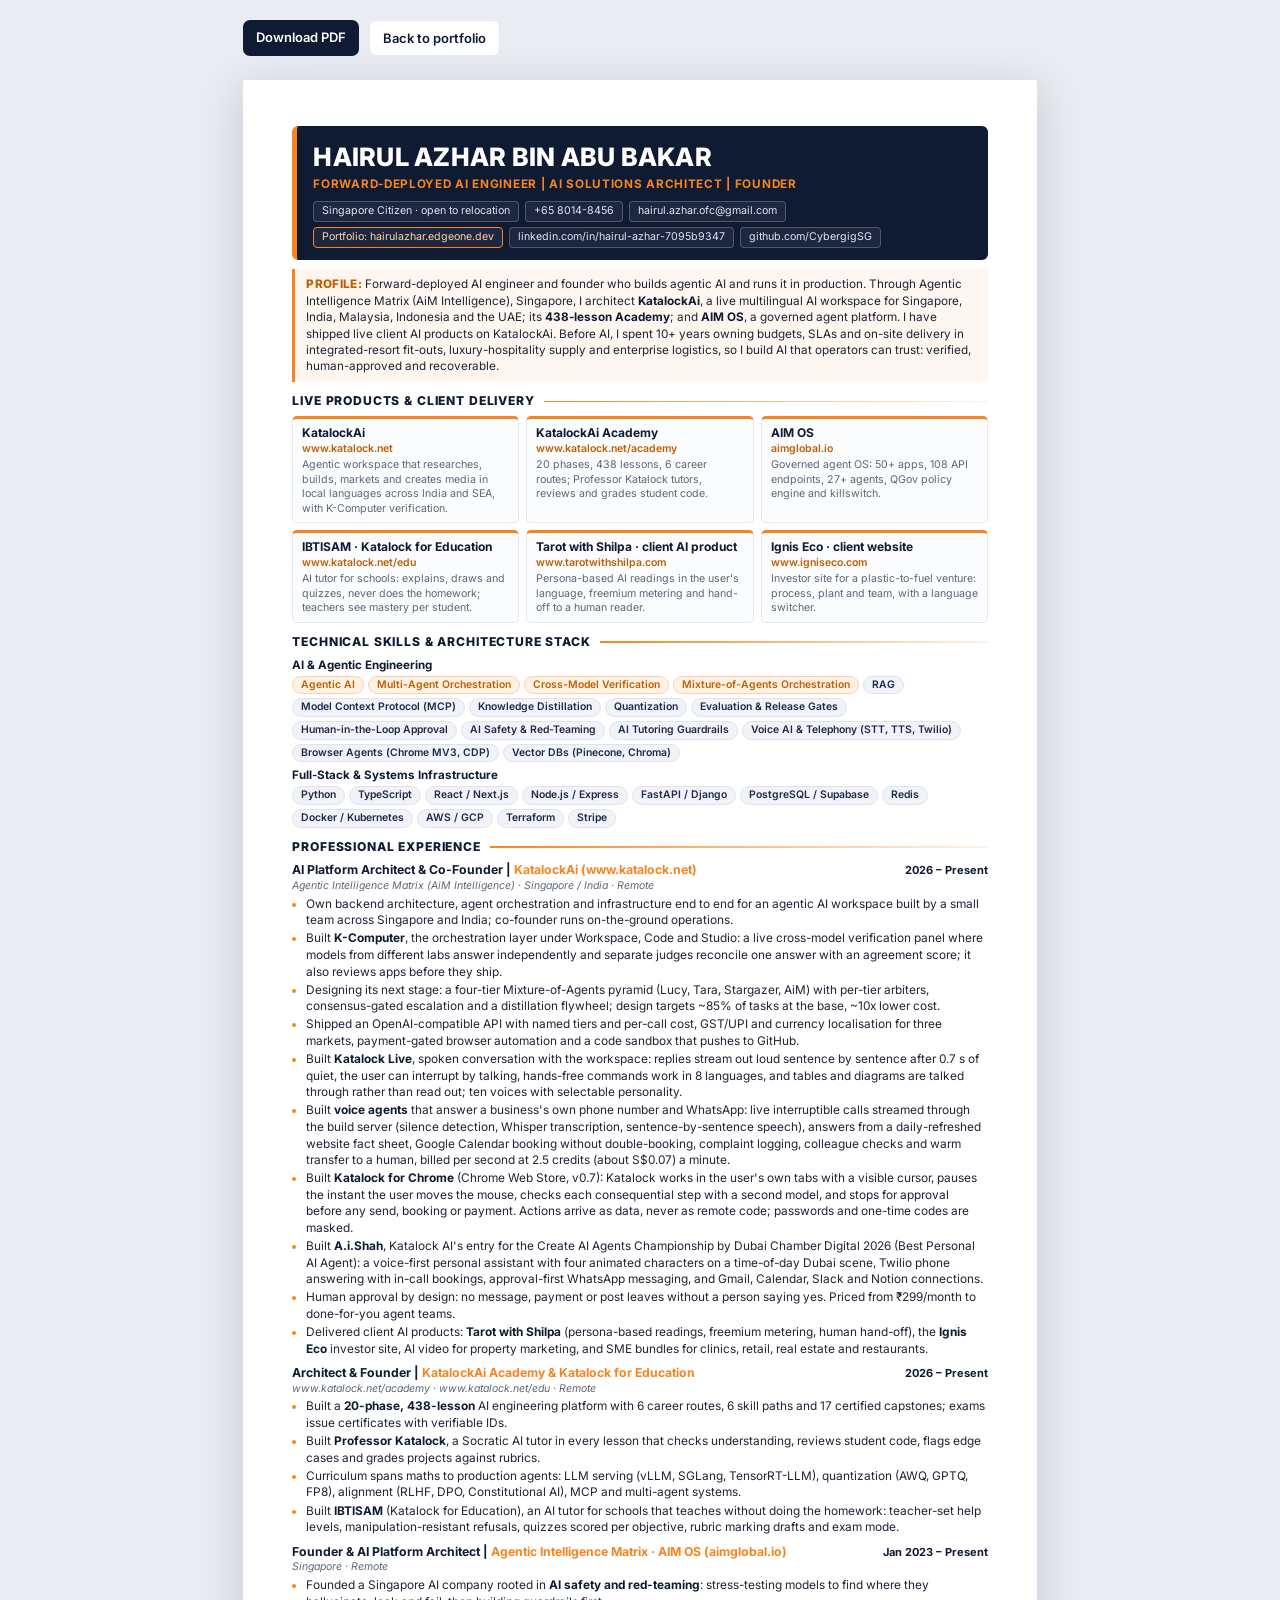
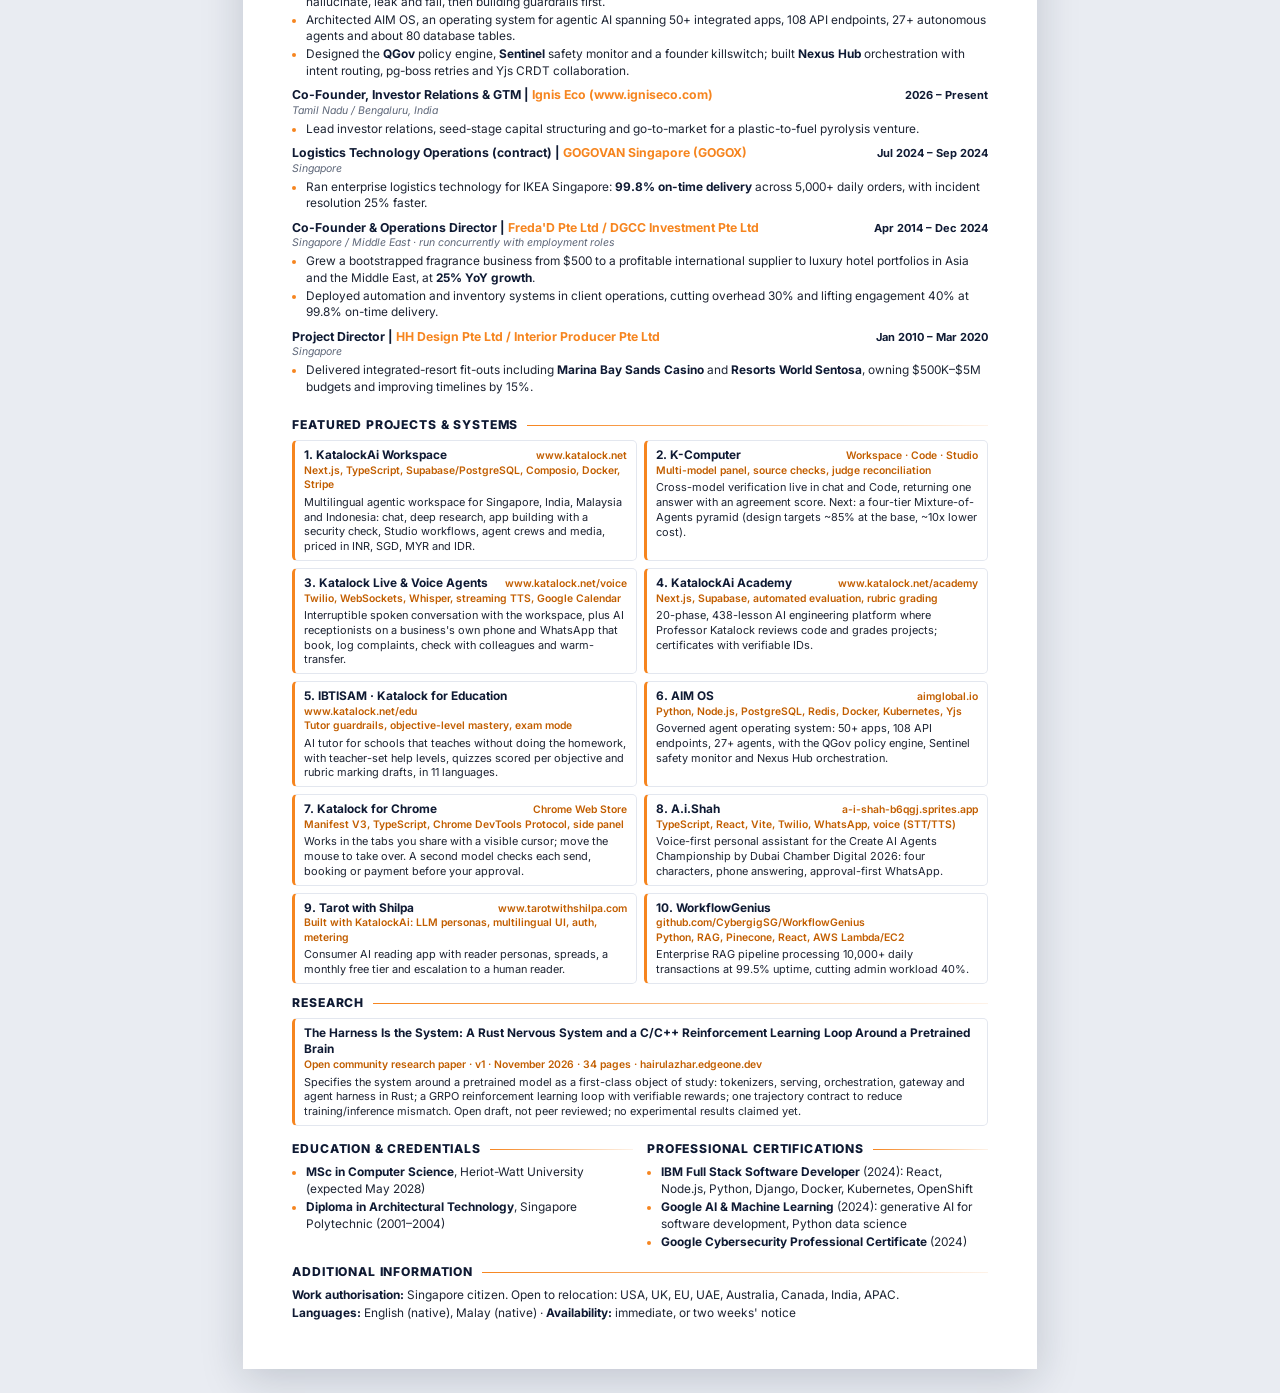
<file: resume.html>
<!DOCTYPE html>
<html lang="en">
<head>
<meta charset="utf-8">
<meta name="viewport" content="width=device-width, initial-scale=1">
<title>Hairul Azhar | Résumé</title>
<link rel="icon" href="assets/img/favicon.svg" type="image/svg+xml">
<link rel="stylesheet" href="resume.css">
</head>
<body>
<div class="toolbar">
  <a href="assets/Hairul_Azhar_Resume.pdf" download>Download PDF</a>
  <a class="alt" href="index.html">Back to portfolio</a>
</div>
<main class="page">

<header>
  <h1>HAIRUL AZHAR BIN ABU BAKAR</h1>
  <div class="title">Forward-Deployed AI Engineer | AI Solutions Architect | Founder</div>
  <div class="contact">
    <span>Singapore Citizen &middot; open to relocation</span>
    <a href="tel:+6580148456">+65 8014-8456</a>
    <a href="mailto:hairul.azhar.ofc@gmail.com">hairul.azhar.ofc@gmail.com</a>
    <a class="hl" href="https://hairulazhar.edgeone.dev">Portfolio: hairulazhar.edgeone.dev</a>
    <a href="https://www.linkedin.com/in/hairul-azhar-7095b9347">linkedin.com/in/hairul-azhar-7095b9347</a>
    <a href="https://github.com/CybergigSG">github.com/CybergigSG</a>
  </div>
</header>

<p class="summary"><span class="lab">PROFILE:</span> Forward-deployed AI engineer and founder who builds agentic AI and runs it in production. Through Agentic Intelligence Matrix (AiM Intelligence), Singapore, I architect <b>KatalockAi</b>, a live multilingual AI workspace for Singapore, India, Malaysia, Indonesia and the UAE; its <b>438-lesson Academy</b>; and <b>AIM OS</b>, a governed agent platform. I have shipped live client AI products on KatalockAi. Before AI, I spent 10+ years owning budgets, SLAs and on-site delivery in integrated-resort fit-outs, luxury-hospitality supply and enterprise logistics, so I build AI that operators can trust: verified, human-approved and recoverable.</p>

<h2>Live Products &amp; Client Delivery</h2>
<div class="cards">
  <div class="cardx"><h3>KatalockAi</h3><div class="u">www.katalock.net</div><p>Agentic workspace that researches, builds, markets and creates media in local languages across India and SEA, with K-Computer verification.</p></div>
  <div class="cardx"><h3>KatalockAi Academy</h3><div class="u">www.katalock.net/academy</div><p>20 phases, 438 lessons, 6 career routes; Professor Katalock tutors, reviews and grades student code.</p></div>
  <div class="cardx"><h3>AIM OS</h3><div class="u">aimglobal.io</div><p>Governed agent OS: 50+ apps, 108 API endpoints, 27+ agents, QGov policy engine and killswitch.</p></div>
</div>
<div class="cards" style="margin-top:7px">
  <div class="cardx"><h3>IBTISAM &middot; Katalock for Education</h3><div class="u">www.katalock.net/edu</div><p>AI tutor for schools: explains, draws and quizzes, never does the homework; teachers see mastery per student.</p></div>
  <div class="cardx"><h3>Tarot with Shilpa &middot; client AI product</h3><div class="u">www.tarotwithshilpa.com</div><p>Persona-based AI readings in the user's language, freemium metering and hand-off to a human reader.</p></div>
  <div class="cardx"><h3>Ignis Eco &middot; client website</h3><div class="u">www.igniseco.com</div><p>Investor site for a plastic-to-fuel venture: process, plant and team, with a language switcher.</p></div>
</div>

<h2>Technical Skills &amp; Architecture Stack</h2>
<div class="skills">
  <div class="lab">AI &amp; Agentic Engineering</div>
  <div class="chips"><span class="hot">Agentic AI</span><span class="hot">Multi-Agent Orchestration</span><span class="hot">Cross-Model Verification</span><span class="hot">Mixture-of-Agents Orchestration</span><span>RAG</span><span>Model Context Protocol (MCP)</span><span>Knowledge Distillation</span><span>Quantization</span><span>Evaluation &amp; Release Gates</span><span>Human-in-the-Loop Approval</span><span>AI Safety &amp; Red-Teaming</span><span>AI Tutoring Guardrails</span><span>Voice AI &amp; Telephony (STT, TTS, Twilio)</span><span>Browser Agents (Chrome MV3, CDP)</span><span>Vector DBs (Pinecone, Chroma)</span></div>
  <div class="lab">Full-Stack &amp; Systems Infrastructure</div>
  <div class="chips"><span>Python</span><span>TypeScript</span><span>React / Next.js</span><span>Node.js / Express</span><span>FastAPI / Django</span><span>PostgreSQL / Supabase</span><span>Redis</span><span>Docker / Kubernetes</span><span>AWS / GCP</span><span>Terraform</span><span>Stripe</span></div>
</div>

<h2>Professional Experience</h2>

<div class="job">
  <div class="jh"><div class="jt">AI Platform Architect &amp; Co-Founder | <span class="co">KatalockAi (www.katalock.net)</span></div><div class="jd">2026 &ndash; Present</div></div>
  <div class="loc">Agentic Intelligence Matrix (AiM Intelligence) &middot; Singapore / India &middot; Remote</div>
  <ul>
    <li>Own backend architecture, agent orchestration and infrastructure end to end for an agentic AI workspace built by a small team across Singapore and India; co-founder runs on-the-ground operations.</li>
    <li>Built <b>K-Computer</b>, the orchestration layer under Workspace, Code and Studio: a live cross-model verification panel where models from different labs answer independently and separate judges reconcile one answer with an agreement score; it also reviews apps before they ship.</li>
    <li>Designing its next stage: a four-tier Mixture-of-Agents pyramid (Lucy, Tara, Stargazer, AiM) with per-tier arbiters, consensus-gated escalation and a distillation flywheel; design targets ~85% of tasks at the base, ~10x lower cost.</li>
    <li>Shipped an OpenAI-compatible API with named tiers and per-call cost, GST/UPI and currency localisation for three markets, payment-gated browser automation and a code sandbox that pushes to GitHub.</li>
    <li>Built <b>Katalock Live</b>, spoken conversation with the workspace: replies stream out loud sentence by sentence after 0.7 s of quiet, the user can interrupt by talking, hands-free commands work in 8 languages, and tables and diagrams are talked through rather than read out; ten voices with selectable personality.</li>
    <li>Built <b>voice agents</b> that answer a business's own phone number and WhatsApp: live interruptible calls streamed through the build server (silence detection, Whisper transcription, sentence-by-sentence speech), answers from a daily-refreshed website fact sheet, Google Calendar booking without double-booking, complaint logging, colleague checks and warm transfer to a human, billed per second at 2.5 credits (about S$0.07) a minute.</li>
    <li>Built <b>Katalock for Chrome</b> (Chrome Web Store, v0.7): Katalock works in the user's own tabs with a visible cursor, pauses the instant the user moves the mouse, checks each consequential step with a second model, and stops for approval before any send, booking or payment. Actions arrive as data, never as remote code; passwords and one-time codes are masked.</li>
    <li>Built <b>A.i.Shah</b>, Katalock AI's entry for the Create AI Agents Championship by Dubai Chamber Digital 2026 (Best Personal AI Agent): a voice-first personal assistant with four animated characters on a time-of-day Dubai scene, Twilio phone answering with in-call bookings, approval-first WhatsApp messaging, and Gmail, Calendar, Slack and Notion connections.</li>
    <li>Human approval by design: no message, payment or post leaves without a person saying yes. Priced from &#8377;299/month to done-for-you agent teams.</li>
    <li>Delivered client AI products: <b>Tarot with Shilpa</b> (persona-based readings, freemium metering, human hand-off), the <b>Ignis Eco</b> investor site, AI video for property marketing, and SME bundles for clinics, retail, real estate and restaurants.</li>
  </ul>
</div>

<div class="job">
  <div class="jh"><div class="jt">Architect &amp; Founder | <span class="co">KatalockAi Academy &amp; Katalock for Education</span></div><div class="jd">2026 &ndash; Present</div></div>
  <div class="loc">www.katalock.net/academy &middot; www.katalock.net/edu &middot; Remote</div>
  <ul>
    <li>Built a <b>20-phase, 438-lesson</b> AI engineering platform with 6 career routes, 6 skill paths and 17 certified capstones; exams issue certificates with verifiable IDs.</li>
    <li>Built <b>Professor Katalock</b>, a Socratic AI tutor in every lesson that checks understanding, reviews student code, flags edge cases and grades projects against rubrics.</li>
    <li>Curriculum spans maths to production agents: LLM serving (vLLM, SGLang, TensorRT-LLM), quantization (AWQ, GPTQ, FP8), alignment (RLHF, DPO, Constitutional AI), MCP and multi-agent systems.</li>
    <li>Built <b>IBTISAM</b> (Katalock for Education), an AI tutor for schools that teaches without doing the homework: teacher-set help levels, manipulation-resistant refusals, quizzes scored per objective, rubric marking drafts and exam mode.</li>
  </ul>
</div>

<div class="job">
  <div class="jh"><div class="jt">Founder &amp; AI Platform Architect | <span class="co">Agentic Intelligence Matrix &middot; AIM OS (aimglobal.io)</span></div><div class="jd">Jan 2023 &ndash; Present</div></div>
  <div class="loc">Singapore &middot; Remote</div>
  <ul>
    <li>Founded a Singapore AI company rooted in <b>AI safety and red-teaming</b>: stress-testing models to find where they hallucinate, leak and fail, then building guardrails first.</li>
    <li>Architected AIM OS, an operating system for agentic AI spanning 50+ integrated apps, 108 API endpoints, 27+ autonomous agents and about 80 database tables.</li>
    <li>Designed the <b>QGov</b> policy engine, <b>Sentinel</b> safety monitor and a founder killswitch; built <b>Nexus Hub</b> orchestration with intent routing, pg-boss retries and Yjs CRDT collaboration.</li>
  </ul>
</div>

<div class="job">
  <div class="jh"><div class="jt">Co-Founder, Investor Relations &amp; GTM | <span class="co">Ignis Eco (www.igniseco.com)</span></div><div class="jd">2026 &ndash; Present</div></div>
  <div class="loc">Tamil Nadu / Bengaluru, India</div>
  <ul><li>Lead investor relations, seed-stage capital structuring and go-to-market for a plastic-to-fuel pyrolysis venture.</li></ul>
</div>

<div class="job">
  <div class="jh"><div class="jt">Logistics Technology Operations (contract) | <span class="co">GOGOVAN Singapore (GOGOX)</span></div><div class="jd">Jul 2024 &ndash; Sep 2024</div></div>
  <div class="loc">Singapore</div>
  <ul><li>Ran enterprise logistics technology for IKEA Singapore: <b>99.8% on-time delivery</b> across 5,000+ daily orders, with incident resolution 25% faster.</li></ul>
</div>

<div class="job">
  <div class="jh"><div class="jt">Co-Founder &amp; Operations Director | <span class="co">Freda'D Pte Ltd / DGCC Investment Pte Ltd</span></div><div class="jd">Apr 2014 &ndash; Dec 2024</div></div>
  <div class="loc">Singapore / Middle East &middot; run concurrently with employment roles</div>
  <ul>
    <li>Grew a bootstrapped fragrance business from $500 to a profitable international supplier to luxury hotel portfolios in Asia and the Middle East, at <b>25% YoY growth</b>.</li>
    <li>Deployed automation and inventory systems in client operations, cutting overhead 30% and lifting engagement 40% at 99.8% on-time delivery.</li>
  </ul>
</div>

<div class="job">
  <div class="jh"><div class="jt">Project Director | <span class="co">HH Design Pte Ltd / Interior Producer Pte Ltd</span></div><div class="jd">Jan 2010 &ndash; Mar 2020</div></div>
  <div class="loc">Singapore</div>
  <ul><li>Delivered integrated-resort fit-outs including <b>Marina Bay Sands Casino</b> and <b>Resorts World Sentosa</b>, owning $500K&ndash;$5M budgets and improving timelines by 15%.</li></ul>
</div>

<h2 class="pb">Featured Projects &amp; Systems</h2>
<div class="pgrid">
  <div class="proj"><div class="ph"><span class="pt">1. KatalockAi Workspace</span><span class="pu">www.katalock.net</span></div>
    <div class="stack">Next.js, TypeScript, Supabase/PostgreSQL, Composio, Docker, Stripe</div>
    <p>Multilingual agentic workspace for Singapore, India, Malaysia and Indonesia: chat, deep research, app building with a security check, Studio workflows, agent crews and media, priced in INR, SGD, MYR and IDR.</p></div>
  <div class="proj"><div class="ph"><span class="pt">2. K-Computer</span><span class="pu">Workspace &middot; Code &middot; Studio</span></div>
    <div class="stack">Multi-model panel, source checks, judge reconciliation</div>
    <p>Cross-model verification live in chat and Code, returning one answer with an agreement score. Next: a four-tier Mixture-of-Agents pyramid (design targets ~85% at the base, ~10x lower cost).</p></div>
  <div class="proj"><div class="ph"><span class="pt">3. Katalock Live &amp; Voice Agents</span><span class="pu">www.katalock.net/voice</span></div>
    <div class="stack">Twilio, WebSockets, Whisper, streaming TTS, Google Calendar</div>
    <p>Interruptible spoken conversation with the workspace, plus AI receptionists on a business's own phone and WhatsApp that book, log complaints, check with colleagues and warm-transfer.</p></div>
  <div class="proj"><div class="ph"><span class="pt">4. KatalockAi Academy</span><span class="pu">www.katalock.net/academy</span></div>
    <div class="stack">Next.js, Supabase, automated evaluation, rubric grading</div>
    <p>20-phase, 438-lesson AI engineering platform where Professor Katalock reviews code and grades projects; certificates with verifiable IDs.</p></div>
  <div class="proj"><div class="ph"><span class="pt">5. IBTISAM &middot; Katalock for Education</span><span class="pu">www.katalock.net/edu</span></div>
    <div class="stack">Tutor guardrails, objective-level mastery, exam mode</div>
    <p>AI tutor for schools that teaches without doing the homework, with teacher-set help levels, quizzes scored per objective and rubric marking drafts, in 11 languages.</p></div>
  <div class="proj"><div class="ph"><span class="pt">6. AIM OS</span><span class="pu">aimglobal.io</span></div>
    <div class="stack">Python, Node.js, PostgreSQL, Redis, Docker, Kubernetes, Yjs</div>
    <p>Governed agent operating system: 50+ apps, 108 API endpoints, 27+ agents, with the QGov policy engine, Sentinel safety monitor and Nexus Hub orchestration.</p></div>
  <div class="proj"><div class="ph"><span class="pt">7. Katalock for Chrome</span><span class="pu">Chrome Web Store</span></div>
    <div class="stack">Manifest V3, TypeScript, Chrome DevTools Protocol, side panel</div>
    <p>Works in the tabs you share with a visible cursor; move the mouse to take over. A second model checks each send, booking or payment before your approval.</p></div>
  <div class="proj"><div class="ph"><span class="pt">8. A.i.Shah</span><span class="pu">a-i-shah-b6qgj.sprites.app</span></div>
    <div class="stack">TypeScript, React, Vite, Twilio, WhatsApp, voice (STT/TTS)</div>
    <p>Voice-first personal assistant for the Create AI Agents Championship by Dubai Chamber Digital 2026: four characters, phone answering, approval-first WhatsApp.</p></div>
  <div class="proj"><div class="ph"><span class="pt">9. Tarot with Shilpa</span><span class="pu">www.tarotwithshilpa.com</span></div>
    <div class="stack">Built with KatalockAi: LLM personas, multilingual UI, auth, metering</div>
    <p>Consumer AI reading app with reader personas, spreads, a monthly free tier and escalation to a human reader.</p></div>
  <div class="proj"><div class="ph"><span class="pt">10. WorkflowGenius</span><span class="pu">github.com/CybergigSG/WorkflowGenius</span></div>
    <div class="stack">Python, RAG, Pinecone, React, AWS Lambda/EC2</div>
    <p>Enterprise RAG pipeline processing 10,000+ daily transactions at 99.5% uptime, cutting admin workload 40%.</p></div>
</div>

<h2>Research</h2>
<div class="proj" style="margin-bottom:4px"><div class="ph"><span class="pt" style="white-space:normal">The Harness Is the System: A Rust Nervous System and a C/C++ Reinforcement Learning Loop Around a Pretrained Brain</span></div>
  <div class="stack">Open community research paper &middot; v1 &middot; November 2026 &middot; 34 pages &middot; hairulazhar.edgeone.dev</div>
  <p>Specifies the system around a pretrained model as a first-class object of study: tokenizers, serving, orchestration, gateway and agent harness in Rust; a GRPO reinforcement learning loop with verifiable rewards; one trajectory contract to reduce training/inference mismatch. Open draft, not peer reviewed; no experimental results claimed yet.</p></div>

<div class="cols">
  <div>
    <h2>Education &amp; Credentials</h2>
    <ul class="blist">
      <li><b>MSc in Computer Science</b>, Heriot-Watt University (expected May 2028)</li>
      <li><b>Diploma in Architectural Technology</b>, Singapore Polytechnic (2001&ndash;2004)</li>
    </ul>
  </div>
  <div>
    <h2>Professional Certifications</h2>
    <ul class="blist">
      <li><b>IBM Full Stack Software Developer</b> (2024): React, Node.js, Python, Django, Docker, Kubernetes, OpenShift</li>
      <li><b>Google AI &amp; Machine Learning</b> (2024): generative AI for software development, Python data science</li>
      <li><b>Google Cybersecurity Professional Certificate</b> (2024)</li>
    </ul>
  </div>
</div>

<h2>Additional Information</h2>
<div class="extra">
  <p><b>Work authorisation:</b> Singapore citizen. Open to relocation: USA, UK, EU, UAE, Australia, Canada, India, APAC.</p>
  <p><b>Languages:</b> English (native), Malay (native) &middot; <b>Availability:</b> immediate, or two weeks' notice</p>
</div>

</main>
</body>
</html>
</file>
<file: resume.css>
@import url("https://fonts.googleapis.com/css2?family=Inter:wght@400;500;600;700;800&display=swap");
:root{--navy:#0f1a33;--navy2:#1b2a4d;--orange:#f6851f;--orange-dk:#c25e00;--orange-soft:#fff1e3;--ink:#1d2433;--muted:#5d6678;--line:#e3e7ef}
*{box-sizing:border-box}
html{background:#e9ecf2}
body{margin:0;font-family:Inter,"Helvetica Neue",Arial,sans-serif;color:var(--ink);font-size:8.9pt;line-height:1.4;-webkit-print-color-adjust:exact;print-color-adjust:exact}
a{color:inherit;text-decoration:none}
.page{width:210mm;margin:24px auto;background:#fff;padding:12mm 13mm;box-shadow:0 10px 40px rgba(15,26,51,.18)}
.toolbar{width:210mm;margin:20px auto 0;display:flex;gap:10px;flex-wrap:wrap;font-size:13px}
.toolbar a{background:var(--navy);color:#fff;padding:8px 13px;border-radius:7px;font-weight:600}
.toolbar a.alt{background:#fff;color:var(--navy);border:1px solid var(--line)}

header{background:var(--navy);color:#fff;border-radius:6px;padding:13px 16px 12px;border-left:5px solid var(--orange)}
header h1{margin:0;font-size:19pt;letter-spacing:.01em;font-weight:800}
header .title{color:var(--orange);font-weight:700;font-size:8.8pt;letter-spacing:.06em;text-transform:uppercase;margin-top:2px}
header .contact{display:flex;flex-wrap:wrap;gap:5px 6px;margin-top:9px}
header .contact a,header .contact span{font-size:8pt;color:#dfe5f3;border:1px solid rgba(255,255,255,.22);background:rgba(255,255,255,.06);border-radius:4px;padding:2px 8px}
header .contact .hl{border-color:var(--orange);color:#ffd2a8}

.summary{margin:9px 0 0;padding:7px 11px;border-left:3px solid var(--orange);background:#fff7ef;border-radius:0 5px 5px 0;font-size:8.8pt}
.summary b{color:var(--navy)}
.summary .lab{color:var(--orange-dk);font-weight:800;letter-spacing:.03em}

h2{display:flex;align-items:center;gap:9px;margin:11px 0 6px;font-size:9.1pt;letter-spacing:.07em;text-transform:uppercase;color:var(--navy);font-weight:800;break-after:avoid}
h2:after{content:"";flex:1;height:1.5px;background:linear-gradient(90deg,var(--orange),rgba(246,133,31,.1))}

.cards{display:grid;grid-template-columns:repeat(3,1fr);gap:7px}
.cardx{border:1px solid var(--line);border-top:3px solid var(--orange);border-radius:5px;padding:6px 9px;break-inside:avoid;background:#fbfcfe}
.cardx h3{margin:0;font-size:9pt;color:var(--navy)}
.cardx .u{color:var(--orange-dk);font-weight:600;font-size:7.9pt}
.cardx p{margin:2px 0 0;font-size:8pt;color:var(--muted);line-height:1.35}

.skills .lab{font-weight:700;color:var(--navy);font-size:8.7pt;margin:5px 0 3px}
.chips{display:flex;flex-wrap:wrap;gap:4px}
.chips span{font-size:7.8pt;background:#f1f3f8;border:1px solid #dfe3ec;color:var(--navy2);border-radius:999px;padding:1px 8px;font-weight:600}
.chips span.hot{background:var(--orange-soft);border-color:#ffd2a8;color:var(--orange-dk)}

.job{margin-bottom:7px}
.job .jh,.job .loc{break-after:avoid}
.job .jh{display:flex;justify-content:space-between;gap:10px;align-items:baseline}
.job .jt{font-weight:700;color:var(--navy);font-size:9.2pt}
.job .jt .co{color:var(--orange)}
.job .jd{font-weight:700;font-size:8.3pt;color:var(--navy);white-space:nowrap}
.job .loc{font-size:7.9pt;color:var(--muted);font-style:italic}
.job ul{margin:2px 0 0;padding-left:14px}
.job li{margin:1.5px 0;break-inside:avoid}
.job li::marker{color:var(--orange)}
.job li b{color:var(--navy)}

.pgrid{display:grid;grid-template-columns:1fr 1fr;gap:7px}
.proj{border:1px solid var(--line);border-left:3px solid var(--orange);border-radius:5px;padding:6px 9px;break-inside:avoid}
.proj .ph{display:flex;flex-wrap:wrap;justify-content:space-between;gap:0 8px;align-items:baseline}
.proj .pt{white-space:nowrap}
.proj .pt{font-weight:700;color:var(--navy);font-size:8.9pt}
.proj .pu{color:var(--orange-dk);font-weight:600;font-size:7.8pt;white-space:nowrap}
.proj .stack{font-size:7.8pt;color:var(--orange-dk);font-weight:600}
.proj p{margin:2px 0 0;font-size:8.2pt;line-height:1.35}

.cols{display:grid;grid-template-columns:1fr 1fr;gap:14px}
.blist{margin:0;padding-left:14px}
.blist li{margin:2px 0}
.blist li::marker{color:var(--orange)}
.blist b{color:var(--navy)}
.extra p{margin:2px 0}
.extra b{color:var(--navy)}

h2.pb{break-before:page}
@media screen{h2.pb{margin-top:22px}}
@page{size:A4;margin:11mm 12mm 14mm}
@media print{
  html{background:#fff}
  .toolbar{display:none}
  .page{margin:0;box-shadow:none;width:auto;padding:0}
}
@media screen and (max-width:820px){
  .page,.toolbar{width:auto;margin:12px}
  .page{padding:18px 16px}
  .cards,.cols,.pgrid{grid-template-columns:1fr}
  .job .jh,.proj .ph{flex-direction:column;gap:0}
}
</file>
